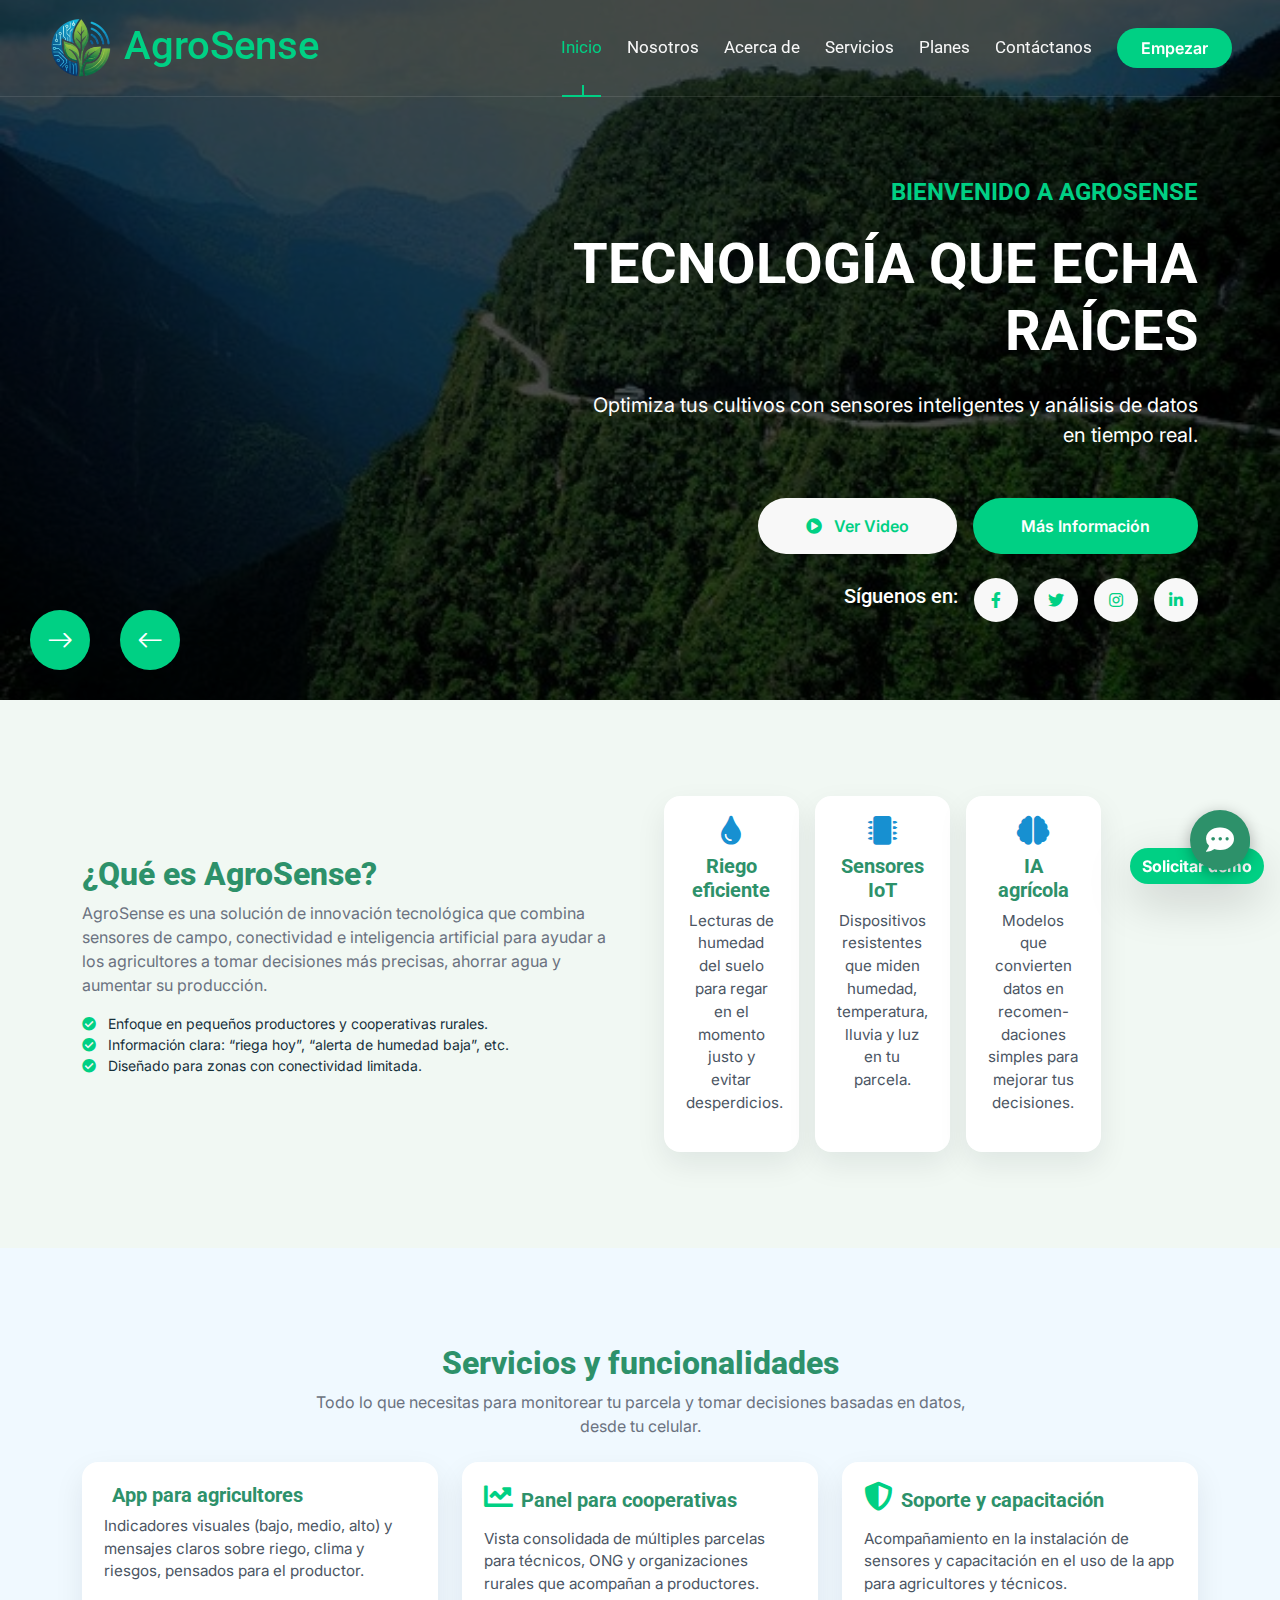
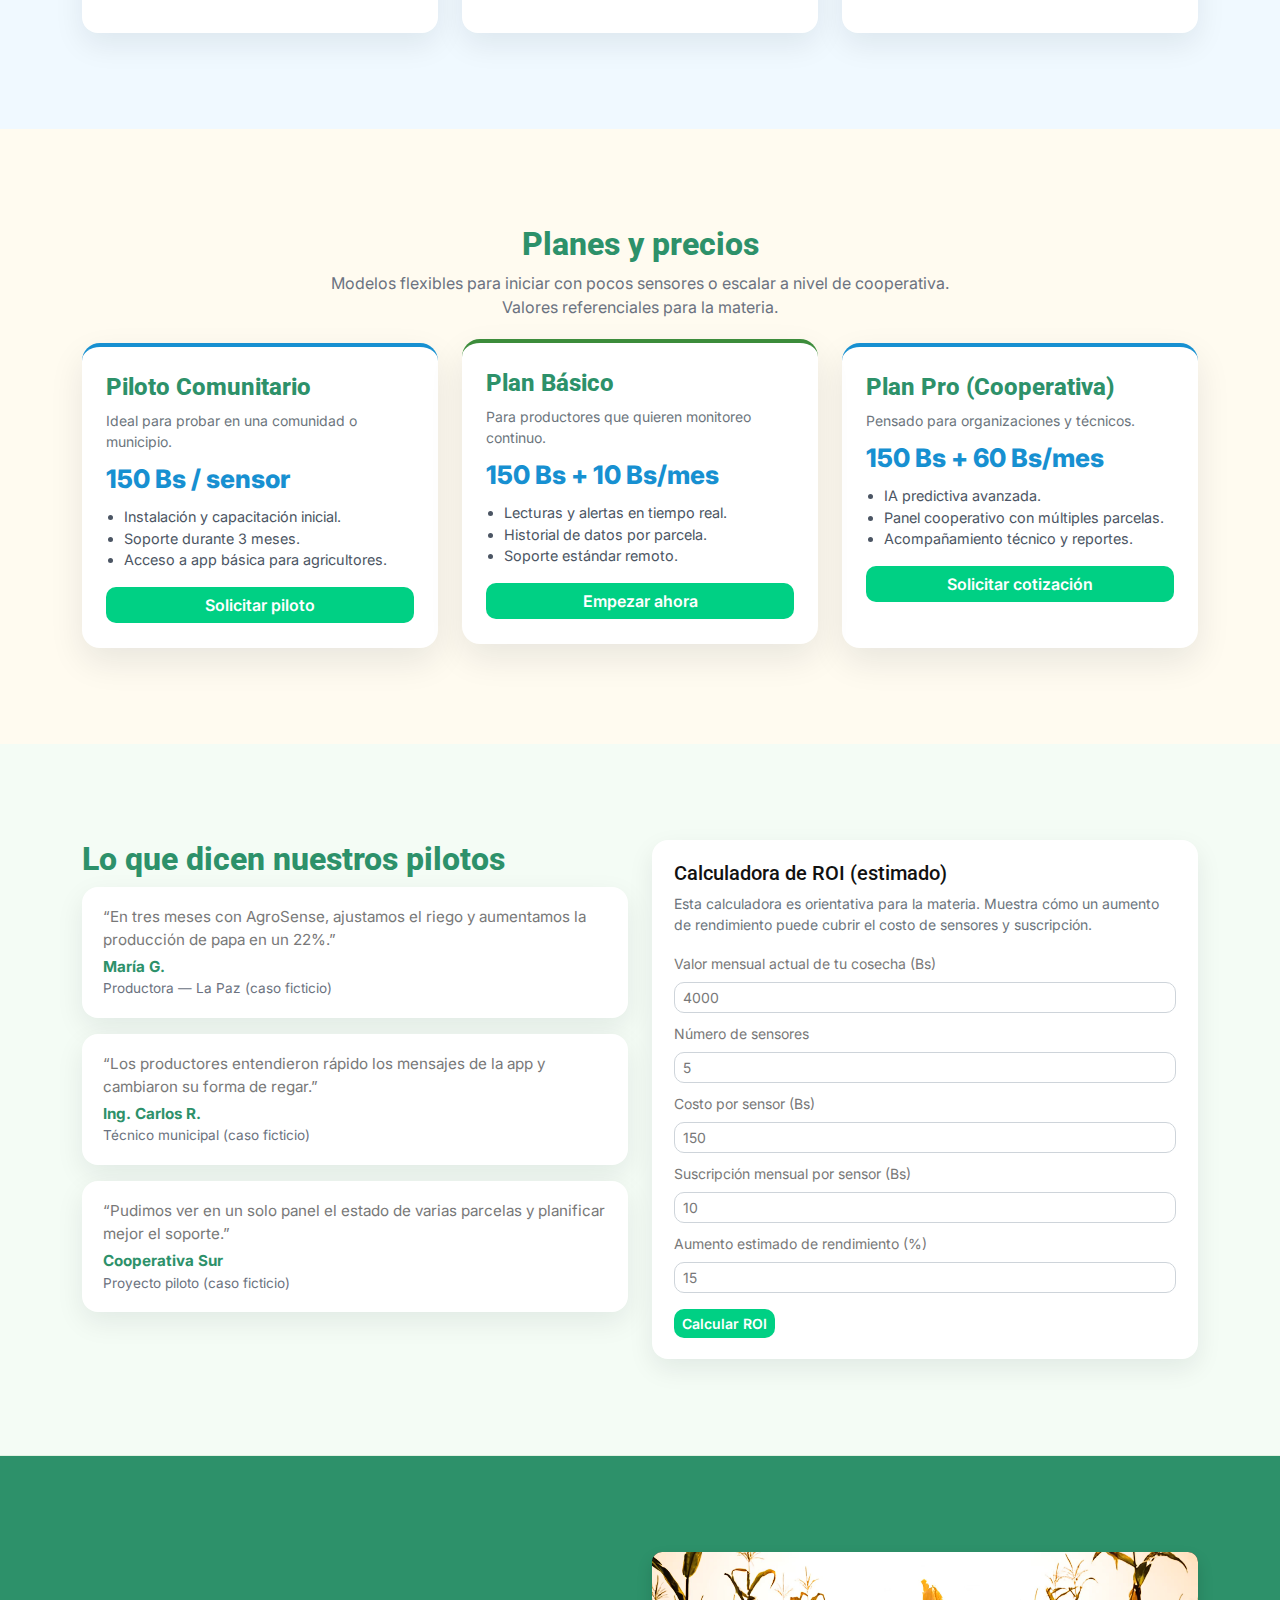
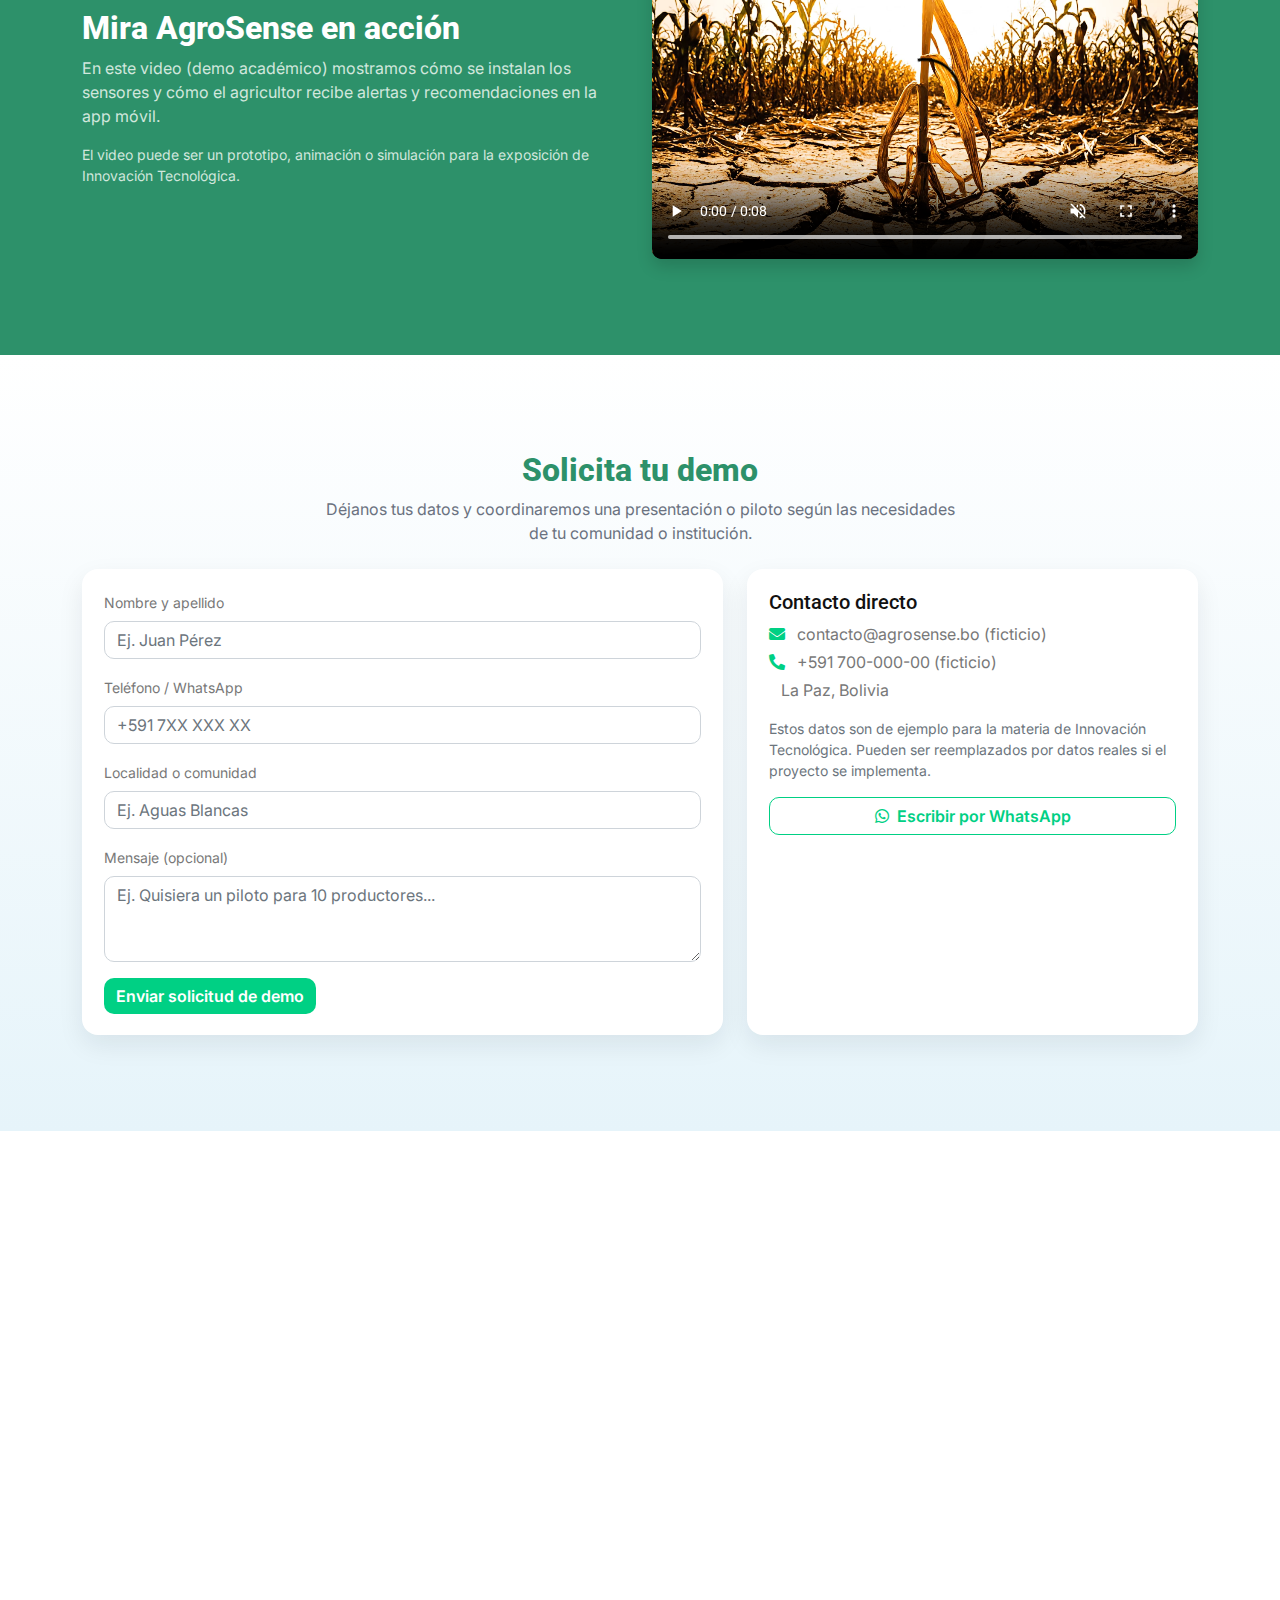
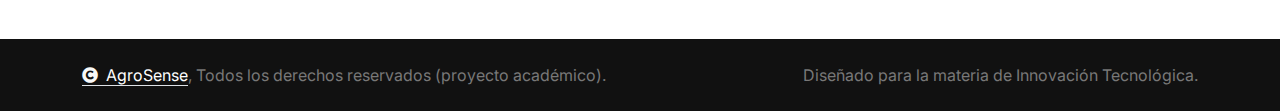
<file: index.html>
<!DOCTYPE html>
<html lang="es">

<head>
    <meta charset="utf-8">
    <title>AgroSense - Sensores e IA para la agricultura</title>
    <meta content="width=device-width, initial-scale=1.0" name="viewport">
    <meta name="keywords" content="AgroSense, sensores agrícolas, riego inteligente, IoT agricultura, IA agrícola">
    <meta name="description" content="AgroSense combina sensores IoT e inteligencia artificial para ayudar a pequeños productores y cooperativas a tomar mejores decisiones de riego y manejo de cultivos.">

    <!-- Google Web Fonts -->
    <link rel="preconnect" href="https://fonts.googleapis.com">
    <link rel="preconnect" href="https://fonts.gstatic.com" crossorigin>
    <link href="https://fonts.googleapis.com/css2?family=Inter:wght@100..900&family=Roboto:wght@400;500;700;900&display=swap" rel="stylesheet">

    <!-- Icon Font Stylesheet -->
    <link rel="stylesheet" href="https://use.fontawesome.com/releases/v5.15.4/css/all.css" />
    <link href="https://cdn.jsdelivr.net/npm/bootstrap-icons@1.4.1/font/bootstrap-icons.css" rel="stylesheet">

    <!-- Libraries Stylesheet -->
    <link rel="stylesheet" href="lib/animate/animate.min.css" />
    <link href="lib/lightbox/css/lightbox.min.css" rel="stylesheet">
    <link href="lib/owlcarousel/assets/owl.carousel.min.css" rel="stylesheet">

    <!-- Customized Bootstrap Stylesheet -->
    <link href="css/bootstrap.min.css" rel="stylesheet">

    <!-- Template Stylesheet -->
    <link href="css/style.css" rel="stylesheet">

    <!-- Estilos propios para AgroSense -->
    <style>
        :root {
            --agro-primary: #1790D1;
            --agro-secondary: #3C8C3B;
            --agro-text-dark: #2d916a;
            /* Nuevos colores de fondo */
            --bg-nature: #f1f8f3;  /* Verde muy suave */
            --bg-tech: #f0f9ff;    /* Azul muy suave */
            --bg-soil: #fffbf0;    /* Beige tierra suave */
        }

        body {
            font-family: "Inter", system-ui, -apple-system, "Segoe UI", Roboto, sans-serif;
        }

        /* CLASES DE FONDO NUEVAS */
        .bg-nature { background-color: var(--bg-nature) !important; }
        .bg-tech { background-color: var(--bg-tech) !important; }
        .bg-soil { background-color: var(--bg-soil) !important; }
        
        .bg-dark-agro { 
            background-color: var(--agro-text-dark) !important; 
            color: #fff !important;
        }

        /* Ajustes de texto para el fondo oscuro */
        .bg-dark-agro .agro-section-title { color: #fff !important; }
        .bg-dark-agro .agro-section-subtitle { color: #d1e7dd !important; }
        .bg-dark-agro .text-muted { color: #a3cfbb !important; }

        /* Estilos de tarjetas existentes... */
        .agro-section-title {
            font-size: 2rem;
            font-weight: 800;
            color: var(--agro-text-dark);
            margin-bottom: .5rem;
        }

        .agro-section-subtitle {
            color: #6b7280;
            max-width: 650px;
        }

        .agro-feature-card {
            background: #ffffff;
            border-radius: 16px;
            padding: 1.3rem 1.4rem;
            box-shadow: 0 12px 30px rgba(15, 23, 42, 0.08);
            height: 100%;
        }

        .agro-feature-card i {
            font-size: 1.8rem;
            margin-bottom: .5rem;
            color: var(--agro-primary);
        }

        .agro-feature-card h5 {
            font-weight: 700;
            color: var(--agro-text-dark);
        }

        .agro-feature-card p {
            font-size: .95rem;
            color: #4b5563;
        }

        .agro-pricing-card {
            background: #ffffff;
            border-radius: 18px;
            padding: 1.6rem 1.5rem;
            box-shadow: 0 14px 35px rgba(15, 23, 42, 0.09);
            border-top: 4px solid var(--agro-primary);
            height: 100%;
        }

        .agro-pricing-card.highlight {
            border-top-color: var(--agro-secondary);
            transform: translateY(-4px);
        }

        .agro-pricing-card h4 {
            font-weight: 800;
            color: var(--agro-text-dark);
        }

        .agro-pricing-price {
            font-size: 1.6rem;
            font-weight: 800;
            color: var(--agro-primary);
        }

        .agro-pricing-card ul {
            padding-left: 1.1rem;
            font-size: .9rem;
            color: #4b5563;
        }

        .agro-testimonial-card {
            background: #ffffff;
            border-radius: 16px;
            padding: 1.2rem 1.3rem;
            box-shadow: 0 10px 28px rgba(15, 23, 42, 0.08);
            font-size: .95rem;
        }

        .agro-testimonial-name {
            font-weight: 700;
            color: var(--agro-text-dark);
        }

        .agro-testimonial-role {
            font-size: .85rem;
            color: #6b7280;
        }

        .agro-roi-card,
        .agro-contact-card {
            background: #ffffff;
            border-radius: 16px;
            padding: 1.3rem 1.4rem;
            box-shadow: 0 10px 26px rgba(15, 23, 42, 0.08);
        }

        #roiResult {
            background: linear-gradient(135deg, var(--agro-primary), var(--agro-secondary));
            border-radius: 12px;
            color: #fff;
            padding: .9rem 1rem;
            font-size: .9rem;
            font-weight: 600;
            margin-top: .8rem;
        }

        .sticky-cta {
            position: fixed;
            right: 1rem;
            bottom: 1rem;
            z-index: 999;
        }

        .sticky-cta .btn {
            border-radius: 999px;
            font-weight: 700;
        }


        /* --- BARRA DE NAVEGACIÓN AGROSENSE (SCROLL) --- */

        /* 1. Al bajar (scroll), el fondo cambia a Verde Oscuro en lugar de blanco */
        .sticky-top.navbar-light {
            background-color: var(--agro-text-dark) !important;
            box-shadow: 0 4px 15px rgba(0, 0, 0, 0.1); /* Sombra suave */
        }

        /* 2. Al bajar, el color de las letras cambia a Blanco para que se lean bien */
        .sticky-top.navbar-light .navbar-nav .nav-link {
            color: #ffffff !important;
            font-weight: 500;
        }

        /* 3. Efecto Hover (pasar el mouse) al bajar: Verde Claro brillante */
        .sticky-top.navbar-light .navbar-nav .nav-link:hover,
        .sticky-top.navbar-light .navbar-nav .nav-link.active {
            color: #4ade80 !important; /* Un verde luz muy legible sobre fondo oscuro */
        }

        /* 4. Ajuste para el botón de menú en celulares (Hamburguesa) */
        .sticky-top.navbar-light .navbar-toggler {
            color: #fff !important;
            border-color: rgba(255,255,255,0.5) !important;
        }

        /* (Opcional) Asegura que el logo se vea bien si es transparente */
        .sticky-top.navbar-light .navbar-brand h1 {
            color: #fff !important; /* Texto del logo en blanco si fuera texto */
        }
    </style>
</head>

<body>

    <!-- Spinner Start -->
    <div id="spinner" class="show bg-white position-fixed translate-middle w-100 vh-100 top-50 start-50 d-flex align-items-center justify-content-center">
        <div class="spinner-border text-primary" style="width: 3rem; height: 3rem;" role="status">
            <span class="sr-only">Loading...</span>
        </div>
    </div>
    <!-- Spinner End -->

    <!-- Topbar Start (comentado)
    ...
    -->

    <!-- Navbar & Hero Start -->
    <div class="container-fluid position-relative p-0">
        <nav class="navbar navbar-expand-lg navbar-light px-4 px-lg-5 py-3 py-lg-0">
            <a href="index.html" class="navbar-brand p-0">
                <h1 class="text-primary mb-0">
                    <img src="img/logo_a.png" alt="logo"> AgroSense
                </h1>
            </a>
            <button class="navbar-toggler" type="button" data-bs-toggle="collapse" data-bs-target="#navbarCollapse">
                <span class="fa fa-bars"></span>
            </button>
            <div class="collapse navbar-collapse" id="navbarCollapse">
                <div class="navbar-nav ms-auto py-0">
                    <a href="index.html" class="nav-item nav-link active">Inicio</a>
                    <a href="nosotros.html"  class="nav-item nav-link">Nosotros</a>
                    <a href="#acerca" class="nav-item nav-link">Acerca de</a>
                    <a href="#servicios" class="nav-item nav-link">Servicios</a>
                    <a href="#planes" class="nav-item nav-link">Planes</a>
                    <a href="#contacto" class="nav-item nav-link">Contáctanos</a>
                </div>
                <a href="demo.html" class="btn btn-primary rounded-pill py-2 px-4 my-3 my-lg-0 flex-shrink-0">Empezar</a>
            </div>
        </nav>

        <!-- Carousel Start -->
        <div class="header-carousel owl-carousel">
            <div class="header-carousel-item">
                <img src="img/yungas.jpg" class="img-fluid w-100" alt="Image">
                <div class="carousel-caption">
                    <div class="container">
                        <div class="row gy-0 gx-5">
                            <div class="col-lg-0 col-xl-5"></div>
                            <div class="col-xl-7 animated fadeInLeft">
                                <div class="text-sm-center text-md-end">
                                    <h4 class="text-primary text-uppercase fw-bold mb-4">Bienvenido a AgroSense</h4>
                                    <h1 class="display-4 text-uppercase text-white mb-4">Tecnología que echa raíces</h1>
                                    <p class="mb-5 fs-5">Optimiza tus cultivos con sensores inteligentes y análisis de datos en tiempo real.
                                    </p>
                                    <div class="d-flex justify-content-center justify-content-md-end flex-shrink-0 mb-4">
                                        <a class="btn btn-light rounded-pill py-3 px-4 px-md-5 me-2" href="#video"><i class="fas fa-play-circle me-2"></i> Ver Video</a>
                                        <a class="btn btn-primary rounded-pill py-3 px-4 px-md-5 ms-2" href="#servicios">Más Información</a>
                                    </div>
                                    <div class="d-flex align-items-center justify-content-center justify-content-md-end">
                                        <h2 class="text-white me-2 fs-5">Síguenos en:</h2>
                                        <div class="d-flex justify-content-end ms-2">
                                            <a class="btn btn-md-square btn-light rounded-circle me-2" href="#"><i class="fab fa-facebook-f"></i></a>
                                            <a class="btn btn-md-square btn-light rounded-circle mx-2" href="#"><i class="fab fa-twitter"></i></a>
                                            <a class="btn btn-md-square btn-light rounded-circle mx-2" href="#"><i class="fab fa-instagram"></i></a>
                                            <a class="btn btn-md-square btn-light rounded-circle ms-2" href="#"><i class="fab fa-linkedin-in"></i></a>
                                        </div>
                                    </div>
                                </div>
                            </div>
                        </div>
                    </div>
                </div>
            </div>
            <div class="header-carousel-item">
                <img src="img/yungas_m.jpg" class="img-fluid w-100" alt="Image">
                <div class="carousel-caption">
                    <div class="container">
                        <div class="row g-5">
                            <div class="col-12 animated fadeInUp">
                                <div class="text-center">
                                    <h4 class="text-primary text-uppercase fw-bold mb-4">Bienvenido a AgroSense</h4>
                                    <h1 class="display-4 text-uppercase text-white mb-4">Tecnología que echa raíces</h1>
                                    <p class="mb-5 fs-5">Lleva la precisión de los datos a cada decisión en tu parcela: riego, fertilización y prevención de riesgos.
                                    </p>
                                    <div class="d-flex justify-content-center flex-shrink-0 mb-4">
                                        <a class="btn btn-light rounded-pill py-3 px-4 px-md-5 me-2" href="#video"><i class="fas fa-play-circle me-2"></i> Ver Video</a>
                                        <a class="btn btn-primary rounded-pill py-3 px-4 px-md-5 ms-2" href="#planes">Ver Planes</a>
                                    </div>
                                    <div class="d-flex align-items-center justify-content-center">
                                        <h2 class="text-white me-2 fs-5">Síguenos en:</h2>
                                        <div class="d-flex justify-content-end ms-2">
                                            <a class="btn btn-md-square btn-light rounded-circle me-2" href="#"><i class="fab fa-facebook-f"></i></a>
                                            <a class="btn btn-md-square btn-light rounded-circle mx-2" href="#"><i class="fab fa-twitter"></i></a>
                                            <a class="btn btn-md-square btn-light rounded-circle mx-2" href="#"><i class="fab fa-instagram"></i></a>
                                            <a class="btn btn-md-square btn-light rounded-circle ms-2" href="#"><i class="fab fa-linkedin-in"></i></a>
                                        </div>
                                    </div>
                                </div>
                            </div>
                        </div>
                    </div>
                </div>
            </div>
        </div>
        <!-- Carousel End -->
    </div>
    <!-- Navbar & Hero End -->

    <!-- Sticky CTA -->
    <div class="sticky-cta d-none d-md-block">
        <a href="#contacto" class="btn btn-primary shadow-lg">Solicitar demo</a>
    </div>

    <!-- =================== CONTENIDO AGROSENSE =================== -->
    <main>

        <!-- Acerca de / Beneficios -->
        <section id="acerca" class="container-fluid about py-5 bg-nature">
            <div class="container py-5">
                <div class="row g-5 align-items-center">
                    <div class="col-xl-6 wow fadeInLeft" data-wow-delay="0.2s">
                        <h2 class="agro-section-title">¿Qué es AgroSense?</h2>
                        <p class="agro-section-subtitle">
                            AgroSense es una solución de innovación tecnológica que combina sensores de campo, conectividad e inteligencia artificial
                            para ayudar a los agricultores a tomar decisiones más precisas, ahorrar agua y aumentar su producción.
                        </p>
                        <ul class="list-unstyled mt-3 text-secondary small">
                            <li><i class="fas fa-check-circle text-primary me-2"></i> Enfoque en pequeños productores y cooperativas rurales.</li>
                            <li><i class="fas fa-check-circle text-primary me-2"></i> Información clara: “riega hoy”, “alerta de humedad baja”, etc.</li>
                            <li><i class="fas fa-check-circle text-primary me-2"></i> Diseñado para zonas con conectividad limitada.</li>
                        </ul>
                    </div>
                    <div class="col-xl-5 wow fadeInRight" data-wow-delay="0.2s">
                        <div class="row g-3">
                            <div class="col-md-4">
                                <div class="agro-feature-card text-center h-100">
                                    <i class="fas fa-tint"></i>
                                    <h5>Riego eficiente</h5>
                                    <p>Lecturas de humedad del suelo para regar en el momento justo y evitar desperdicios.</p>
                                </div>
                            </div>
                            <div class="col-md-4">
                                <div class="agro-feature-card text-center h-100">
                                    <i class="fas fa-microchip"></i>
                                    <h5>Sensores IoT</h5>
                                    <p>Dispositivos resistentes que miden humedad, temperatura, lluvia y luz en tu parcela.</p>
                                </div>
                            </div>
                            <div class="col-md-4">
                                <div class="agro-feature-card text-center h-100">
                                    <i class="fas fa-brain"></i>
                                    <h5>IA agrícola</h5>
                                    <p>Modelos que convierten datos en recomen- daciones simples para mejorar tus decisiones.</p>
                                </div>
                            </div>
                        </div>
                    </div>
                </div>
            </div>
        </section>

        <!-- Servicios / Funcionalidades -->
        <section id="servicios" class="container-fluid py-5 bg-tech">
            <div class="container py-5">
                <div class="text-center mb-4">
                    <h2 class="agro-section-title">Servicios y funcionalidades</h2>
                    <p class="agro-section-subtitle mx-auto">
                        Todo lo que necesitas para monitorear tu parcela y tomar decisiones basadas en datos, desde tu celular.
                    </p>
                </div>
                <div class="row g-4">
                    <div class="col-md-4">
                        <div class="agro-feature-card h-100">
                            <h5><i class="fas fa-mobile-screen me-2 text-primary"></i>App para agricultores</h5>
                            <p>Indicadores visuales (bajo, medio, alto) y mensajes claros sobre riego, clima y riesgos, pensados para el productor.</p>
                        </div>
                    </div>
                    <div class="col-md-4">
                        <div class="agro-feature-card h-100">
                            <h5><i class="fas fa-chart-line me-2 text-primary"></i>Panel para cooperativas</h5>
                            <p>Vista consolidada de múltiples parcelas para técnicos, ONG y organizaciones rurales que acompañan a productores.</p>
                        </div>
                    </div>
                    <div class="col-md-4">
                        <div class="agro-feature-card h-100">
                            <h5><i class="fas fa-shield-alt me-2 text-primary"></i>Soporte y capacitación</h5>
                            <p>Acompañamiento en la instalación de sensores y capacitación en el uso de la app para agricultores y técnicos.</p>
                        </div>
                    </div>
                </div>
            </div>
        </section>

        <!-- Planes y precios -->
        <section id="planes" class="container-fluid py-5 bg-soil">
            <div class="container py-5">
                <div class="text-center mb-4">
                    <h2 class="agro-section-title">Planes y precios</h2>
                    <p class="agro-section-subtitle mx-auto">
                        Modelos flexibles para iniciar con pocos sensores o escalar a nivel de cooperativa. Valores referenciales para la materia.
                    </p>
                </div>
                <div class="row g-4">
                    <div class="col-md-4">
                        <div class="agro-pricing-card h-100">
                            <h4>Piloto Comunitario</h4>
                            <p class="text-muted small mb-2">Ideal para probar en una comunidad o municipio.</p>
                            <div class="agro-pricing-price">150 Bs / sensor</div>
                            <ul class="mt-2 mb-3">
                                <li>Instalación y capacitación inicial.</li>
                                <li>Soporte durante 3 meses.</li>
                                <li>Acceso a app básica para agricultores.</li>
                            </ul>
                            <button class="btn btn-primary w-100" onclick="scrollToContacto()">Solicitar piloto</button>
                        </div>
                    </div>
                    <div class="col-md-4">
                        <div class="agro-pricing-card highlight h-100">
                            <h4>Plan Básico</h4>
                            <p class="text-muted small mb-2">Para productores que quieren monitoreo continuo.</p>
                            <div class="agro-pricing-price">150 Bs + 10 Bs/mes</div>
                            <ul class="mt-2 mb-3">
                                <li>Lecturas y alertas en tiempo real.</li>
                                <li>Historial de datos por parcela.</li>
                                <li>Soporte estándar remoto.</li>
                            </ul>
                            <button class="btn btn-primary w-100" onclick="scrollToContacto()">Empezar ahora</button>
                        </div>
                    </div>
                    <div class="col-md-4">
                        <div class="agro-pricing-card h-100">
                            <h4>Plan Pro (Cooperativa)</h4>
                            <p class="text-muted small mb-2">Pensado para organizaciones y técnicos.</p>
                            <div class="agro-pricing-price">150 Bs + 60 Bs/mes</div>
                            <ul class="mt-2 mb-3">
                                <li>IA predictiva avanzada.</li>
                                <li>Panel cooperativo con múltiples parcelas.</li>
                                <li>Acompañamiento técnico y reportes.</li>
                            </ul>
                            <button class="btn btn-primary w-100" onclick="scrollToContacto()">Solicitar cotización</button>
                        </div>
                    </div>
                </div>
            </div>
        </section>

        <!-- Testimonios + ROI -->
        <section class="container-fluid py-5 bg-agro-fresh">
            <div class="container py-5">
                <div class="row g-4 align-items-start">
                    <div class="col-lg-6">
                        <h2 class="agro-section-title">Lo que dicen nuestros pilotos</h2>
                        <div class="agro-testimonial-card mb-3">
                            <p class="mb-1">“En tres meses con AgroSense, ajustamos el riego y aumentamos la producción de papa en un 22%.”</p>
                            <div class="agro-testimonial-name">María G.</div>
                            <div class="agro-testimonial-role">Productora — La Paz (caso ficticio)</div>
                        </div>
                        <div class="agro-testimonial-card mb-3">
                            <p class="mb-1">“Los productores entendieron rápido los mensajes de la app y cambiaron su forma de regar.”</p>
                            <div class="agro-testimonial-name">Ing. Carlos R.</div>
                            <div class="agro-testimonial-role">Técnico municipal (caso ficticio)</div>
                        </div>
                        <div class="agro-testimonial-card">
                            <p class="mb-1">“Pudimos ver en un solo panel el estado de varias parcelas y planificar mejor el soporte.”</p>
                            <div class="agro-testimonial-name">Cooperativa Sur</div>
                            <div class="agro-testimonial-role">Proyecto piloto (caso ficticio)</div>
                        </div>
                    </div>
                    <div class="col-lg-6">
                        <div class="agro-roi-card">
                            <h5 class="mb-2">Calculadora de ROI (estimado)</h5>
                            <p class="text-muted small mb-3">
                                Esta calculadora es orientativa para la materia. Muestra cómo un aumento de rendimiento puede cubrir el costo de sensores y suscripción.
                            </p>

                            <div class="mb-2">
                                <label for="yield" class="form-label small">Valor mensual actual de tu cosecha (Bs)</label>
                                <input type="number" id="yield" class="form-control form-control-sm" value="4000">
                            </div>
                            <div class="mb-2">
                                <label for="sensors" class="form-label small">Número de sensores</label>
                                <input type="number" id="sensors" class="form-control form-control-sm" value="5">
                            </div>
                            <div class="mb-2">
                                <label for="sensorCost" class="form-label small">Costo por sensor (Bs)</label>
                                <input type="number" id="sensorCost" class="form-control form-control-sm" value="150">
                            </div>
                            <div class="mb-2">
                                <label for="monthlyFee" class="form-label small">Suscripción mensual por sensor (Bs)</label>
                                <input type="number" id="monthlyFee" class="form-control form-control-sm" value="10">
                            </div>
                            <div class="mb-2">
                                <label for="expectedIncrease" class="form-label small">Aumento estimado de rendimiento (%)</label>
                                <input type="number" id="expectedIncrease" class="form-control form-control-sm" value="15">
                            </div>

                            <button class="btn btn-primary btn-sm mt-2" onclick="calculateROI()">Calcular ROI</button>
                            <div id="roiResult" class="mt-3" style="display:none;"></div>
                        </div>
                    </div>
                </div>
            </div>
        </section>

        <!-- Video demo -->
        <section id="video" class="container-fluid py-5 bg-agro-dark">
            <div class="container py-5">
                <div class="row g-4 align-items-center">
                    <div class="col-lg-6">
                        <h2 class="agro-section-title">Mira AgroSense en acción</h2>
                        <p class="agro-section-subtitle">
                            En este video (demo académico) mostramos cómo se instalan los sensores y cómo el agricultor
                            recibe alertas y recomendaciones en la app móvil.
                        </p>
                        <p class="text-muted small">
                            El video puede ser un prototipo, animación o simulación para la exposición de Innovación Tecnológica.
                        </p>
                    </div>
                    <div class="col-lg-6">
                        <div class="ratio ratio-16x9 rounded-3 shadow" style="background-color: #000; overflow: hidden;">
                            
                            <video controls autoplay muted loop playsinline style="width: 100%; height: 100%; object-fit: cover;">
                                <source src="video/Video_Startup.mp4" type="video/mp4">
                                
                                Tu navegador no soporta la reproducción de videos.
                            </video>

                        </div>
                    </div>

                    
                </div>
            </div>
        </section>

        <!-- Contacto -->
        <section id="contacto" class="container-fluid py-5 bg-agro-gradient">
            <div class="container py-5">
                <div class="text-center mb-4">
                    <h2 class="agro-section-title">Solicita tu demo</h2>
                    <p class="agro-section-subtitle mx-auto">
                        Déjanos tus datos y coordinaremos una presentación o piloto según las necesidades de tu comunidad o institución.
                    </p>
                </div>
                <div class="row g-4">
                    <div class="col-md-7">
                        <div class="agro-contact-card">
                            <form onsubmit="sendDemo(event)">
                                <div class="mb-3">
                                    <label class="form-label small">Nombre y apellido</label>
                                    <input type="text" id="fName" class="form-control" required placeholder="Ej. Juan Pérez">
                                </div>
                                <div class="mb-3">
                                    <label class="form-label small">Teléfono / WhatsApp</label>
                                    <input type="text" id="fPhone" class="form-control" required placeholder="+591 7XX XXX XX">
                                </div>
                                <div class="mb-3">
                                    <label class="form-label small">Localidad o comunidad</label>
                                    <input type="text" id="fPlace" class="form-control" placeholder="Ej. Aguas Blancas">
                                </div>
                                <div class="mb-3">
                                    <label class="form-label small">Mensaje (opcional)</label>
                                    <textarea id="fMsg" class="form-control" rows="3" placeholder="Ej. Quisiera un piloto para 10 productores..."></textarea>
                                </div>
                                <button type="submit" class="btn btn-primary">Enviar solicitud de demo</button>
                            </form>
                        </div>
                    </div>
                    <div class="col-md-5">
                        <div class="agro-contact-card h-100">
                            <h5 class="mb-2">Contacto directo</h5>
                            <p class="mb-1"><i class="fas fa-envelope text-primary me-2"></i> contacto@agrosense.bo (ficticio)</p>
                            <p class="mb-1"><i class="fas fa-phone-alt text-primary me-2"></i> +591 700-000-00 (ficticio)</p>
                            <p class="mb-3"><i class="fas fa-location-dot text-primary me-2"></i> La Paz, Bolivia</p>
                            <p class="text-muted small mb-3">
                                Estos datos son de ejemplo para la materia de Innovación Tecnológica.
                                Pueden ser reemplazados por datos reales si el proyecto se implementa.
                            </p>
                            <a href="https://wa.me/59170000000?text=Hola%20AgroSense,%20quiero%20una%20demo" target="_blank" class="btn btn-outline-primary w-100">
                                <i class="fab fa-whatsapp me-2"></i>Escribir por WhatsApp
                            </a>
                        </div>
                    </div>
                </div>
            </div>
        </section>

    </main>
    <!-- =================== FIN CONTENIDO AGROSENSE =================== -->

    <!-- Footer Start -->
    <div class="container-fluid footer py-5 wow fadeIn" data-wow-delay="0.2s">
        <div class="container py-5 border-start-0 border-end-0" style="border: 1px solid; border-color: rgb(255, 255, 255, 0.08);">
            <div class="row g-5">
                <div class="col-md-6 col-lg-6 col-xl-4">
                    <div class="footer-item">
                        <a href="index.html" class="p-0">
                            <h4 class="text-white"><i class="fas fa-seedling me-3"></i>AgroSense</h4>
                        </a>
                        <p class="mb-4">
                            Plataforma académica de innovación tecnológica para demostrar cómo los sensores e IA pueden ayudar a los agricultores a tomar mejores decisiones.
                        </p>
                        <div class="d-flex">
                            <a href="#" class="bg-primary d-flex rounded align-items-center py-2 px-3 me-2">
                                <i class="fas fa-apple-alt text-white"></i>
                                <div class="ms-3">
                                    <small class="text-white">Próximamente en</small>
                                    <h6 class="text-white">App Store</h6>
                                </div>
                            </a>
                            <a href="#" class="bg-dark d-flex rounded align-items-center py-2 px-3 ms-2">
                                <i class="fas fa-play text-primary"></i>
                                <div class="ms-3">
                                    <small class="text-white">Próximamente en</small>
                                    <h6 class="text-white">Google Play</h6>
                                </div>
                            </a>
                        </div>
                    </div>
                </div>
                <div class="col-md-6 col-lg-6 col-xl-2">
                    <div class="footer-item">
                        <h4 class="text-white mb-4">Enlaces</h4>
                        <a href="#acerca"><i class="fas fa-angle-right me-2"></i> Acerca de</a>
                        <a href="#servicios"><i class="fas fa-angle-right me-2"></i> Servicios</a>
                        <a href="#planes"><i class="fas fa-angle-right me-2"></i> Planes</a>
                        <a href="#video"><i class="fas fa-angle-right me-2"></i> Video demo</a>
                        <a href="#contacto"><i class="fas fa-angle-right me-2"></i> Contacto</a>
                    </div>
                </div>
                <div class="col-md-6 col-lg-6 col-xl-3">
                    <div class="footer-item">
                        <h4 class="text-white mb-4">Soporte</h4>
                        <a href="#"><i class="fas fa-angle-right me-2"></i> Política de privacidad</a>
                        <a href="#"><i class="fas fa-angle-right me-2"></i> Términos y condiciones</a>
                        <a href="#"><i class="fas fa-angle-right me-2"></i> Preguntas frecuentes</a>
                        <a href="#"><i class="fas fa-angle-right me-2"></i> Manual de usuario</a>
                    </div>
                </div>
                <div class="col-md-6 col-lg-6 col-xl-3">
                    <div class="footer-item">
                        <h4 class="text-white mb-4">Contacto Info</h4>
                        <div class="d-flex align-items-center">
                            <i class="fas fa-map-marker-alt text-primary me-3"></i>
                            <p class="text-white mb-0">Calle de ejemplo 123, La Paz</p>
                        </div>
                        <div class="d-flex align-items-center">
                            <i class="fas fa-envelope text-primary me-3"></i>
                            <p class="text-white mb-0">contacto@agrosense.bo</p>
                        </div>
                        <div class="d-flex align-items-center">
                            <i class="fa fa-phone-alt text-primary me-3"></i>
                            <p class="text-white mb-0">(+591) 700-000-00</p>
                        </div>
                        <div class="d-flex align-items-center mb-4">
                            <i class="fab fa-firefox-browser text-primary me-3"></i>
                            <p class="text-white mb-0">www.agrosense.bo</p>
                        </div>
                        <div class="d-flex">
                            <a class="btn btn-primary btn-sm-square rounded-circle me-3" href="#"><i class="fab fa-facebook-f text-white"></i></a>
                            <a class="btn btn-primary btn-sm-square rounded-circle me-3" href="#"><i class="fab fa-twitter text-white"></i></a>
                            <a class="btn btn-primary btn-sm-square rounded-circle me-3" href="#"><i class="fab fa-instagram text-white"></i></a>
                            <a class="btn btn-primary btn-sm-square rounded-circle me-0" href="#"><i class="fab fa-linkedin-in text-white"></i></a>
                        </div>
                    </div>
                </div>
            </div>
        </div>
    </div> <!-- Footer End -->

    <!-- Copyright Start -->
    <div class="container-fluid copyright py-4">
        <div class="container">
            <div class="row g-4 align-items-center">
                <div class="col-md-6 text-center text-md-start mb-md-0">
                    <span class="text-body"><a href="#" class="border-bottom text-white"><i class="fas fa-copyright text-light me-2"></i>AgroSense</a>, Todos los derechos reservados (proyecto académico).</span>
                </div>
                <div class="col-md-6 text-center text-md-end text-body">
                    Diseñado para la materia de Innovación Tecnológica.
                </div>
            </div>
        </div>
    </div>
    <!-- Copyright End -->

    
    <!-- Back to Top -->
    <a href="#" class="btn btn-primary btn-lg-square rounded-circle back-to-top"><i class="fa fa-arrow-up"></i></a>


    <button class="chat-toggler" onclick="toggleChat()">
    <i class="fas fa-comment-dots"></i>
    </button>

    <div class="chatbot-container" id="chatbot">
        <div class="chat-header">
            <i class="fas fa-robot me-2"></i>
            <h4>Asistente AgroSense</h4>
            <span class="close-btn" onclick="toggleChat()"><i class="fas fa-times"></i></span>
        </div>
        
        <div class="chatbox" id="chatbox">
            <div class="chat-msg bot">
                ¡Hola! Soy el asistente virtual de AgroSense. 🌱<br>
                ¿En qué puedo ayudarte hoy?<br><br>
                Puedes preguntar por: <strong>Precios, Sensores, Instalación o Contacto</strong>.
            </div>
        </div>
        
        <div class="chat-input">
            <input type="text" id="chatInput" placeholder="Escribe tu mensaje..." onkeypress="handleEnter(event)">
            <button onclick="sendMessage()"><i class="fas fa-paper-plane"></i></button>
        </div>
    </div>


    <!-- JavaScript Libraries -->
    <script src="https://ajax.googleapis.com/ajax/libs/jquery/3.6.4/jquery.min.js"></script>
    <script src="https://cdn.jsdelivr.net/npm/bootstrap@5.0.0/dist/js/bootstrap.bundle.min.js"></script>
    <script src="lib/wow/wow.min.js"></script>
    <script src="lib/easing/easing.min.js"></script>
    <script src="lib/waypoints/waypoints.min.js"></script>
    <script src="lib/counterup/counterup.min.js"></script>
    <script src="lib/lightbox/js/lightbox.min.js"></script>
    <script src="lib/owlcarousel/owl.carousel.min.js"></script>

    <!-- Template Javascript -->
    <script src="js/main.js"></script>

    <!-- JS extra para funciones AgroSense -->
    <script>
        function scrollToContacto() {
            document.getElementById('contacto').scrollIntoView({ behavior: 'smooth' });
        }

        function calculateROI() {
            const yieldVal = parseFloat(document.getElementById('yield').value) || 0;
            const sensors = parseFloat(document.getElementById('sensors').value) || 0;
            const sensorCost = parseFloat(document.getElementById('sensorCost').value) || 0;
            const monthlyFee = parseFloat(document.getElementById('monthlyFee').value) || 0;
            const increase = parseFloat(document.getElementById('expectedIncrease').value) || 0;

            const monthlyBenefit = yieldVal * (increase / 100);
            const totalSensorCost = sensors * sensorCost;
            const monthlySubs = sensors * monthlyFee;
            const netMonthlyGain = monthlyBenefit - monthlySubs;

            const res = document.getElementById('roiResult');
            if (netMonthlyGain <= 0) {
                res.style.display = 'block';
                res.innerHTML = "Con los datos ingresados, el retorno no es claro. Ajusta el % de aumento o el número de sensores.";
            } else {
                const monthsToROI = totalSensorCost / netMonthlyGain;
                res.style.display = 'block';
                res.innerHTML = `Beneficio mensual estimado: <strong>${monthlyBenefit.toFixed(2)} Bs</strong><br>
                                 Costo inicial (sensores): <strong>${totalSensorCost.toFixed(2)} Bs</strong><br>
                                 Suscripción mensual total: <strong>${monthlySubs.toFixed(2)} Bs</strong><br>
                                 Retorno estimado en: <strong>${monthsToROI.toFixed(1)} meses</strong>`;
            }
        }

        function sendDemo(e) {
            e.preventDefault();
            const name = document.getElementById('fName').value;
            const phone = document.getElementById('fPhone').value;
            const place = document.getElementById('fPlace').value;
            const msg = document.getElementById('fMsg').value;

            const subject = encodeURIComponent('Solicitud de demo AgroSense - ' + name);
            const body = encodeURIComponent(
                `Nombre: ${name}\nTeléfono: ${phone}\nLocalidad: ${place}\nMensaje: ${msg}`
            );

            window.location.href = `mailto:contacto@agrosense.bo?subject=${subject}&body=${body}`;
            alert("Solicitud generada en tu cliente de correo (modo demo).");
        }
    </script>
    

    <script>
    // Lógica del Chatbot AgroSense
    function toggleChat() {
        document.body.classList.toggle("show-chatbot");
    }

    function handleEnter(e) {
        if (e.key === "Enter") {
            sendMessage();
        }
    }

    function sendMessage() {
        const input = document.getElementById("chatInput");
        const msg = input.value.trim();
        const chatbox = document.getElementById("chatbox");

        if (!msg) return;

        // 1. Agregar mensaje del usuario
        appendMessage(msg, "user");
        input.value = "";

        // 2. Simular "escribiendo..." y respuesta del bot
        setTimeout(() => {
            const botResponse = getBotResponse(msg.toLowerCase());
            appendMessage(botResponse, "bot");
        }, 600);
    }

    function appendMessage(text, sender) {
        const chatbox = document.getElementById("chatbox");
        const div = document.createElement("div");
        div.classList.add("chat-msg", sender);
        div.innerHTML = text; // Usamos innerHTML para permitir saltos de línea <br>
        chatbox.appendChild(div);
        chatbox.scrollTop = chatbox.scrollHeight; // Auto-scroll al final
    }

    // CEREBRO DEL BOT: Aquí configuras las respuestas
    function getBotResponse(input) {
        // Respuestas simples basadas en palabras clave
        if (input.includes("hola") || input.includes("buen")) {
            return "¡Hola! Bienvenido a AgroSense. ¿Te gustaría saber cómo optimizar tu riego?";
        } 
        else if (input.includes("precio") || input.includes("costo") || input.includes("cuanto") || input.includes("plan")) {
            return "Nuestros planes comienzan desde un precio accesible. <br>🔹 Plan Básico: Monitorización simple.<br>🔹 Plan Pro: IA y alertas.<br>¿Te gustaría ver la tabla de precios completa?";
        } 
        else if (input.includes("sensor") || input.includes("equipo") || input.includes("dispositivo")) {
            return "Usamos sensores IoT de humedad, temperatura y pH. Son resistentes al clima y tienen batería de larga duración (2 años). 🔋";
        }
        else if (input.includes("contacto") || input.includes("telefono") || input.includes("ubicacion")) {
            return "Estamos en La Paz, Bolivia. 🇧🇴<br>Puedes llamarnos al +591 6000-0000 o escribirnos a contacto@agrosense.bo";
        }
        else if (input.includes("instala") || input.includes("funciona")) {
            return "¡Es muy fácil! Clavas el sensor en la tierra, escaneas el código QR con nuestra App y listo. Empiezas a recibir datos en 5 minutos. ⏱️";
        }
        else {
            return "Disculpa, no entendí bien tu consulta. 🤔 Intenta escribir 'precios', 'sensores' o 'contacto' para que pueda ayudarte mejor.";
        }
    }
</script>
</body>

</html>
</file>
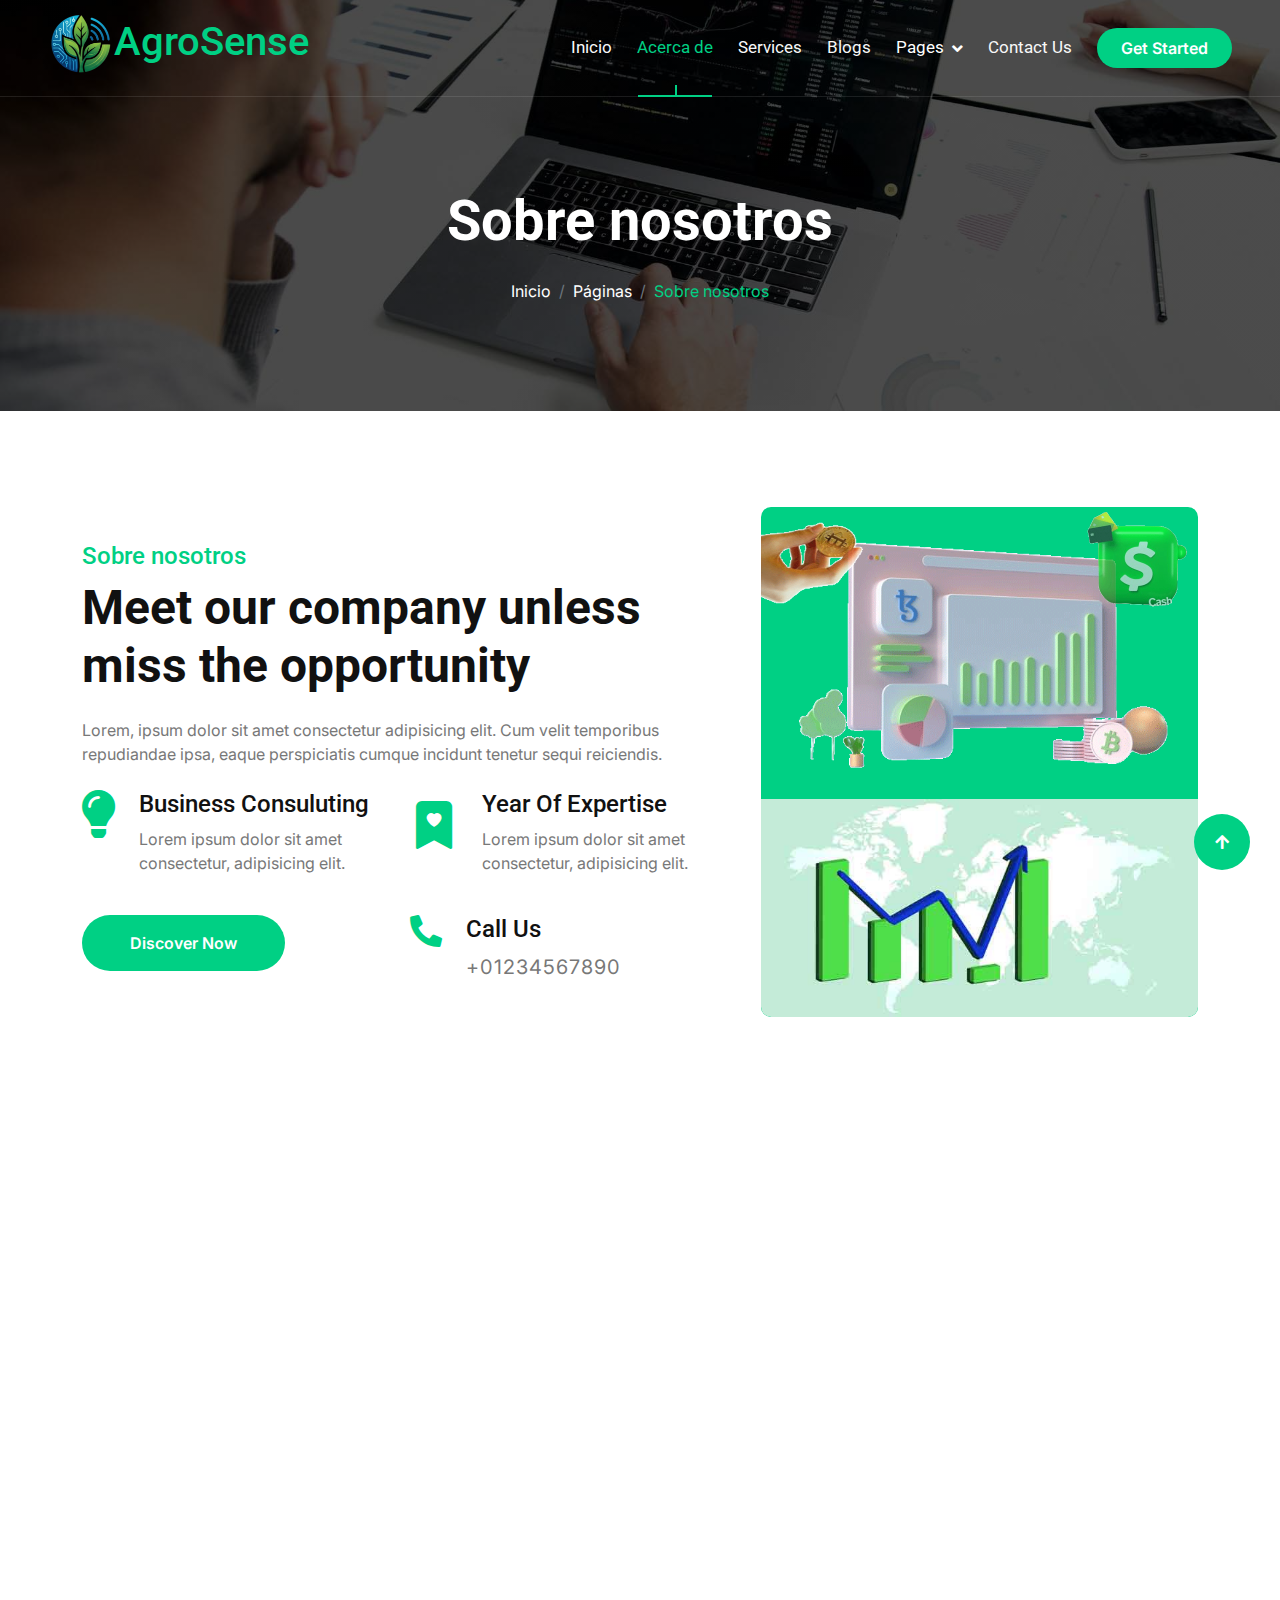
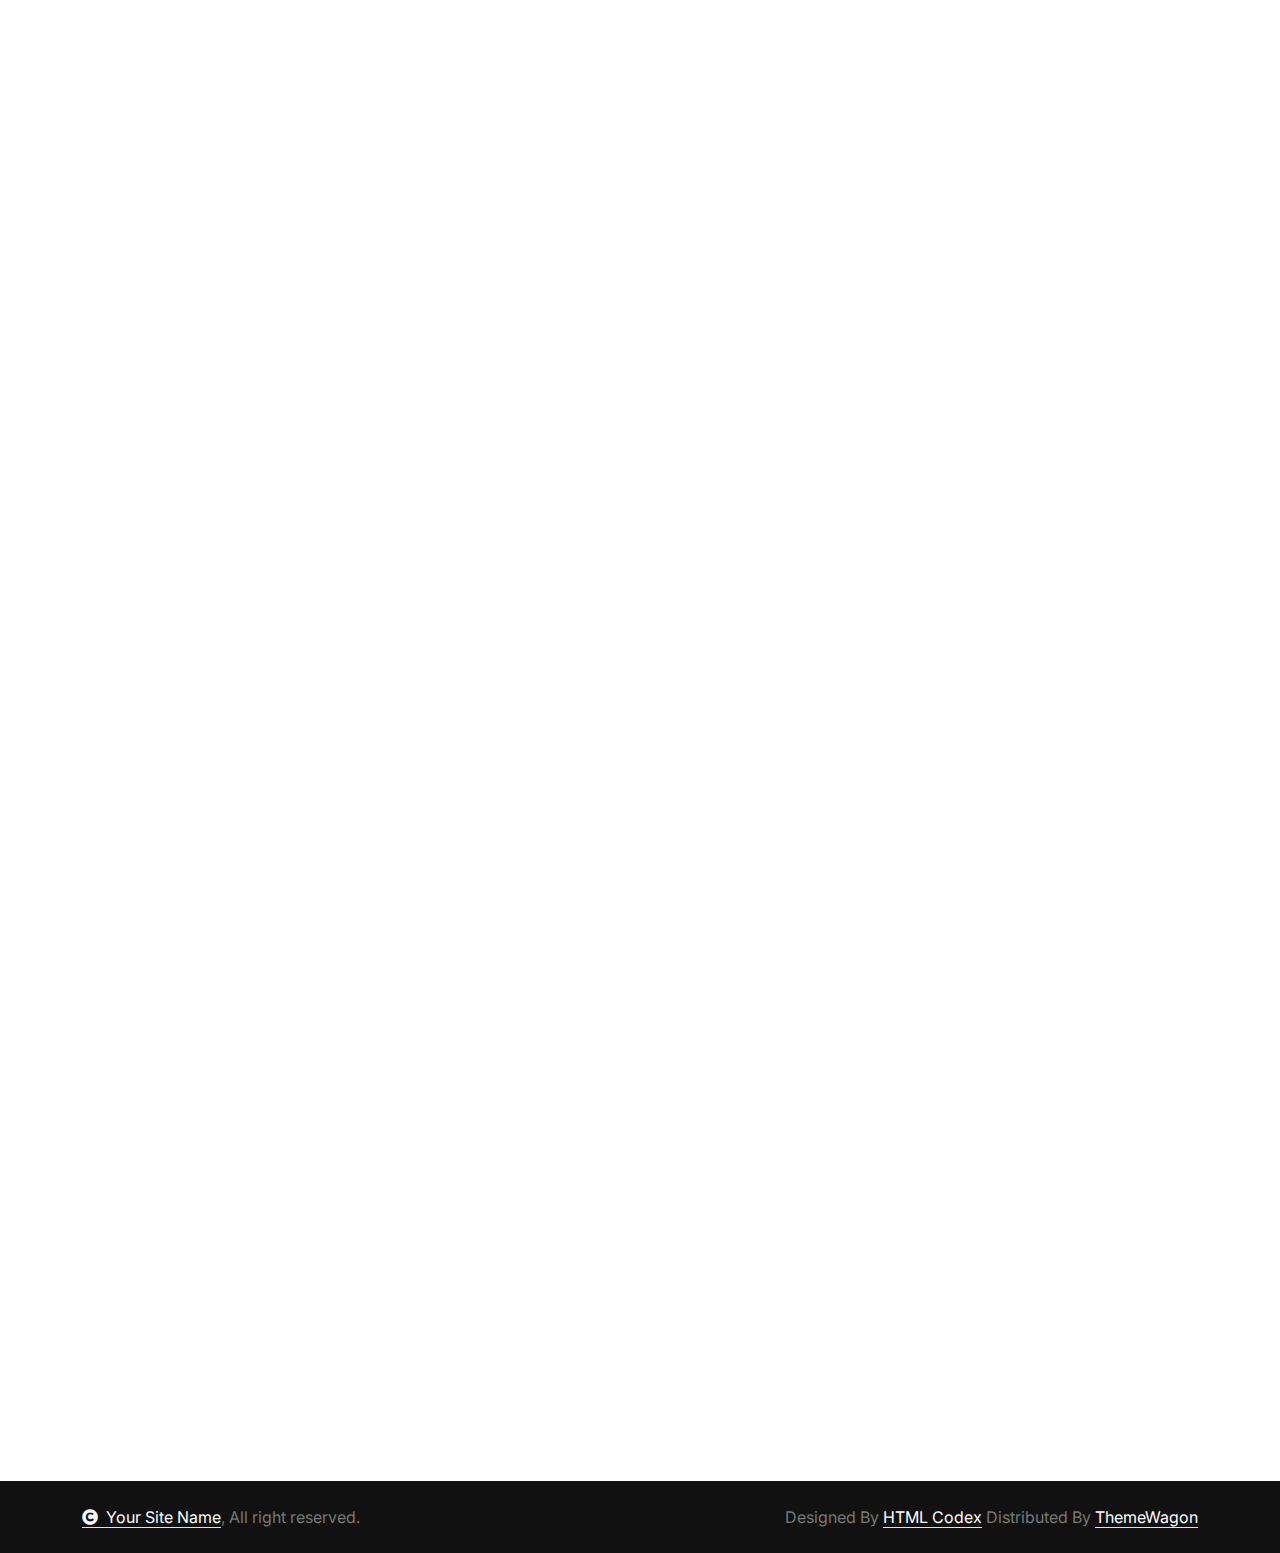
<file: about.html>
<!DOCTYPE html>
<html lang="en">

    <head>
        <meta charset="utf-8">
        <title>Agrosense - Stock Market Website Template</title>
        <meta content="width=device-width, initial-scale=1.0" name="viewport">
        <meta content="" name="keywords">
        <meta content="" name="description">

        <!-- Google Web Fonts -->
        <link rel="preconnect" href="https://fonts.googleapis.com">
        <link rel="preconnect" href="https://fonts.gstatic.com" crossorigin>
        <link href="https://fonts.googleapis.com/css2?family=Inter:wght@100..900&family=Roboto:wght@400;500;700;900&display=swap" rel="stylesheet"> 

        <!-- Icon Font Stylesheet -->
        <link rel="stylesheet" href="https://use.fontawesome.com/releases/v5.15.4/css/all.css"/>
        <link href="https://cdn.jsdelivr.net/npm/bootstrap-icons@1.4.1/font/bootstrap-icons.css" rel="stylesheet">

        <!-- Libraries Stylesheet -->
        <link href="lib/animate/animate.min.css" rel="stylesheet">
        <link href="lib/lightbox/css/lightbox.min.css" rel="stylesheet">
        <link href="lib/owlcarousel/assets/owl.carousel.min.css" rel="stylesheet">


        <!-- Customized Bootstrap Stylesheet -->
        <link href="css/bootstrap.min.css" rel="stylesheet">

        <!-- Template Stylesheet -->
        <link href="css/style.css" rel="stylesheet">
    </head>

    <body>

        <!-- Spinner Start -->
        <div id="spinner" class="show bg-white position-fixed translate-middle w-100 vh-100 top-50 start-50 d-flex align-items-center justify-content-center">
            <div class="spinner-border text-primary" style="width: 3rem; height: 3rem;" role="status">
                <span class="sr-only">Loading...</span>
            </div>
        </div>
        <!-- Spinner End -->

        <!-- Topbar Start -->
         <!-- 
        <div class="container-fluid topbar bg-light px-5 d-none d-lg-block">
            <div class="row gx-0 align-items-center">
                <div class="col-lg-8 text-center text-lg-start mb-2 mb-lg-0">
                    <div class="d-flex flex-wrap">
                        <a href="#" class="text-muted small me-4"><i class="fas fa-map-marker-alt text-primary me-2"></i>Find A Location</a>
                        <a href="tel:+01234567890" class="text-muted small me-4"><i class="fas fa-phone-alt text-primary me-2"></i>+01234567890</a>
                        <a href="mailto:example@gmail.com" class="text-muted small me-0"><i class="fas fa-envelope text-primary me-2"></i>Example@gmail.com</a>
                    </div>
                </div>
                <div class="col-lg-4 text-center text-lg-end">
                    <div class="d-inline-flex align-items-center" style="height: 45px;">
                        <a href="#"><small class="me-3 text-dark"><i class="fa fa-user text-primary me-2"></i>Register</small></a>
                        <a href="#"><small class="me-3 text-dark"><i class="fa fa-sign-in-alt text-primary me-2"></i>Login</small></a>
                        <div class="dropdown">
                            <a href="#" class="dropdown-toggle text-dark" data-bs-toggle="dropdown"><small><i class="fa fa-home text-primary me-2"></i> My Dashboard</small></a>
                            <div class="dropdown-menu rounded">
                                <a href="#" class="dropdown-item"><i class="fas fa-user-alt me-2"></i> My Profile</a>
                                <a href="#" class="dropdown-item"><i class="fas fa-comment-alt me-2"></i> Inbox</a>
                                <a href="#" class="dropdown-item"><i class="fas fa-bell me-2"></i> Notifications</a>
                                <a href="#" class="dropdown-item"><i class="fas fa-cog me-2"></i> Account Settings</a>
                                <a href="#" class="dropdown-item"><i class="fas fa-power-off me-2"></i> Log Out</a>
                            </div>
                        </div>
                    </div>
                </div>
            </div>
        </div>-->
        <!-- Topbar End -->

        <!-- Navbar & Hero Start -->
        <div class="container-fluid position-relative p-0">
            <nav class="navbar navbar-expand-lg navbar-light px-4 px-lg-5 py-3 py-lg-0">
                <a href="" class="navbar-brand p-0">
                    <h1 class="text-primary"><img src="img/logo_a.png" alt="logo"></i>AgroSense</h1>
                    <!-- <img src="img/logo.png" alt="Logo"> -->
                </a>
                <button class="navbar-toggler" type="button" data-bs-toggle="collapse" data-bs-target="#navbarCollapse">
                    <span class="fa fa-bars"></span>
                </button>
                <div class="collapse navbar-collapse" id="navbarCollapse">
                    <div class="navbar-nav ms-auto py-0">
                        <a href="index.html" class="nav-item nav-link">Inicio</a>
                        <a href="about.html" class="nav-item nav-link active">Acerca de</a>
                        <a href="service.html" class="nav-item nav-link">Services</a>
                        <a href="blog.html" class="nav-item nav-link">Blogs</a>
                        <div class="nav-item dropdown">
                            <a href="#" class="nav-link" data-bs-toggle="dropdown">
                                <span class="dropdown-toggle">Pages</span>
                            </a>
                            <div class="dropdown-menu m-0">
                                <a href="feature.html" class="dropdown-item">Our Features</a>
                                <a href="team.html" class="dropdown-item">Our team</a>
                                <a href="testimonial.html" class="dropdown-item">Testimonial</a>
                                <a href="offer.html" class="dropdown-item">Our offer</a>
                                <a href="FAQ.html" class="dropdown-item">FAQs</a>
                                <a href="404.html" class="dropdown-item">404 Page</a>
                            </div>
                        </div>
                        <a href="contact.html" class="nav-item nav-link">Contact Us</a>
                    </div>
                    <a href="#" class="btn btn-primary rounded-pill py-2 px-4 my-3 my-lg-0 flex-shrink-0">Get Started</a>
                </div>
            </nav>

            <!-- Header Start -->
            <div class="container-fluid bg-breadcrumb">
                <div class="container text-center py-5" style="max-width: 900px;">
                    <h4 class="text-white display-4 mb-4 wow fadeInDown" data-wow-delay="0.1s">Sobre nosotros</h4>
                    <ol class="breadcrumb d-flex justify-content-center mb-0 wow fadeInDown" data-wow-delay="0.3s">
                        <li class="breadcrumb-item"><a href="index.html">Inicio</a></li>
                        <li class="breadcrumb-item"><a href="#">Páginas</a></li>
                        <li class="breadcrumb-item active text-primary">Sobre nosotros</li>
                    </ol>    
                </div>
            </div>
            <!-- Header End -->
        </div>
        <!-- Navbar & Hero End -->


        <!-- Abvout Start -->
        <div class="container-fluid about py-5">
            <div class="container py-5">
                <div class="row g-5 align-items-center">
                    <div class="col-xl-7 wow fadeInLeft" data-wow-delay="0.2s">
                        <div>
                            <h4 class="text-primary">Sobre nosotros</h4>
                            <h1 class="display-5 mb-4">Meet our company unless miss the opportunity</h1>
                            <p class="mb-4">Lorem, ipsum dolor sit amet consectetur adipisicing elit. Cum velit temporibus repudiandae ipsa, eaque perspiciatis cumque incidunt tenetur sequi reiciendis.
                            </p>
                            <div class="row g-4">
                                <div class="col-md-6 col-lg-6 col-xl-6">
                                    <div class="d-flex">
                                        <div><i class="fas fa-lightbulb fa-3x text-primary"></i></div>
                                        <div class="ms-4">
                                            <h4>Business Consuluting</h4>
                                            <p>Lorem ipsum dolor sit amet consectetur, adipisicing elit.</p>
                                        </div>
                                    </div>
                                </div>
                                <div class="col-md-6 col-lg-6 col-xl-6">
                                    <div class="d-flex">
                                        <div><i class="bi bi-bookmark-heart-fill fa-3x text-primary"></i></div>
                                        <div class="ms-4">
                                            <h4>Year Of Expertise</h4>
                                            <p>Lorem ipsum dolor sit amet consectetur, adipisicing elit.</p>
                                        </div>
                                    </div>
                                </div>
                                <div class="col-sm-6">
                                    <a href="#" class="btn btn-primary rounded-pill py-3 px-5 flex-shrink-0">Discover Now</a>
                                </div>
                                <div class="col-sm-6">
                                    <div class="d-flex">
                                        <i class="fas fa-phone-alt fa-2x text-primary me-4"></i>
                                        <div>
                                            <h4>Call Us</h4>
                                            <p class="mb-0 fs-5" style="letter-spacing: 1px;">+01234567890</p>
                                        </div>
                                    </div>
                                </div>
                            </div>
                        </div>
                    </div>
                    <div class="col-xl-5 wow fadeInRight" data-wow-delay="0.2s">
                        <div class="bg-primary rounded position-relative overflow-hidden">
                            <img src="img/about-2.png" class="img-fluid rounded w-100" alt="">
                            
                            <div class="" style="position: absolute; top: -15px; right: -15px;">
                                <img src="img/about-3.png" class="img-fluid" style="width: 150px; height: 150px; opacity: 0.7;" alt="">
                            </div>
                            <div class="" style="position: absolute; top: -20px; left: 10px; transform: rotate(90deg);">
                                <img src="img/about-4.png" class="img-fluid" style="width: 100px; height: 150px; opacity: 0.9;" alt="">
                            </div>
                            <div class="rounded-bottom">
                                <img src="img/about-5.jpg" class="img-fluid rounded-bottom w-100" alt="">
                            </div>
                        </div>
                    </div>
                </div>
            </div>
        </div>
        <!-- About End -->

        <!-- Features Start -->
        <div class="container-fluid feature pb-5">
            <div class="container pb-5">
                <div class="text-center mx-auto pb-5 wow fadeInUp" data-wow-delay="0.2s" style="max-width: 800px;">
                    <h4 class="text-primary">Our Features</h4>
                    <h1 class="display-5 mb-4">Connecting businesses, ideas, and people for greater impact.</h1>
                    <p class="mb-0">Lorem ipsum dolor, sit amet consectetur adipisicing elit. Tenetur adipisci facilis cupiditate recusandae aperiam temporibus corporis itaque quis facere, numquam, ad culpa deserunt sint dolorem autem obcaecati, ipsam mollitia hic.
                    </p>
                </div>
                <div class="row g-4">
                    <div class="col-md-6 col-lg-6 col-xl-3 wow fadeInUp" data-wow-delay="0.2s">
                        <div class="feature-item p-4">
                            <div class="feature-icon p-4 mb-4">
                                <i class="fas fa-chart-line fa-4x text-primary"></i>
                            </div>
                            <h4>Global Management</h4>
                            <p class="mb-4">Lorem ipsum dolor sit amet consectetur adipisicing elit. Ea hic laborum odit pariatur...
                            </p>
                            <a class="btn btn-primary rounded-pill py-2 px-4" href="#">Learn More</a>
                        </div>
                    </div>
                    <div class="col-md-6 col-lg-6 col-xl-3 wow fadeInUp" data-wow-delay="0.4s">
                        <div class="feature-item p-4">
                            <div class="feature-icon p-4 mb-4">
                                <i class="fas fa-university fa-4x text-primary"></i>
                            </div>
                            <h4>Corporate Banking</h4>
                            <p class="mb-4">Lorem ipsum dolor sit amet consectetur adipisicing elit. Ea hic laborum odit pariatur...
                            </p>
                            <a class="btn btn-primary rounded-pill py-2 px-4" href="#">Learn More</a>
                        </div>
                    </div>
                    <div class="col-md-6 col-lg-6 col-xl-3 wow fadeInUp" data-wow-delay="0.6s">
                        <div class="feature-item p-4">
                            <div class="feature-icon p-4 mb-4">
                                <i class="fas fa-file-alt fa-4x text-primary"></i>
                            </div>
                            <h4>Asset Management</h4>
                            <p class="mb-4">Lorem ipsum dolor sit amet consectetur adipisicing elit. Ea hic laborum odit pariatur...
                            </p>
                            <a class="btn btn-primary rounded-pill py-2 px-4" href="#">Learn More</a>
                        </div>
                    </div>
                    <div class="col-md-6 col-lg-6 col-xl-3 wow fadeInUp" data-wow-delay="0.8s">
                        <div class="feature-item p-4">
                            <div class="feature-icon p-4 mb-4">
                                <i class="fas fa-hand-holding-usd fa-4x text-primary"></i>
                            </div>
                            <h4>Investment Bank</h4>
                            <p class="mb-4">Lorem ipsum dolor sit amet consectetur adipisicing elit. Ea hic laborum odit pariatur...
                            </p>
                            <a class="btn btn-primary rounded-pill py-2 px-4" href="#">Learn More</a>
                        </div>
                    </div>
                </div>
            </div>
        </div>
        <!-- Features End -->

        <!-- Team Start -->
        <div class="container-fluid team pb-5">
            <div class="container pb-5">
                <div class="text-center mx-auto pb-5 wow fadeInUp" data-wow-delay="0.2s" style="max-width: 800px;">
                    <h4 class="text-primary">Our Team</h4>
                    <h1 class="display-5 mb-4">Meet Our Advisers</h1>
                    <p class="mb-0">Lorem ipsum dolor, sit amet consectetur adipisicing elit. Tenetur adipisci facilis cupiditate recusandae aperiam temporibus corporis itaque quis facere, numquam, ad culpa deserunt sint dolorem autem obcaecati, ipsam mollitia hic.
                    </p>
                </div>
                <div class="row g-4">
                    <div class="col-md-6 col-lg-6 col-xl-3 wow fadeInUp" data-wow-delay="0.2s">
                        <div class="team-item">
                            <div class="team-img">
                                <img src="img/team-1.jpg" class="img-fluid" alt="">
                            </div>
                            <div class="team-title">
                                <h4 class="mb-0">David James</h4>
                                <p class="mb-0">Profession</p>
                            </div>
                            <div class="team-icon">
                                <a class="btn btn-primary btn-sm-square rounded-circle me-3" href=""><i class="fab fa-facebook-f"></i></a>
                                <a class="btn btn-primary btn-sm-square rounded-circle me-3" href=""><i class="fab fa-twitter"></i></a>
                                <a class="btn btn-primary btn-sm-square rounded-circle me-3" href=""><i class="fab fa-linkedin-in"></i></a>
                                <a class="btn btn-primary btn-sm-square rounded-circle me-0" href=""><i class="fab fa-instagram"></i></a>
                            </div>
                        </div>
                    </div>
                    <div class="col-md-6 col-lg-6 col-xl-3 wow fadeInUp" data-wow-delay="0.4s">
                        <div class="team-item">
                            <div class="team-img">
                                <img src="img/team-2.jpg" class="img-fluid" alt="">
                            </div>
                            <div class="team-title">
                                <h4 class="mb-0">David James</h4>
                                <p class="mb-0">Profession</p>
                            </div>
                            <div class="team-icon">
                                <a class="btn btn-primary btn-sm-square rounded-circle me-3" href=""><i class="fab fa-facebook-f"></i></a>
                                <a class="btn btn-primary btn-sm-square rounded-circle me-3" href=""><i class="fab fa-twitter"></i></a>
                                <a class="btn btn-primary btn-sm-square rounded-circle me-3" href=""><i class="fab fa-linkedin-in"></i></a>
                                <a class="btn btn-primary btn-sm-square rounded-circle me-0" href=""><i class="fab fa-instagram"></i></a>
                            </div>
                        </div>
                    </div>
                    <div class="col-md-6 col-lg-6 col-xl-3 wow fadeInUp" data-wow-delay="0.6s">
                        <div class="team-item">
                            <div class="team-img">
                                <img src="img/team-3.jpg" class="img-fluid" alt="">
                            </div>
                            <div class="team-title">
                                <h4 class="mb-0">David James</h4>
                                <p class="mb-0">Profession</p>
                            </div>
                            <div class="team-icon">
                                <a class="btn btn-primary btn-sm-square rounded-circle me-3" href=""><i class="fab fa-facebook-f"></i></a>
                                <a class="btn btn-primary btn-sm-square rounded-circle me-3" href=""><i class="fab fa-twitter"></i></a>
                                <a class="btn btn-primary btn-sm-square rounded-circle me-3" href=""><i class="fab fa-linkedin-in"></i></a>
                                <a class="btn btn-primary btn-sm-square rounded-circle me-0" href=""><i class="fab fa-instagram"></i></a>
                            </div>
                        </div>
                    </div>
                    <div class="col-md-6 col-lg-6 col-xl-3 wow fadeInUp" data-wow-delay="0.8s">
                        <div class="team-item">
                            <div class="team-img">
                                <img src="img/team-4.jpg" class="img-fluid" alt="">
                            </div>
                            <div class="team-title">
                                <h4 class="mb-0">David James</h4>
                                <p class="mb-0">Profession</p>
                            </div>
                            <div class="team-icon">
                                <a class="btn btn-primary btn-sm-square rounded-circle me-3" href=""><i class="fab fa-facebook-f"></i></a>
                                <a class="btn btn-primary btn-sm-square rounded-circle me-3" href=""><i class="fab fa-twitter"></i></a>
                                <a class="btn btn-primary btn-sm-square rounded-circle me-3" href=""><i class="fab fa-linkedin-in"></i></a>
                                <a class="btn btn-primary btn-sm-square rounded-circle me-0" href=""><i class="fab fa-instagram"></i></a>
                            </div>
                        </div>
                    </div>
                </div>
            </div>
        </div>
        <!-- Team End -->

        <!-- Footer Start -->
        <div class="container-fluid footer py-5 wow fadeIn" data-wow-delay="0.2s">
            <div class="container py-5 border-start-0 border-end-0" style="border: 1px solid; border-color: rgb(255, 255, 255, 0.08);">
                <div class="row g-5">
                    <div class="col-md-6 col-lg-6 col-xl-4">
                        <div class="footer-item">
                            <a href="index.html" class="p-0">
                                <h4 class="text-white"><i class="fas fa-search-dollar me-3"></i>Stocker</h4>
                                <!-- <img src="img/logo.png" alt="Logo"> -->
                            </a>
                            <p class="mb-4">Dolor amet sit justo amet elitr clita ipsum elitr est.Lorem ipsum dolor sit amet, consectetur adipiscing...</p>
                            <div class="d-flex">
                                <a href="#" class="bg-primary d-flex rounded align-items-center py-2 px-3 me-2">
                                    <i class="fas fa-apple-alt text-white"></i>
                                    <div class="ms-3">
                                        <small class="text-white">Download on the</small>
                                        <h6 class="text-white">App Store</h6>
                                    </div>
                                </a>
                                <a href="#" class="bg-dark d-flex rounded align-items-center py-2 px-3 ms-2">
                                    <i class="fas fa-play text-primary"></i>
                                    <div class="ms-3">
                                        <small class="text-white">Get it on</small>
                                        <h6 class="text-white">Google Play</h6>
                                    </div>
                                </a>
                            </div>
                        </div>
                    </div>
                    <div class="col-md-6 col-lg-6 col-xl-2">
                        <div class="footer-item">
                            <h4 class="text-white mb-4">Quick Links</h4>
                            <a href="#"><i class="fas fa-angle-right me-2"></i> About Us</a>
                            <a href="#"><i class="fas fa-angle-right me-2"></i> Feature</a>
                            <a href="#"><i class="fas fa-angle-right me-2"></i> Attractions</a>
                            <a href="#"><i class="fas fa-angle-right me-2"></i> Tickets</a>
                            <a href="#"><i class="fas fa-angle-right me-2"></i> Blog</a>
                            <a href="#"><i class="fas fa-angle-right me-2"></i> Contact us</a>
                        </div>
                    </div>
                    <div class="col-md-6 col-lg-6 col-xl-3">
                        <div class="footer-item">
                            <h4 class="text-white mb-4">Support</h4>
                            <a href="#"><i class="fas fa-angle-right me-2"></i> Privacy Policy</a>
                            <a href="#"><i class="fas fa-angle-right me-2"></i> Terms & Conditions</a>
                            <a href="#"><i class="fas fa-angle-right me-2"></i> Disclaimer</a>
                            <a href="#"><i class="fas fa-angle-right me-2"></i> Support</a>
                            <a href="#"><i class="fas fa-angle-right me-2"></i> FAQ</a>
                            <a href="#"><i class="fas fa-angle-right me-2"></i> Help</a>
                        </div>
                    </div>
                    <div class="col-md-6 col-lg-6 col-xl-3">
                        <div class="footer-item">
                            <h4 class="text-white mb-4">Contact Info</h4>
                            <div class="d-flex align-items-center">
                                <i class="fas fa-map-marker-alt text-primary me-3"></i>
                                <p class="text-white mb-0">123 Street New York.USA</p>
                            </div>
                            <div class="d-flex align-items-center">
                                <i class="fas fa-envelope text-primary me-3"></i>
                                <p class="text-white mb-0">info@example.com</p>
                            </div>
                            <div class="d-flex align-items-center">
                                <i class="fa fa-phone-alt text-primary me-3"></i>
                                <p class="text-white mb-0">(+012) 3456 7890</p>
                            </div>
                            <div class="d-flex align-items-center mb-4">
                                <i class="fab fa-firefox-browser text-primary me-3"></i>
                                <p class="text-white mb-0">Yoursite@ex.com</p>
                            </div>
                            <div class="d-flex">
                                <a class="btn btn-primary btn-sm-square rounded-circle me-3" href="#"><i class="fab fa-facebook-f text-white"></i></a>
                                <a class="btn btn-primary btn-sm-square rounded-circle me-3" href="#"><i class="fab fa-twitter text-white"></i></a>
                                <a class="btn btn-primary btn-sm-square rounded-circle me-3" href="#"><i class="fab fa-instagram text-white"></i></a>
                                <a class="btn btn-primary btn-sm-square rounded-circle me-0" href="#"><i class="fab fa-linkedin-in text-white"></i></a>
                            </div>
                        </div>
                    </div>
                </div>
            </div>
        </div>
        <!-- Footer End -->
        
        <!-- Copyright Start -->
        <div class="container-fluid copyright py-4">
            <div class="container">
                <div class="row g-4 align-items-center">
                    <div class="col-md-6 text-center text-md-start mb-md-0">
                        <span class="text-body"><a href="#" class="border-bottom text-white"><i class="fas fa-copyright text-light me-2"></i>Your Site Name</a>, All right reserved.</span>
                    </div>
                    <div class="col-md-6 text-center text-md-end text-body">
                        <!--/*** This template is free as long as you keep the below author’s credit link/attribution link/backlink. ***/-->
                        <!--/*** If you'd like to use the template without the below author’s credit link/attribution link/backlink, ***/-->
                        <!--/*** you can purchase the Credit Removal License from "https://htmlcodex.com/credit-removal". ***/-->
                        Designed By <a class="border-bottom text-white" href="https://htmlcodex.com">HTML Codex</a> Distributed By <a class="border-bottom text-white" href="https://themewagon.com">ThemeWagon</a>
                    </div>
                </div>
            </div>
        </div>
        <!-- Copyright End -->


        <!-- Back to Top -->
        <a href="#" class="btn btn-primary btn-lg-square rounded-circle back-to-top"><i class="fa fa-arrow-up"></i></a>   

        
        <!-- JavaScript Libraries -->
        <script src="https://ajax.googleapis.com/ajax/libs/jquery/3.6.4/jquery.min.js"></script>
        <script src="https://cdn.jsdelivr.net/npm/bootstrap@5.0.0/dist/js/bootstrap.bundle.min.js"></script>
        <script src="lib/wow/wow.min.js"></script>
        <script src="lib/easing/easing.min.js"></script>
        <script src="lib/waypoints/waypoints.min.js"></script>
        <script src="lib/counterup/counterup.min.js"></script>
        <script src="lib/lightbox/js/lightbox.min.js"></script>
        <script src="lib/owlcarousel/owl.carousel.min.js"></script>
        

        <!-- Template Javascript -->
        <script src="js/main.js"></script>
    </body>

</html>
</file>
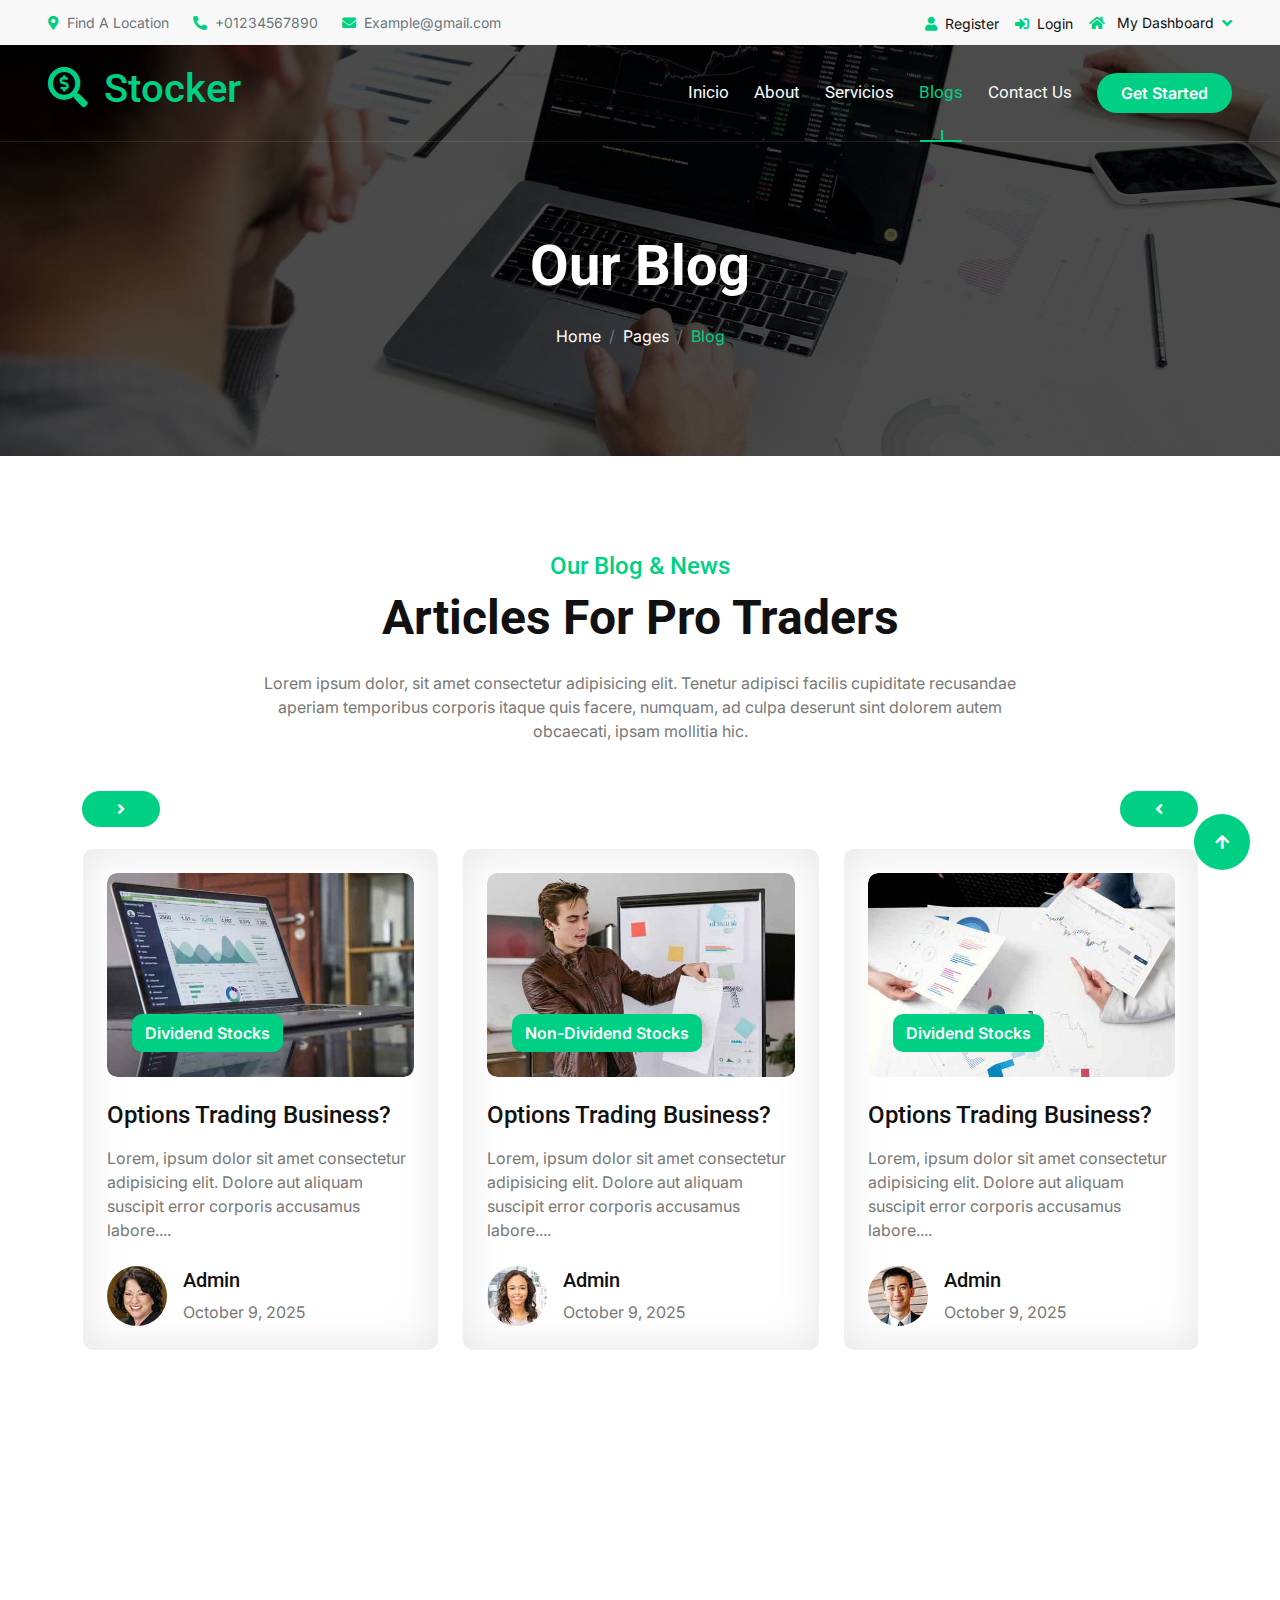
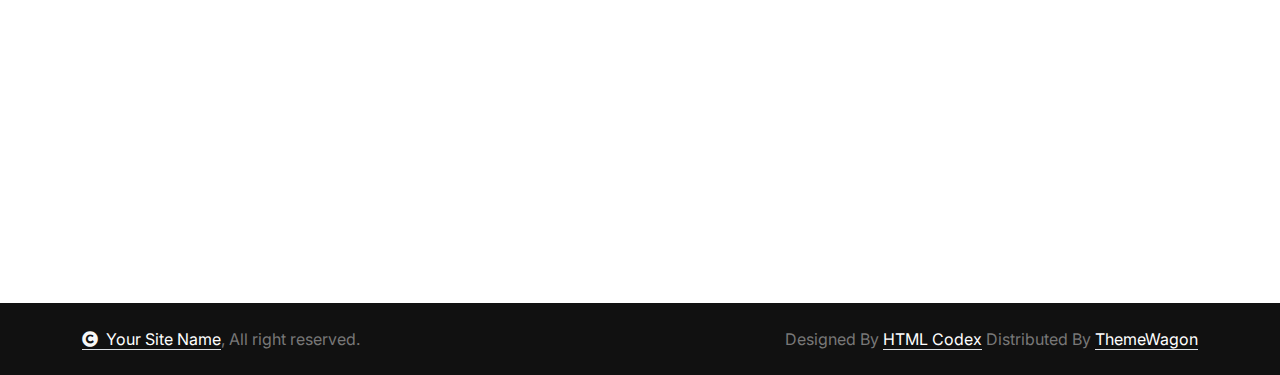
<file: blog.html>
<!DOCTYPE html>
<html lang="en">

    <head>
        <meta charset="utf-8">
        <title>Stocker - Stock Market Website Template</title>
        <meta content="width=device-width, initial-scale=1.0" name="viewport">
        <meta content="" name="keywords">
        <meta content="" name="description">

        <!-- Google Web Fonts -->
        <link rel="preconnect" href="https://fonts.googleapis.com">
        <link rel="preconnect" href="https://fonts.gstatic.com" crossorigin>
        <link href="https://fonts.googleapis.com/css2?family=Inter:wght@100..900&family=Roboto:wght@400;500;700;900&display=swap" rel="stylesheet"> 

        <!-- Icon Font Stylesheet -->
        <link rel="stylesheet" href="https://use.fontawesome.com/releases/v5.15.4/css/all.css"/>
        <link href="https://cdn.jsdelivr.net/npm/bootstrap-icons@1.4.1/font/bootstrap-icons.css" rel="stylesheet">

        <!-- Libraries Stylesheet -->
        <link href="lib/animate/animate.min.css" rel="stylesheet">
        <link href="lib/lightbox/css/lightbox.min.css" rel="stylesheet">
        <link href="lib/owlcarousel/assets/owl.carousel.min.css" rel="stylesheet">


        <!-- Customized Bootstrap Stylesheet -->
        <link href="css/bootstrap.min.css" rel="stylesheet">

        <!-- Template Stylesheet -->
        <link href="css/style.css" rel="stylesheet">
    </head>

    <body>

        <!-- Spinner Start -->
        <div id="spinner" class="show bg-white position-fixed translate-middle w-100 vh-100 top-50 start-50 d-flex align-items-center justify-content-center">
            <div class="spinner-border text-primary" style="width: 3rem; height: 3rem;" role="status">
                <span class="sr-only">Loading...</span>
            </div>
        </div>
        <!-- Spinner End -->

        <!-- Topbar Start -->
        <div class="container-fluid topbar bg-light px-5 d-none d-lg-block">
            <div class="row gx-0 align-items-center">
                <div class="col-lg-8 text-center text-lg-start mb-2 mb-lg-0">
                    <div class="d-flex flex-wrap">
                        <a href="#" class="text-muted small me-4"><i class="fas fa-map-marker-alt text-primary me-2"></i>Find A Location</a>
                        <a href="tel:+01234567890" class="text-muted small me-4"><i class="fas fa-phone-alt text-primary me-2"></i>+01234567890</a>
                        <a href="mailto:example@gmail.com" class="text-muted small me-0"><i class="fas fa-envelope text-primary me-2"></i>Example@gmail.com</a>
                    </div>
                </div>
                <div class="col-lg-4 text-center text-lg-end">
                    <div class="d-inline-flex align-items-center" style="height: 45px;">
                        <a href="#"><small class="me-3 text-dark"><i class="fa fa-user text-primary me-2"></i>Register</small></a>
                        <a href="#"><small class="me-3 text-dark"><i class="fa fa-sign-in-alt text-primary me-2"></i>Login</small></a>
                        <div class="dropdown">
                            <a href="#" class="dropdown-toggle text-dark" data-bs-toggle="dropdown"><small><i class="fa fa-home text-primary me-2"></i> My Dashboard</small></a>
                            <div class="dropdown-menu rounded">
                                <a href="#" class="dropdown-item"><i class="fas fa-user-alt me-2"></i> My Profile</a>
                                <a href="#" class="dropdown-item"><i class="fas fa-comment-alt me-2"></i> Inbox</a>
                                <a href="#" class="dropdown-item"><i class="fas fa-bell me-2"></i> Notifications</a>
                                <a href="#" class="dropdown-item"><i class="fas fa-cog me-2"></i> Account Settings</a>
                                <a href="#" class="dropdown-item"><i class="fas fa-power-off me-2"></i> Log Out</a>
                            </div>
                        </div>
                    </div>
                </div>
            </div>
        </div>
        <!-- Topbar End -->

        <!-- Navbar & Hero Start -->
        <div class="container-fluid position-relative p-0">
            <nav class="navbar navbar-expand-lg navbar-light px-4 px-lg-5 py-3 py-lg-0">
                <a href="" class="navbar-brand p-0">
                    <h1 class="text-primary"><i class="fas fa-search-dollar me-3"></i>Stocker</h1>
                    <!-- <img src="img/logo.png" alt="Logo"> -->
                </a>
                <button class="navbar-toggler" type="button" data-bs-toggle="collapse" data-bs-target="#navbarCollapse">
                    <span class="fa fa-bars"></span>
                </button>
                <div class="collapse navbar-collapse" id="navbarCollapse">
                    <div class="navbar-nav ms-auto py-0">
                        <a href="index.html" class="nav-item nav-link">Inicio</a>
                        <a href="about.html" class="nav-item nav-link">About</a>
                        <a href="service.html" class="nav-item nav-link">Servicios</a>
                        <a href="blog.html" class="nav-item nav-link active">Blogs</a>
                        <!--
                        <div class="nav-item dropdown">
                            <a href="#" class="nav-link" data-bs-toggle="dropdown">
                                <span class="dropdown-toggle">Pages</span>
                            </a>
                            <div class="dropdown-menu m-0">
                                <a href="feature.html" class="dropdown-item">Our Features</a>
                                <a href="team.html" class="dropdown-item">Our team</a>
                                <a href="testimonial.html" class="dropdown-item">Testimonial</a>
                                <a href="offer.html" class="dropdown-item">Our offer</a>
                                <a href="FAQ.html" class="dropdown-item">FAQs</a>
                                <a href="404.html" class="dropdown-item">404 Page</a>
                            </div>
                        </div>
                        -->
                        <a href="contact.html" class="nav-item nav-link">Contact Us</a>
                    </div>
                    <a href="#" class="btn btn-primary rounded-pill py-2 px-4 my-3 my-lg-0 flex-shrink-0">Get Started</a>
                </div>
            </nav>

            <!-- Header Start -->
            <div class="container-fluid bg-breadcrumb">
                <div class="container text-center py-5" style="max-width: 900px;">
                    <h4 class="text-white display-4 mb-4 wow fadeInDown" data-wow-delay="0.1s">Our Blog</h4>
                    <ol class="breadcrumb d-flex justify-content-center mb-0 wow fadeInDown" data-wow-delay="0.3s">
                        <li class="breadcrumb-item"><a href="index.html">Home</a></li>
                        <li class="breadcrumb-item"><a href="#">Pages</a></li>
                        <li class="breadcrumb-item active text-primary">Blog</li>
                    </ol>    
                </div>
            </div>
            <!-- Header End -->
        </div>
        <!-- Navbar & Hero End -->


        <!-- Blog Start -->
        <div class="container-fluid blog py-5">
            <div class="container py-5">
                <div class="text-center mx-auto pb-5 wow fadeInUp" data-wow-delay="0.2s" style="max-width: 800px;">
                    <h4 class="text-primary">Our Blog & News</h4>
                    <h1 class="display-5 mb-4">Articles For Pro Traders</h1>
                    <p class="mb-0">Lorem ipsum dolor, sit amet consectetur adipisicing elit. Tenetur adipisci facilis cupiditate recusandae aperiam temporibus corporis itaque quis facere, numquam, ad culpa deserunt sint dolorem autem obcaecati, ipsam mollitia hic.
                    </p>
                </div>
                <div class="owl-carousel blog-carousel wow fadeInUp" data-wow-delay="0.2s">
                    <div class="blog-item p-4">
                        <div class="blog-img mb-4">
                            <img src="img/service-1.jpg" class="img-fluid w-100 rounded" alt="">
                            <div class="blog-title">
                                <a href="#" class="btn">Dividend Stocks</a>
                            </div>
                        </div>
                        <a href="#" class="h4 d-inline-block mb-3">Options Trading Business?</a>
                        <p class="mb-4">Lorem, ipsum dolor sit amet consectetur adipisicing elit. Dolore aut aliquam suscipit error corporis accusamus labore....
                        </p>
                        <div class="d-flex align-items-center">
                            <img src="img/testimonial-1.jpg" class="img-fluid rounded-circle" style="width: 60px; height: 60px;" alt="">
                            <div class="ms-3">
                                <h5>Admin</h5>
                                <p class="mb-0">October 9, 2025</p>
                            </div>
                        </div>
                    </div>
                    <div class="blog-item p-4">
                        <div class="blog-img mb-4">
                            <img src="img/service-2.jpg" class="img-fluid w-100 rounded" alt="">
                            <div class="blog-title">
                                <a href="#" class="btn">Non-Dividend Stocks</a>
                            </div>
                        </div>
                        <a href="#" class="h4 d-inline-block mb-3">Options Trading Business?</a>
                        <p class="mb-4">Lorem, ipsum dolor sit amet consectetur adipisicing elit. Dolore aut aliquam suscipit error corporis accusamus labore....
                        </p>
                        <div class="d-flex align-items-center">
                            <img src="img/testimonial-2.jpg" class="img-fluid rounded-circle" style="width: 60px; height: 60px;" alt="">
                            <div class="ms-3">
                                <h5>Admin</h5>
                                <p class="mb-0">October 9, 2025</p>
                            </div>
                        </div>
                    </div>
                    <div class="blog-item p-4">
                        <div class="blog-img mb-4">
                            <img src="img/service-3.jpg" class="img-fluid w-100 rounded" alt="">
                            <div class="blog-title">
                                <a href="#" class="btn">Dividend Stocks</a>
                            </div>
                        </div>
                        <a href="#" class="h4 d-inline-block mb-3">Options Trading Business?</a>
                        <p class="mb-4">Lorem, ipsum dolor sit amet consectetur adipisicing elit. Dolore aut aliquam suscipit error corporis accusamus labore....
                        </p>
                        <div class="d-flex align-items-center">
                            <img src="img/testimonial-3.jpg" class="img-fluid rounded-circle" style="width: 60px; height: 60px;" alt="">
                            <div class="ms-3">
                                <h5>Admin</h5>
                                <p class="mb-0">October 9, 2025</p>
                            </div>
                        </div>
                    </div>
                    <div class="blog-item p-4">
                        <div class="blog-img mb-4">
                            <img src="img/service-4.jpg" class="img-fluid w-100 rounded" alt="">
                            <div class="blog-title">
                                <a href="#" class="btn">Non-Dividend Stocks</a>
                            </div>
                        </div>
                        <a href="#" class="h4 d-inline-block mb-3">Options Trading Business?</a>
                        <p class="mb-4">Lorem, ipsum dolor sit amet consectetur adipisicing elit. Dolore aut aliquam suscipit error corporis accusamus labore....
                        </p>
                        <div class="d-flex align-items-center">
                            <img src="img/testimonial-1.jpg" class="img-fluid rounded-circle" style="width: 60px; height: 60px;" alt="">
                            <div class="ms-3">
                                <h5>Admin</h5>
                                <p class="mb-0">October 9, 2025</p>
                            </div>
                        </div>
                    </div>
                </div>
            </div>
        </div>
        <!-- Blog End -->

        <!-- Footer Start -->
        <div class="container-fluid footer py-5 wow fadeIn" data-wow-delay="0.2s">
            <div class="container py-5 border-start-0 border-end-0" style="border: 1px solid; border-color: rgb(255, 255, 255, 0.08);">
                <div class="row g-5">
                    <div class="col-md-6 col-lg-6 col-xl-4">
                        <div class="footer-item">
                            <a href="index.html" class="p-0">
                                <h4 class="text-white"><i class="fas fa-search-dollar me-3"></i>Stocker</h4>
                                <!-- <img src="img/logo.png" alt="Logo"> -->
                            </a>
                            <p class="mb-4">Dolor amet sit justo amet elitr clita ipsum elitr est.Lorem ipsum dolor sit amet, consectetur adipiscing...</p>
                            <div class="d-flex">
                                <a href="#" class="bg-primary d-flex rounded align-items-center py-2 px-3 me-2">
                                    <i class="fas fa-apple-alt text-white"></i>
                                    <div class="ms-3">
                                        <small class="text-white">Download on the</small>
                                        <h6 class="text-white">App Store</h6>
                                    </div>
                                </a>
                                <a href="#" class="bg-dark d-flex rounded align-items-center py-2 px-3 ms-2">
                                    <i class="fas fa-play text-primary"></i>
                                    <div class="ms-3">
                                        <small class="text-white">Get it on</small>
                                        <h6 class="text-white">Google Play</h6>
                                    </div>
                                </a>
                            </div>
                        </div>
                    </div>
                    <div class="col-md-6 col-lg-6 col-xl-2">
                        <div class="footer-item">
                            <h4 class="text-white mb-4">Quick Links</h4>
                            <a href="#"><i class="fas fa-angle-right me-2"></i> About Us</a>
                            <a href="#"><i class="fas fa-angle-right me-2"></i> Feature</a>
                            <a href="#"><i class="fas fa-angle-right me-2"></i> Attractions</a>
                            <a href="#"><i class="fas fa-angle-right me-2"></i> Tickets</a>
                            <a href="#"><i class="fas fa-angle-right me-2"></i> Blog</a>
                            <a href="#"><i class="fas fa-angle-right me-2"></i> Contact us</a>
                        </div>
                    </div>
                    <div class="col-md-6 col-lg-6 col-xl-3">
                        <div class="footer-item">
                            <h4 class="text-white mb-4">Support</h4>
                            <a href="#"><i class="fas fa-angle-right me-2"></i> Privacy Policy</a>
                            <a href="#"><i class="fas fa-angle-right me-2"></i> Terms & Conditions</a>
                            <a href="#"><i class="fas fa-angle-right me-2"></i> Disclaimer</a>
                            <a href="#"><i class="fas fa-angle-right me-2"></i> Support</a>
                            <a href="#"><i class="fas fa-angle-right me-2"></i> FAQ</a>
                            <a href="#"><i class="fas fa-angle-right me-2"></i> Help</a>
                        </div>
                    </div>
                    <div class="col-md-6 col-lg-6 col-xl-3">
                        <div class="footer-item">
                            <h4 class="text-white mb-4">Contact Info</h4>
                            <div class="d-flex align-items-center">
                                <i class="fas fa-map-marker-alt text-primary me-3"></i>
                                <p class="text-white mb-0">123 Street New York.USA</p>
                            </div>
                            <div class="d-flex align-items-center">
                                <i class="fas fa-envelope text-primary me-3"></i>
                                <p class="text-white mb-0">info@example.com</p>
                            </div>
                            <div class="d-flex align-items-center">
                                <i class="fa fa-phone-alt text-primary me-3"></i>
                                <p class="text-white mb-0">(+012) 3456 7890</p>
                            </div>
                            <div class="d-flex align-items-center mb-4">
                                <i class="fab fa-firefox-browser text-primary me-3"></i>
                                <p class="text-white mb-0">Yoursite@ex.com</p>
                            </div>
                            <div class="d-flex">
                                <a class="btn btn-primary btn-sm-square rounded-circle me-3" href="#"><i class="fab fa-facebook-f text-white"></i></a>
                                <a class="btn btn-primary btn-sm-square rounded-circle me-3" href="#"><i class="fab fa-twitter text-white"></i></a>
                                <a class="btn btn-primary btn-sm-square rounded-circle me-3" href="#"><i class="fab fa-instagram text-white"></i></a>
                                <a class="btn btn-primary btn-sm-square rounded-circle me-0" href="#"><i class="fab fa-linkedin-in text-white"></i></a>
                            </div>
                        </div>
                    </div>
                </div>
            </div>
        </div>
        <!-- Footer End -->
        
        <!-- Copyright Start -->
        <div class="container-fluid copyright py-4">
            <div class="container">
                <div class="row g-4 align-items-center">
                    <div class="col-md-6 text-center text-md-start mb-md-0">
                        <span class="text-body"><a href="#" class="border-bottom text-white"><i class="fas fa-copyright text-light me-2"></i>Your Site Name</a>, All right reserved.</span>
                    </div>
                    <div class="col-md-6 text-center text-md-end text-body">
                        <!--/*** This template is free as long as you keep the below author’s credit link/attribution link/backlink. ***/-->
                        <!--/*** If you'd like to use the template without the below author’s credit link/attribution link/backlink, ***/-->
                        <!--/*** you can purchase the Credit Removal License from "https://htmlcodex.com/credit-removal". ***/-->
                        Designed By <a class="border-bottom text-white" href="https://htmlcodex.com">HTML Codex</a> Distributed By <a class="border-bottom text-white" href="https://themewagon.com">ThemeWagon</a>
                    </div>
                </div>
            </div>
        </div>
        <!-- Copyright End -->


        <!-- Back to Top -->
        <a href="#" class="btn btn-primary btn-lg-square rounded-circle back-to-top"><i class="fa fa-arrow-up"></i></a>   

        
        <!-- JavaScript Libraries -->
        <script src="https://ajax.googleapis.com/ajax/libs/jquery/3.6.4/jquery.min.js"></script>
        <script src="https://cdn.jsdelivr.net/npm/bootstrap@5.0.0/dist/js/bootstrap.bundle.min.js"></script>
        <script src="lib/wow/wow.min.js"></script>
        <script src="lib/easing/easing.min.js"></script>
        <script src="lib/waypoints/waypoints.min.js"></script>
        <script src="lib/counterup/counterup.min.js"></script>
        <script src="lib/lightbox/js/lightbox.min.js"></script>
        <script src="lib/owlcarousel/owl.carousel.min.js"></script>
        

        <!-- Template Javascript -->
        <script src="js/main.js"></script>
    </body>

</html>
</file>
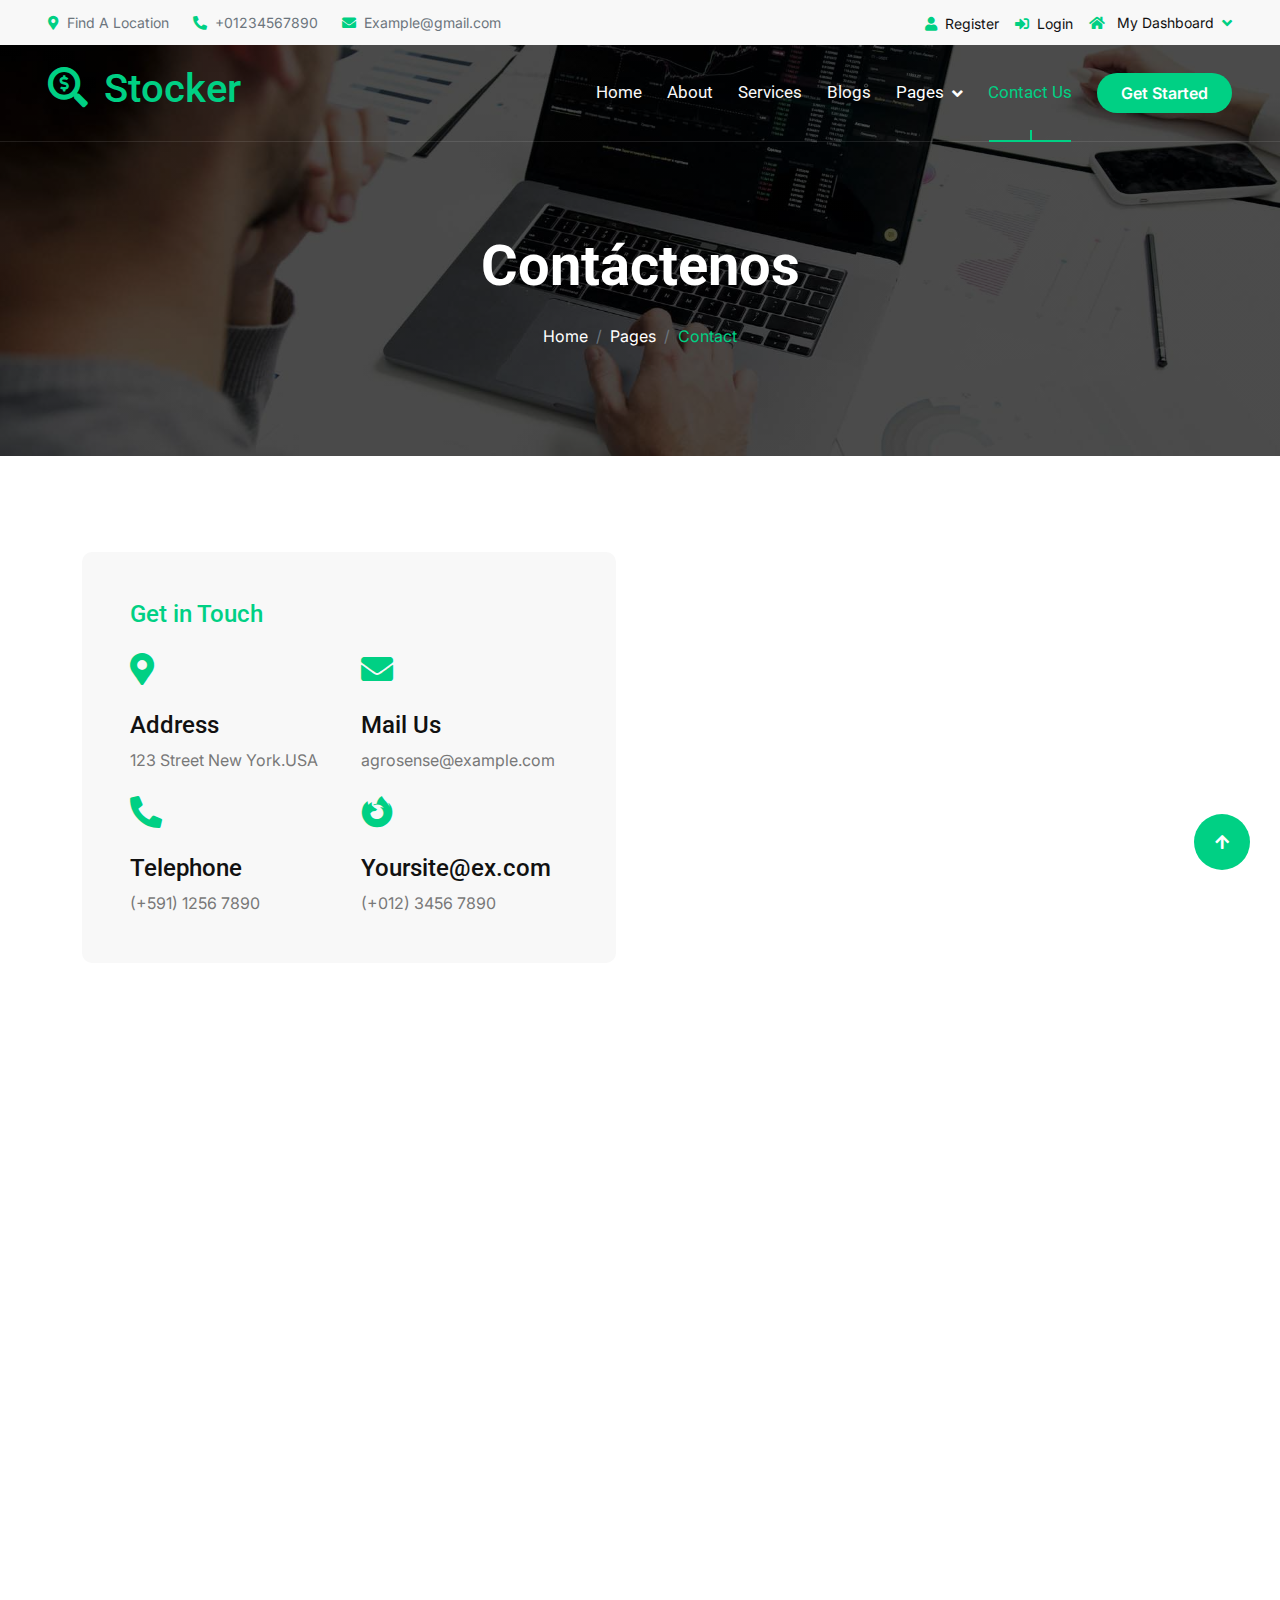
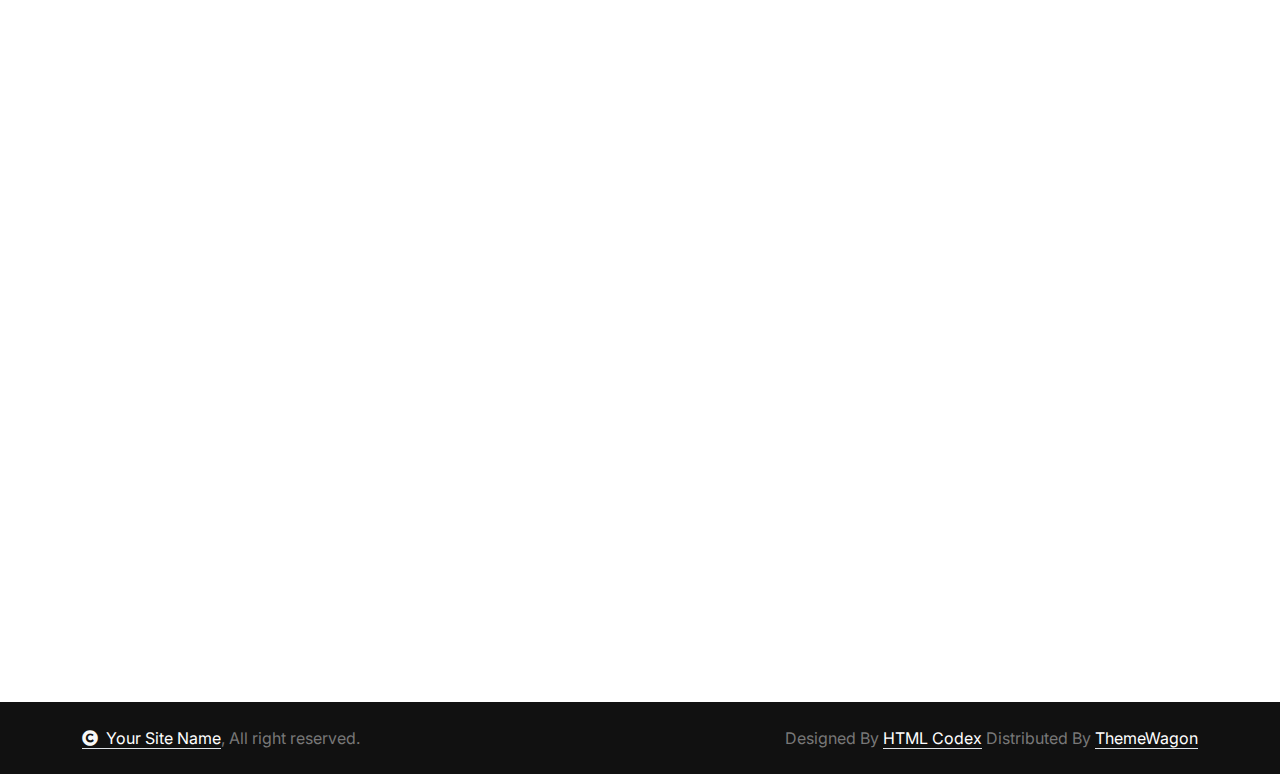
<file: contact.html>
<!DOCTYPE html>
<html lang="en">

    <head>
        <meta charset="utf-8">
        <title>Stocker - Stock Market Website Template</title>
        <meta content="width=device-width, initial-scale=1.0" name="viewport">
        <meta content="" name="keywords">
        <meta content="" name="description">

        <!-- Google Web Fonts -->
        <link rel="preconnect" href="https://fonts.googleapis.com">
        <link rel="preconnect" href="https://fonts.gstatic.com" crossorigin>
        <link href="https://fonts.googleapis.com/css2?family=Inter:wght@100..900&family=Roboto:wght@400;500;700;900&display=swap" rel="stylesheet"> 

        <!-- Icon Font Stylesheet -->
        <link rel="stylesheet" href="https://use.fontawesome.com/releases/v5.15.4/css/all.css"/>
        <link href="https://cdn.jsdelivr.net/npm/bootstrap-icons@1.4.1/font/bootstrap-icons.css" rel="stylesheet">

        <!-- Libraries Stylesheet -->
        <link href="lib/animate/animate.min.css" rel="stylesheet">
        <link href="lib/lightbox/css/lightbox.min.css" rel="stylesheet">
        <link href="lib/owlcarousel/assets/owl.carousel.min.css" rel="stylesheet">


        <!-- Customized Bootstrap Stylesheet -->
        <link href="css/bootstrap.min.css" rel="stylesheet">

        <!-- Template Stylesheet -->
        <link href="css/style.css" rel="stylesheet">
    </head>

    <body>

        <!-- Spinner Start -->
        <div id="spinner" class="show bg-white position-fixed translate-middle w-100 vh-100 top-50 start-50 d-flex align-items-center justify-content-center">
            <div class="spinner-border text-primary" style="width: 3rem; height: 3rem;" role="status">
                <span class="sr-only">Loading...</span>
            </div>
        </div>
        <!-- Spinner End -->

        <!-- Topbar Start -->
        <div class="container-fluid topbar bg-light px-5 d-none d-lg-block">
            <div class="row gx-0 align-items-center">
                <div class="col-lg-8 text-center text-lg-start mb-2 mb-lg-0">
                    <div class="d-flex flex-wrap">
                        <a href="#" class="text-muted small me-4"><i class="fas fa-map-marker-alt text-primary me-2"></i>Find A Location</a>
                        <a href="tel:+01234567890" class="text-muted small me-4"><i class="fas fa-phone-alt text-primary me-2"></i>+01234567890</a>
                        <a href="mailto:example@gmail.com" class="text-muted small me-0"><i class="fas fa-envelope text-primary me-2"></i>Example@gmail.com</a>
                    </div>
                </div>
                <div class="col-lg-4 text-center text-lg-end">
                    <div class="d-inline-flex align-items-center" style="height: 45px;">
                        <a href="#"><small class="me-3 text-dark"><i class="fa fa-user text-primary me-2"></i>Register</small></a>
                        <a href="#"><small class="me-3 text-dark"><i class="fa fa-sign-in-alt text-primary me-2"></i>Login</small></a>
                        <div class="dropdown">
                            <a href="#" class="dropdown-toggle text-dark" data-bs-toggle="dropdown"><small><i class="fa fa-home text-primary me-2"></i> My Dashboard</small></a>
                            <div class="dropdown-menu rounded">
                                <a href="#" class="dropdown-item"><i class="fas fa-user-alt me-2"></i> My Profile</a>
                                <a href="#" class="dropdown-item"><i class="fas fa-comment-alt me-2"></i> Inbox</a>
                                <a href="#" class="dropdown-item"><i class="fas fa-bell me-2"></i> Notifications</a>
                                <a href="#" class="dropdown-item"><i class="fas fa-cog me-2"></i> Account Settings</a>
                                <a href="#" class="dropdown-item"><i class="fas fa-power-off me-2"></i> Log Out</a>
                            </div>
                        </div>
                    </div>
                </div>
            </div>
        </div>
        <!-- Topbar End -->

        <!-- Navbar & Hero Start -->
        <div class="container-fluid position-relative p-0">
            <nav class="navbar navbar-expand-lg navbar-light px-4 px-lg-5 py-3 py-lg-0">
                <a href="" class="navbar-brand p-0">
                    <h1 class="text-primary"><i class="fas fa-search-dollar me-3"></i>Stocker</h1>
                    <!-- <img src="img/logo.png" alt="Logo"> -->
                </a>
                <button class="navbar-toggler" type="button" data-bs-toggle="collapse" data-bs-target="#navbarCollapse">
                    <span class="fa fa-bars"></span>
                </button>
                <div class="collapse navbar-collapse" id="navbarCollapse">
                    <div class="navbar-nav ms-auto py-0">
                        <a href="index.html" class="nav-item nav-link">Home</a>
                        <a href="about.html" class="nav-item nav-link">About</a>
                        <a href="service.html" class="nav-item nav-link">Services</a>
                        <a href="blog.html" class="nav-item nav-link">Blogs</a>
                        <div class="nav-item dropdown">
                            <a href="#" class="nav-link" data-bs-toggle="dropdown">
                                <span class="dropdown-toggle">Pages</span>
                            </a>
                            <div class="dropdown-menu m-0">
                                <a href="feature.html" class="dropdown-item">Our Features</a>
                                <a href="team.html" class="dropdown-item">Our team</a>
                                <a href="testimonial.html" class="dropdown-item">Testimonial</a>
                                <a href="offer.html" class="dropdown-item">Our offer</a>
                                <a href="FAQ.html" class="dropdown-item">FAQs</a>
                                <a href="404.html" class="dropdown-item">404 Page</a>
                            </div>
                        </div>
                        <a href="contact.html" class="nav-item nav-link active">Contact Us</a>
                    </div>
                    <a href="#" class="btn btn-primary rounded-pill py-2 px-4 my-3 my-lg-0 flex-shrink-0">Get Started</a>
                </div>
            </nav>

            <!-- Header Start -->
            <div class="container-fluid bg-breadcrumb">
                <div class="container text-center py-5" style="max-width: 900px;">
                    <h4 class="text-white display-4 mb-4 wow fadeInDown" data-wow-delay="0.1s">Contáctenos</h4>
                    <ol class="breadcrumb d-flex justify-content-center mb-0 wow fadeInDown" data-wow-delay="0.3s">
                        <li class="breadcrumb-item"><a href="index.html">Home</a></li>
                        <li class="breadcrumb-item"><a href="#">Pages</a></li>
                        <li class="breadcrumb-item active text-primary">Contact</li>
                    </ol>    
                </div>
            </div>
            <!-- Header End -->
        </div>
        <!-- Navbar & Hero End -->

        <!-- Contact Start -->
        <div class="container-fluid contact py-5">
            <div class="container py-5">
                <div class="row g-5">
                    <div class="col-xl-6">
                        <div class="wow fadeInUp" data-wow-delay="0.2s">
                            <div class="bg-light rounded p-5 mb-5">
                                <h4 class="text-primary mb-4">Get in Touch</h4>
                                <div class="row g-4">
                                    <div class="col-md-6">
                                        <div class="contact-add-item">
                                            <div class="contact-icon text-primary mb-4">
                                                <i class="fas fa-map-marker-alt fa-2x"></i>
                                            </div>
                                            <div>
                                                <h4>Address</h4>
                                                <p class="mb-0">123 Street New York.USA</p>
                                            </div>
                                        </div>
                                    </div>
                                    <div class="col-md-6">
                                        <div class="contact-add-item">
                                            <div class="contact-icon text-primary mb-4">
                                                <i class="fas fa-envelope fa-2x"></i>
                                            </div>
                                            <div>
                                                <h4>Mail Us</h4>
                                                <p class="mb-0">agrosense@example.com</p>
                                            </div>
                                        </div>
                                    </div>
                                    <div class="col-md-6">
                                        <div class="contact-add-item">
                                            <div class="contact-icon text-primary mb-4">
                                                <i class="fa fa-phone-alt fa-2x"></i>
                                            </div>
                                            <div>
                                                <h4>Telephone</h4>
                                                <p class="mb-0">(+591) 1256 7890</p>
                                            </div>
                                        </div>
                                    </div>
                                    <div class="col-md-6">
                                        <div class="contact-add-item">
                                            <div class="contact-icon text-primary mb-4">
                                                <i class="fab fa-firefox-browser fa-2x"></i>
                                            </div>
                                            <div>
                                                <h4>Yoursite@ex.com</h4>
                                                <p class="mb-0">(+012) 3456 7890</p>
                                            </div>
                                        </div>
                                    </div>
                                </div>
                            </div>
                            <div class="bg-light p-5 rounded h-100 wow fadeInUp" data-wow-delay="0.2s">
                                <h4 class="text-primary">Send Your Message</h4>
                                <p class="mb-4">The contact form is currently inactive. Get a functional and working contact form with Ajax & PHP in a few minutes. Just copy and paste the files, add a little code and you're done. <a class="text-primary fw-bold" href="https://htmlcodex.com/contact-form">Download Now</a>.</p>
                                <form>
                                    <div class="row g-4">
                                        <div class="col-lg-12 col-xl-6">
                                            <div class="form-floating">
                                                <input type="text" class="form-control border-0" id="name" placeholder="Your Name">
                                                <label for="name">Your Name</label>
                                            </div>
                                        </div>
                                        <div class="col-lg-12 col-xl-6">
                                            <div class="form-floating">
                                                <input type="email" class="form-control border-0" id="email" placeholder="Your Email">
                                                <label for="email">Your Email</label>
                                            </div>
                                        </div>
                                        <div class="col-lg-12 col-xl-6">
                                            <div class="form-floating">
                                                <input type="phone" class="form-control border-0" id="phone" placeholder="Phone">
                                                <label for="phone">Your Phone</label>
                                            </div>
                                        </div>
                                        <div class="col-lg-12 col-xl-6">
                                            <div class="form-floating">
                                                <input type="text" class="form-control border-0" id="project" placeholder="Project">
                                                <label for="project">Your Project</label>
                                            </div>
                                        </div>
                                        <div class="col-12">
                                            <div class="form-floating">
                                                <input type="text" class="form-control border-0" id="subject" placeholder="Subject">
                                                <label for="subject">Subject</label>
                                            </div>
                                        </div>
                                        <div class="col-12">
                                            <div class="form-floating">
                                                <textarea class="form-control border-0" placeholder="Leave a message here" id="message" style="height: 160px"></textarea>
                                                <label for="message">Message</label>
                                            </div>

                                        </div>
                                        <div class="col-12">
                                            <button class="btn btn-primary w-100 py-3">Send Message</button>
                                        </div>
                                    </div>
                                </form>
                            </div>
                        </div>
                    </div>
                    <div class="col-xl-6 wow fadeInRight" data-wow-delay="0.2s">
                        <div class="rounded h-100">
                            <iframe class="rounded h-100 w-100" 
                            style="height: 400px;" src="https://www.google.com/maps/embed?pb=!1m18!1m12!1m3!1d387191.33750346623!2d-73.97968099999999!3d40.6974881!2m3!1f0!2f0!3f0!3m2!1i1024!2i768!4f13.1!3m3!1m2!1s0x89c24fa5d33f083b%3A0xc80b8f06e177fe62!2sNew%20York%2C%20NY%2C%20USA!5e0!3m2!1sen!2sbd!4v1694259649153!5m2!1sen!2sbd" 
                            loading="lazy" referrerpolicy="no-referrer-when-downgrade"></iframe>
                        </div>
                    </div>
                </div>
            </div>
        </div>
        <!-- Contact End -->

        <!-- Footer Start -->
        <div class="container-fluid footer py-5 wow fadeIn" data-wow-delay="0.2s">
            <div class="container py-5 border-start-0 border-end-0" style="border: 1px solid; border-color: rgb(255, 255, 255, 0.08);">
                <div class="row g-5">
                    <div class="col-md-6 col-lg-6 col-xl-4">
                        <div class="footer-item">
                            <a href="index.html" class="p-0">
                                <h4 class="text-white"><i class="fas fa-search-dollar me-3"></i>Stocker</h4>
                                <!-- <img src="img/logo.png" alt="Logo"> -->
                            </a>
                            <p class="mb-4">Dolor amet sit justo amet elitr clita ipsum elitr est.Lorem ipsum dolor sit amet, consectetur adipiscing...</p>
                            <div class="d-flex">
                                <a href="#" class="bg-primary d-flex rounded align-items-center py-2 px-3 me-2">
                                    <i class="fas fa-apple-alt text-white"></i>
                                    <div class="ms-3">
                                        <small class="text-white">Download on the</small>
                                        <h6 class="text-white">App Store</h6>
                                    </div>
                                </a>
                                <a href="#" class="bg-dark d-flex rounded align-items-center py-2 px-3 ms-2">
                                    <i class="fas fa-play text-primary"></i>
                                    <div class="ms-3">
                                        <small class="text-white">Get it on</small>
                                        <h6 class="text-white">Google Play</h6>
                                    </div>
                                </a>
                            </div>
                        </div>
                    </div>
                    <div class="col-md-6 col-lg-6 col-xl-2">
                        <div class="footer-item">
                            <h4 class="text-white mb-4">Quick Links</h4>
                            <a href="#"><i class="fas fa-angle-right me-2"></i> About Us</a>
                            <a href="#"><i class="fas fa-angle-right me-2"></i> Feature</a>
                            <a href="#"><i class="fas fa-angle-right me-2"></i> Attractions</a>
                            <a href="#"><i class="fas fa-angle-right me-2"></i> Tickets</a>
                            <a href="#"><i class="fas fa-angle-right me-2"></i> Blog</a>
                            <a href="#"><i class="fas fa-angle-right me-2"></i> Contact us</a>
                        </div>
                    </div>
                    <div class="col-md-6 col-lg-6 col-xl-3">
                        <div class="footer-item">
                            <h4 class="text-white mb-4">Support</h4>
                            <a href="#"><i class="fas fa-angle-right me-2"></i> Privacy Policy</a>
                            <a href="#"><i class="fas fa-angle-right me-2"></i> Terms & Conditions</a>
                            <a href="#"><i class="fas fa-angle-right me-2"></i> Disclaimer</a>
                            <a href="#"><i class="fas fa-angle-right me-2"></i> Support</a>
                            <a href="#"><i class="fas fa-angle-right me-2"></i> FAQ</a>
                            <a href="#"><i class="fas fa-angle-right me-2"></i> Help</a>
                        </div>
                    </div>
                    <div class="col-md-6 col-lg-6 col-xl-3">
                        <div class="footer-item">
                            <h4 class="text-white mb-4">Contact Info</h4>
                            <div class="d-flex align-items-center">
                                <i class="fas fa-map-marker-alt text-primary me-3"></i>
                                <p class="text-white mb-0">123 Street New York.USA</p>
                            </div>
                            <div class="d-flex align-items-center">
                                <i class="fas fa-envelope text-primary me-3"></i>
                                <p class="text-white mb-0">info@example.com</p>
                            </div>
                            <div class="d-flex align-items-center">
                                <i class="fa fa-phone-alt text-primary me-3"></i>
                                <p class="text-white mb-0">(+012) 3456 7890</p>
                            </div>
                            <div class="d-flex align-items-center mb-4">
                                <i class="fab fa-firefox-browser text-primary me-3"></i>
                                <p class="text-white mb-0">Yoursite@ex.com</p>
                            </div>
                            <div class="d-flex">
                                <a class="btn btn-primary btn-sm-square rounded-circle me-3" href="#"><i class="fab fa-facebook-f text-white"></i></a>
                                <a class="btn btn-primary btn-sm-square rounded-circle me-3" href="#"><i class="fab fa-twitter text-white"></i></a>
                                <a class="btn btn-primary btn-sm-square rounded-circle me-3" href="#"><i class="fab fa-instagram text-white"></i></a>
                                <a class="btn btn-primary btn-sm-square rounded-circle me-0" href="#"><i class="fab fa-linkedin-in text-white"></i></a>
                            </div>
                        </div>
                    </div>
                </div>
            </div>
        </div>
        <!-- Footer End -->
        
        <!-- Copyright Start -->
        <div class="container-fluid copyright py-4">
            <div class="container">
                <div class="row g-4 align-items-center">
                    <div class="col-md-6 text-center text-md-start mb-md-0">
                        <span class="text-body"><a href="#" class="border-bottom text-white"><i class="fas fa-copyright text-light me-2"></i>Your Site Name</a>, All right reserved.</span>
                    </div>
                    <div class="col-md-6 text-center text-md-end text-body">
                        <!--/*** This template is free as long as you keep the below author’s credit link/attribution link/backlink. ***/-->
                        <!--/*** If you'd like to use the template without the below author’s credit link/attribution link/backlink, ***/-->
                        <!--/*** you can purchase the Credit Removal License from "https://htmlcodex.com/credit-removal". ***/-->
                        Designed By <a class="border-bottom text-white" href="https://htmlcodex.com">HTML Codex</a> Distributed By <a class="border-bottom text-white" href="https://themewagon.com">ThemeWagon</a>
                    </div>
                </div>
            </div>
        </div>
        <!-- Copyright End -->


        <!-- Back to Top -->
        <a href="#" class="btn btn-primary btn-lg-square rounded-circle back-to-top"><i class="fa fa-arrow-up"></i></a>   

        
        <!-- JavaScript Libraries -->
        <script src="https://ajax.googleapis.com/ajax/libs/jquery/3.6.4/jquery.min.js"></script>
        <script src="https://cdn.jsdelivr.net/npm/bootstrap@5.0.0/dist/js/bootstrap.bundle.min.js"></script>
        <script src="lib/wow/wow.min.js"></script>
        <script src="lib/easing/easing.min.js"></script>
        <script src="lib/waypoints/waypoints.min.js"></script>
        <script src="lib/counterup/counterup.min.js"></script>
        <script src="lib/lightbox/js/lightbox.min.js"></script>
        <script src="lib/owlcarousel/owl.carousel.min.js"></script>
        

        <!-- Template Javascript -->
        <script src="js/main.js"></script>
    </body>

</html>
</file>
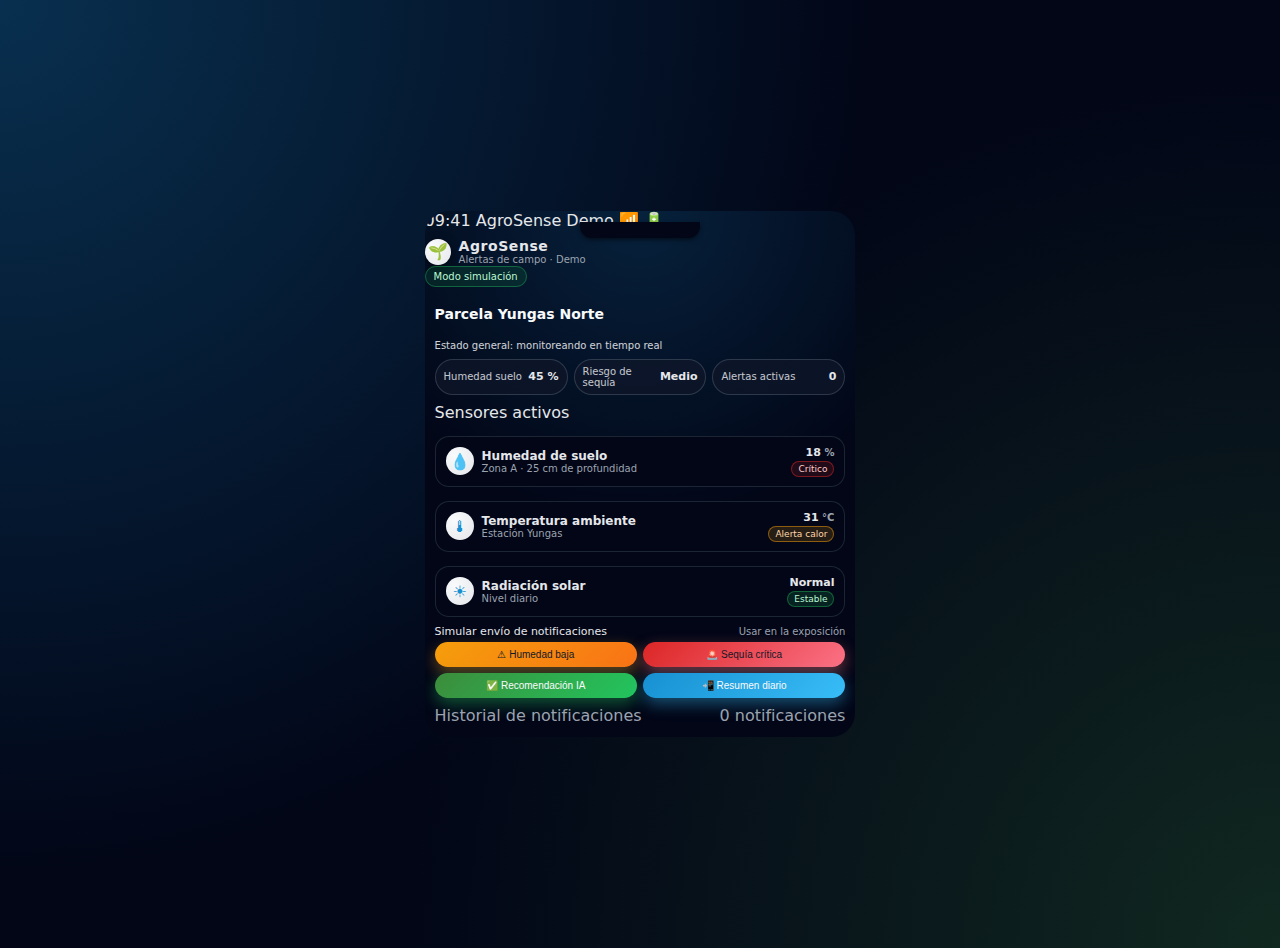
<file: demo.html>
<!DOCTYPE html> <html lang="es"> <head> <meta charset="UTF-8"> <title>AgroSense - Demo Notificaciones</title> <meta name="viewport" content="width=device-width, initial-scale=1.0"> <style> :root{ --primary:#1790D1; --secondary:#3C8C3B; --danger:#DC2626; --warning:#F59E0B; --bg:#0b1120; --card:#111827; } {box-sizing:border-box;margin:0;padding:0} body{ font-family: system-ui, -apple-system, BlinkMacSystemFont, "Segoe UI", Roboto, sans-serif; background: radial-gradient(circle at 0% 0%, rgba(23,144,209,.3), transparent 55%), radial-gradient(circle at 100% 100%, rgba(60,140,59,.25), transparent 55%), #020617; min-height:100vh; display:flex; align-items:center; justify-content:center; color:#e5e7eb; padding:16px; } / Marco tipo celular / .phone-frame{ width:360px; max-width:100%; height:720px; max-height:100vh; border-radius:32px; background:linear-gradient(145deg,#020617,#020617,#020617); padding:10px; box-shadow:0 25px 60px rgba(0,0,0,.65); position:relative; overflow:hidden; border:1px solid rgba(148,163,184,.35); } .phone-inner{ width:100%; height:100%; border-radius:24px; background:radial-gradient(circle at top,rgba(23,144,209,.2),transparent 55%),#020617; overflow:hidden; display:flex; flex-direction:column; } / Barra superior / .status-bar{ height:26px; display:flex; align-items:center; justify-content:space-between; padding:0 10px; font-size:11px; color:#9ca3af; } .notch{ width:120px; height:16px; background:#020617; border-radius:0 0 12px 12px; margin:0 auto; margin-top:-8px; box-shadow:0 2px 4px rgba(0,0,0,.5); } / Header de la app / .app-header{ padding:10px 14px 8px; display:flex; align-items:center; justify-content:space-between; border-bottom:1px solid rgba(148,163,184,.2); backdrop-filter:blur(10px); } .app-title{ display:flex; align-items:center; gap:8px; } .logo-circle{ width:26px;height:26px;border-radius:50%; background:radial-gradient(circle at 30% 30%,#f9fafb,#e5e7eb); display:flex;align-items:center;justify-content:center; font-size:16px; color:var(--secondary); box-shadow:0 3px 10px rgba(0,0,0,.5); } .app-title-text{ display:flex;flex-direction:column; } .app-title-text span:first-child{ font-size:14px;font-weight:700;color:#e5e7eb;letter-spacing:.04em; } .app-title-text span:last-child{ font-size:10px;color:#9ca3af; } .badge-modo{ font-size:10px; padding:4px 8px; border-radius:999px; background:rgba(22,163,74,.15); color:#bbf7d0; border:1px solid rgba(34,197,94,.4); } .content{ flex:1; padding:10px 10px 8px; display:flex; flex-direction:column; gap:8px; overflow-y:auto; } / Tarjeta de resumen / .summary-card{ background:radial-gradient(circle at 0 0,rgba(23,144,209,.45),transparent 60%), radial-gradient(circle at 100% 100%,rgba(34,197,94,.3),transparent 60%), #020617; border-radius:18px; padding:10px 12px; border:1px solid rgba(148,163,184,.25); } .summary-top{ display:flex;justify-content:space-between;align-items:center;margin-bottom:6px; } .summary-top h2{ font-size:14px;font-weight:700;color:#f9fafb; } .summary-top small{ font-size:10px;color:#e5e7eb;opacity:.9; } .summary-grid{ display:flex;gap:6px;margin-top:4px; } .summary-pill{ flex:1; background:rgba(15,23,42,.7); border-radius:999px; padding:6px 8px; font-size:10px; display:flex; align-items:center; justify-content:space-between; color:#e5e7eb; border:1px solid rgba(148,163,184,.25); } .summary-pill span:first-child{opacity:.85} .summary-pill span:last-child{font-weight:700;font-size:11px;} / Lista de sensores / .section-title{ font-size:11px; text-transform:uppercase; letter-spacing:.14em; color:#9ca3af; margin-top:2px; } .sensor-card{ background:#020617; border-radius:14px; padding:9px 10px; border:1px solid rgba(31,41,55,.9); display:flex; justify-content:space-between; align-items:center; margin-top:6px; } .sensor-left{ display:flex; align-items:center; gap:8px; } .sensor-icon{ width:28px;height:28px;border-radius:999px; display:flex;align-items:center;justify-content:center; background:radial-gradient(circle at 30% 30%,#f9fafb,#e5e7eb); color:var(--primary); font-size:16px; } .sensor-text{ display:flex;flex-direction:column; } .sensor-name{ font-size:12px;font-weight:600;color:#e5e7eb; } .sensor-meta{ font-size:10px;color:#9ca3af; } .sensor-right{ text-align:right; font-size:11px; } .sensor-value{ font-weight:700; } .sensor-unit{ font-size:10px;color:#9ca3af; } .chip-estado{ display:inline-flex; align-items:center; gap:4px; padding:2px 6px; border-radius:999px; font-size:9px; margin-top:2px; } .chip-ok{ background:rgba(34,197,94,.15); color:#bbf7d0; border:1px solid rgba(34,197,94,.4); } .chip-alerta{ background:rgba(245,158,11,.15); color:#fed7aa; border:1px solid rgba(245,158,11,.5); } .chip-critico{ background:rgba(220,38,38,.15); color:#fecaca; border:1px solid rgba(220,38,38,.5); } / Botones para simular notificaciones / .actions-card{ margin-top:8px; background:#020617; border-radius:14px; padding:8px 10px; border:1px solid rgba(31,41,55,.9); } .actions-title{ display:flex;justify-content:space-between;align-items:center; font-size:11px;color:#e5e7eb;margin-bottom:4px; } .actions-title span:last-child{ font-size:10px;color:#9ca3af; } .btn-row{ display:flex; flex-wrap:wrap; gap:6px; margin-top:4px; } .btn-sim{ flex:1 1 48%; border:none; border-radius:999px; padding:7px; font-size:10px; cursor:pointer; display:flex; align-items:center; justify-content:center; gap:4px; transition:transform .12s, box-shadow .12s, opacity .12s; white-space:nowrap; } .btn-sim:active{ transform:scale(.97); box-shadow:0 0 0 transparent; opacity:.85; } .btn-alerta{ background:linear-gradient(135deg,var(--warning),#f97316); color:#111827; box-shadow:0 6px 16px rgba(248,160,35,.4); } .btn-critico{ background:linear-gradient(135deg,var(--danger),#fb7185); color:#111827; box-shadow:0 6px 16px rgba(248,113,113,.45); } .btn-rec{ background:linear-gradient(135deg,var(--secondary),#22c55e); color:#f9fafb; box-shadow:0 6px 16px rgba(34,197,94,.4); } .btn-info{ background:linear-gradient(135deg,var(--primary),#38bdf8); color:#f9fafb; box-shadow:0 6px 16px rgba(56,189,248,.4); } / Historial de notificaciones / .notif-panel{ margin-top:6px; background:#020617; border-radius:14px; padding:6px 8px; border:1px solid rgba(31,41,55,.9); font-size:10px; } .notif-panel-header{ display:flex;justify-content:space-between;align-items:center; margin-bottom:4px;color:#9ca3af; } .notif-list{ max-height:120px; overflow-y:auto; } .notif-item{ padding:4px 0; border-bottom:1px solid rgba(31,41,55,.8); } .notif-item:last-child{border-bottom:none;} .notif-title{ font-size:10px;font-weight:600;color:#e5e7eb; } .notif-meta{ font-size:9px;color:#9ca3af; } / Toast de notificación */ .toast-container{ position:absolute; top:16px; right:12px; z-index:30; display:flex; flex-direction:column; gap:6px; } .toast{ min-width:210px; max-width:220px; background:#020617; border-radius:12px; padding:8px 10px; border-left:3px solid var(--primary); box-shadow:0 12px 30px rgba(0,0,0,.7); font-size:10px; animation:slideIn .22s ease-out; } .toast.toast-alerta{border-left-color:var(--warning);} .toast.toast-critico{border-left-color:var(--danger);} .toast.toast-ok{border-left-color:var(--secondary);} .toast-title{ font-weight:700; margin-bottom:2px; color:#e5e7eb; } .toast-body{ color:#9ca3af; } .toast-time{ margin-top:2px; font-size:9px; color:#6b7280; } @keyframes slideIn{ from{opacity:0;transform:translateX(40px) translateY(-10px);} to{opacity:1;transform:translateX(0) translateY(0);} } @keyframes fadeOut{ to{opacity:0;transform:translateX(30px);} } </style> </head> <body> <div class="phone-frame"> <div class="phone-inner"> <div class="status-bar"> <span>09:41</span> <span>AgroSense Demo</span> <span>📶 🔋</span> </div> <div class="notch"></div> <!-- Contenedor de toasts --> <div class="toast-container" id="toastContainer"></div> <div class="app-header"> <div class="app-title"> <div class="logo-circle">🌱</div> <div class="app-title-text"> <span>AgroSense</span> <span>Alertas de campo · Demo</span> </div> </div> <span class="badge-modo">Modo simulación</span> </div> <div class="content"> <!-- Resumen --> <div class="summary-card"> <div class="summary-top"> <div> <h2>Parcela Yungas Norte</h2> <small>Estado general: monitoreando en tiempo real</small> </div> </div> <div class="summary-grid"> <div class="summary-pill"> <span>Humedad suelo</span> <span>45 %</span> </div> <div class="summary-pill"> <span>Riesgo de sequía</span> <span>Medio</span> </div> <div class="summary-pill"> <span>Alertas activas</span> <span id="alertCount">0</span> </div> </div> </div> <div class="section-title">Sensores activos</div> <!-- Sensor 1 --> <div class="sensor-card"> <div class="sensor-left"> <div class="sensor-icon">💧</div> <div class="sensor-text"> <span class="sensor-name">Humedad de suelo</span> <span class="sensor-meta">Zona A · 25 cm de profundidad</span> </div> </div> <div class="sensor-right"> <div class="sensor-value">18<span class="sensor-unit"> %</span></div> <div class="chip-estado chip-critico"> <span>Crítico</span> </div> </div> </div> <!-- Sensor 2 --> <div class="sensor-card"> <div class="sensor-left"> <div class="sensor-icon">🌡</div> <div class="sensor-text"> <span class="sensor-name">Temperatura ambiente</span> <span class="sensor-meta">Estación Yungas</span> </div> </div> <div class="sensor-right"> <div class="sensor-value">31<span class="sensor-unit"> °C</span></div> <div class="chip-estado chip-alerta"> <span>Alerta calor</span> </div> </div> </div> <!-- Sensor 3 --> <div class="sensor-card"> <div class="sensor-left"> <div class="sensor-icon">☀</div> <div class="sensor-text"> <span class="sensor-name">Radiación solar</span> <span class="sensor-meta">Nivel diario</span> </div> </div> <div class="sensor-right"> <div class="sensor-value">Normal</div> <div class="chip-estado chip-ok"> <span>Estable</span> </div> </div> </div> <!-- Acciones para simular --> <div class="actions-card"> <div class="actions-title"> <span>Simular envío de notificaciones</span> <span>Usar en la exposición</span> </div> <div class="btn-row"> <button class="btn-sim btn-alerta" onclick="sendNotification('Alerta de humedad baja','La humedad en Zona A cayó al 18%. Recomendada irrigación en las próximas 2 horas.','alerta')"> ⚠ Humedad baja </button> <button class="btn-sim btn-critico" onclick="sendNotification('Alerta crítica de sequía','Tres lecturas seguidas indican sequía en la Parcela Yungas Norte. Priorizar riego ahora.','critico')"> 🚨 Sequía crítica </button> <button class="btn-sim btn-rec" onclick="sendNotification('Recomendación de riego','Según la IA, hoy es el mejor momento para regar Zona B con 12 mm de agua.','ok')"> ✅ Recomendación IA </button> <button class="btn-sim btn-info" onclick="sendNotification('Actualización diaria','Sensores revisados y sincronizados correctamente. No se detectan fallas.','info')"> 📲 Resumen diario </button> </div> </div> <!-- Historial de notificaciones --> <div class="notif-panel"> <div class="notif-panel-header"> <span>Historial de notificaciones</span> <span id="notifCount">0 notificaciones</span> </div> <div class="notif-list" id="notifList"> <!-- Aquí se agregarán las notificaciones --> </div> </div> </div> </div> </div> <script> let totalAlerts = 0; let totalNotifs = 0; function formatTime(date){ return date.toTimeString().slice(0,5); } function sendNotification(title, message, type){ totalNotifs++; document.getElementById('notifCount').textContent = totalNotifs + ' notificaciones'; if(type === 'alerta' || type === 'critico'){ totalAlerts++; document.getElementById('alertCount').textContent = totalAlerts; } const now = new Date(); const timeStr = formatTime(now); // Crear toast (popup) const toastContainer = document.getElementById('toastContainer'); const toast = document.createElement('div'); toast.classList.add('toast'); if(type === 'alerta') toast.classList.add('toast-alerta'); if(type === 'critico') toast.classList.add('toast-critico'); if(type === 'ok' || type === 'info') toast.classList.add('toast-ok'); toast.innerHTML = ` <div class="toast-title">${title}</div> <div class="toast-body">${message}</div> <div class="toast-time">Hoy · ${timeStr}</div> `; toastContainer.appendChild(toast); // Auto-desaparecer después de 4s setTimeout(()=>{ toast.style.animation = 'fadeOut .25s forwards'; setTimeout(()=> toast.remove(), 260); }, 4000); // Agregar al historial const notifList = document.getElementById('notifList'); const item = document.createElement('div'); item.classList.add('notif-item'); item.innerHTML = ` <div class="notif-title">${title}</div> <div class="notif-meta">${timeStr} · ${message}</div> `; notifList.prepend(item); // última notificación arriba } </script> </body> </html>
</file>
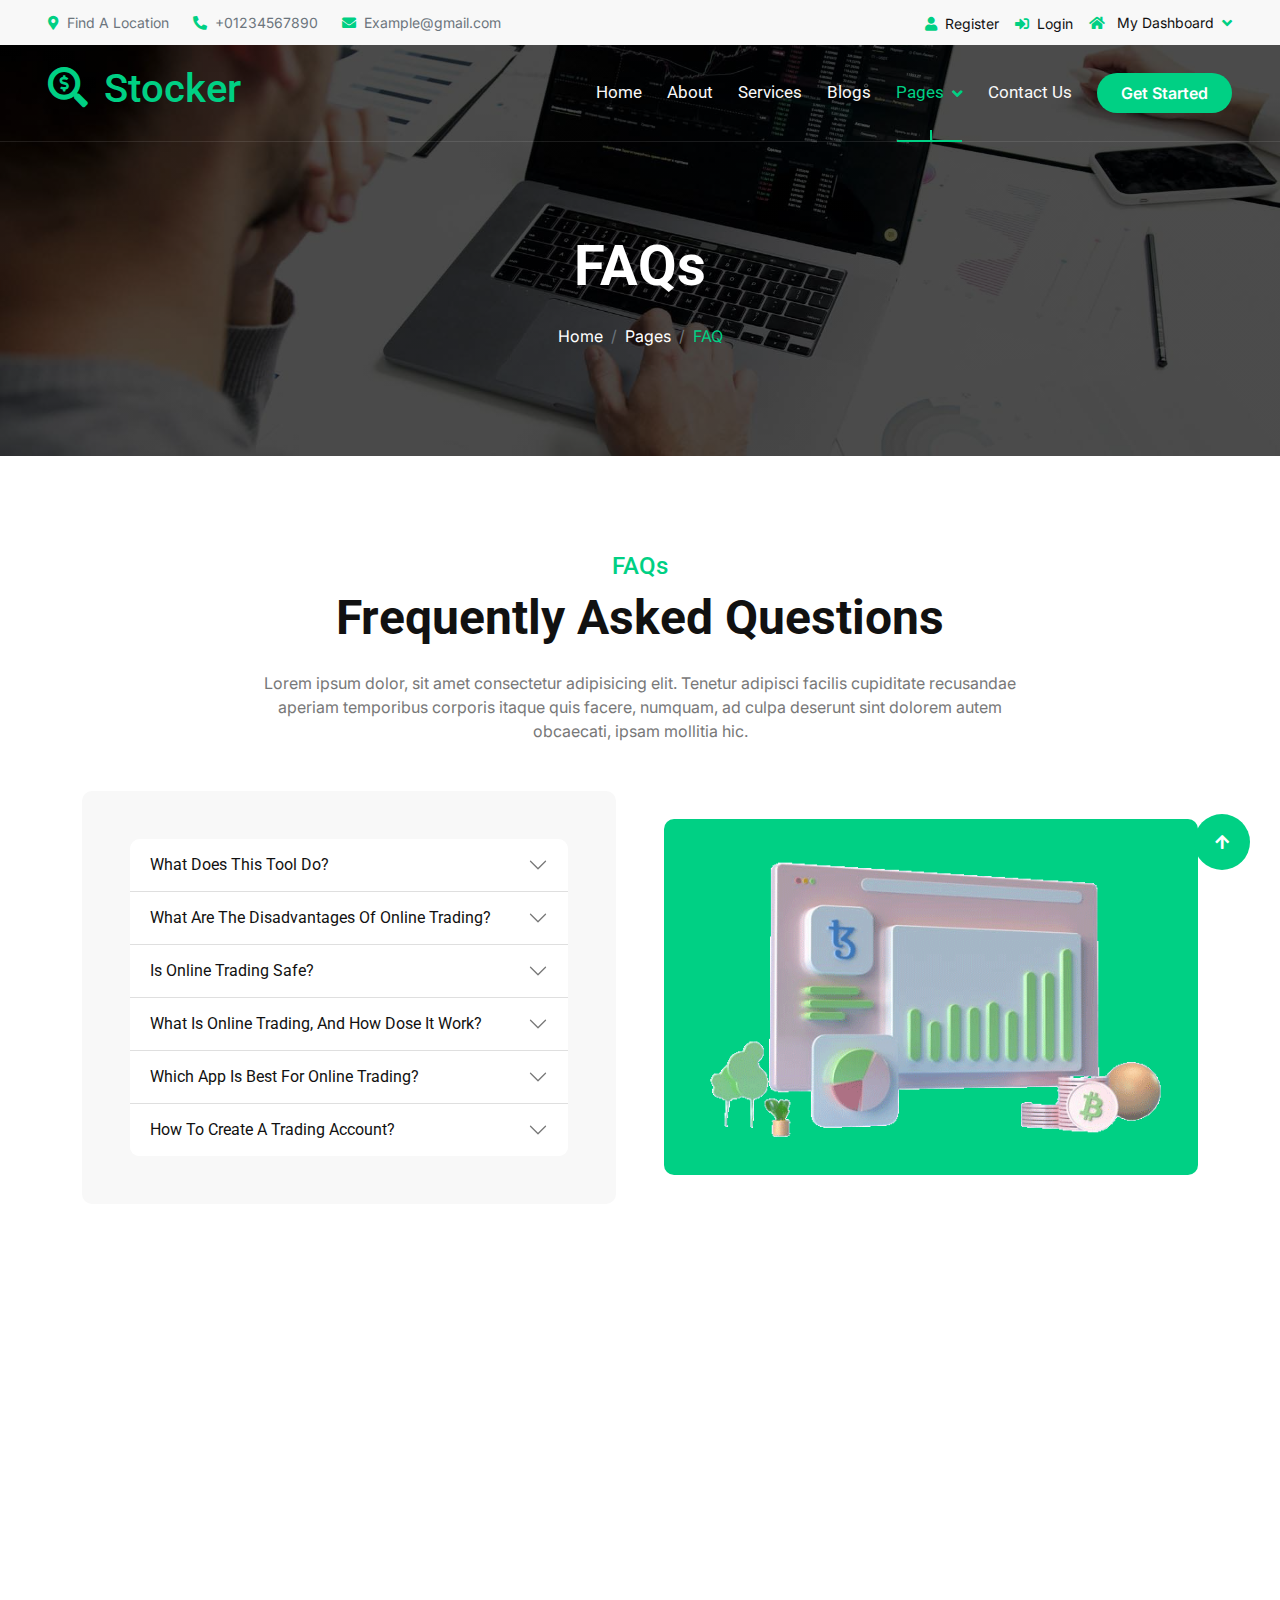
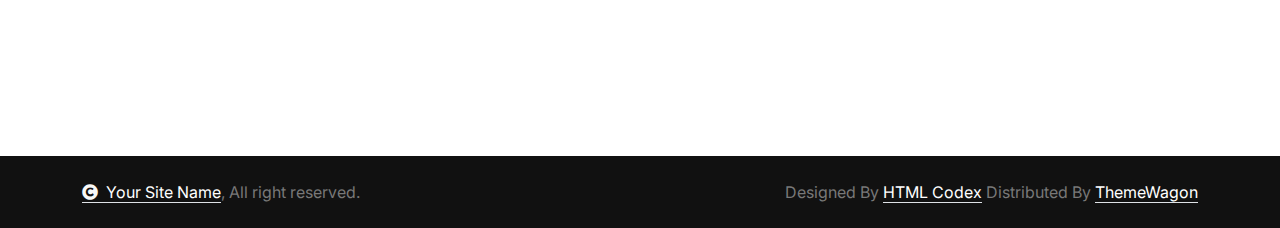
<file: FAQ.html>
<!DOCTYPE html>
<html lang="en">

    <head>
        <meta charset="utf-8">
        <title>Stocker - Stock Market Website Template</title>
        <meta content="width=device-width, initial-scale=1.0" name="viewport">
        <meta content="" name="keywords">
        <meta content="" name="description">

        <!-- Google Web Fonts -->
        <link rel="preconnect" href="https://fonts.googleapis.com">
        <link rel="preconnect" href="https://fonts.gstatic.com" crossorigin>
        <link href="https://fonts.googleapis.com/css2?family=Inter:wght@100..900&family=Roboto:wght@400;500;700;900&display=swap" rel="stylesheet"> 

        <!-- Icon Font Stylesheet -->
        <link rel="stylesheet" href="https://use.fontawesome.com/releases/v5.15.4/css/all.css"/>
        <link href="https://cdn.jsdelivr.net/npm/bootstrap-icons@1.4.1/font/bootstrap-icons.css" rel="stylesheet">

        <!-- Libraries Stylesheet -->
        <link href="lib/animate/animate.min.css" rel="stylesheet">
        <link href="lib/lightbox/css/lightbox.min.css" rel="stylesheet">
        <link href="lib/owlcarousel/assets/owl.carousel.min.css" rel="stylesheet">


        <!-- Customized Bootstrap Stylesheet -->
        <link href="css/bootstrap.min.css" rel="stylesheet">

        <!-- Template Stylesheet -->
        <link href="css/style.css" rel="stylesheet">
    </head>

    <body>

        <!-- Spinner Start -->
        <div id="spinner" class="show bg-white position-fixed translate-middle w-100 vh-100 top-50 start-50 d-flex align-items-center justify-content-center">
            <div class="spinner-border text-primary" style="width: 3rem; height: 3rem;" role="status">
                <span class="sr-only">Loading...</span>
            </div>
        </div>
        <!-- Spinner End -->

        <!-- Topbar Start -->
        <div class="container-fluid topbar bg-light px-5 d-none d-lg-block">
            <div class="row gx-0 align-items-center">
                <div class="col-lg-8 text-center text-lg-start mb-2 mb-lg-0">
                    <div class="d-flex flex-wrap">
                        <a href="#" class="text-muted small me-4"><i class="fas fa-map-marker-alt text-primary me-2"></i>Find A Location</a>
                        <a href="tel:+01234567890" class="text-muted small me-4"><i class="fas fa-phone-alt text-primary me-2"></i>+01234567890</a>
                        <a href="mailto:example@gmail.com" class="text-muted small me-0"><i class="fas fa-envelope text-primary me-2"></i>Example@gmail.com</a>
                    </div>
                </div>
                <div class="col-lg-4 text-center text-lg-end">
                    <div class="d-inline-flex align-items-center" style="height: 45px;">
                        <a href="#"><small class="me-3 text-dark"><i class="fa fa-user text-primary me-2"></i>Register</small></a>
                        <a href="#"><small class="me-3 text-dark"><i class="fa fa-sign-in-alt text-primary me-2"></i>Login</small></a>
                        <div class="dropdown">
                            <a href="#" class="dropdown-toggle text-dark" data-bs-toggle="dropdown"><small><i class="fa fa-home text-primary me-2"></i> My Dashboard</small></a>
                            <div class="dropdown-menu rounded">
                                <a href="#" class="dropdown-item"><i class="fas fa-user-alt me-2"></i> My Profile</a>
                                <a href="#" class="dropdown-item"><i class="fas fa-comment-alt me-2"></i> Inbox</a>
                                <a href="#" class="dropdown-item"><i class="fas fa-bell me-2"></i> Notifications</a>
                                <a href="#" class="dropdown-item"><i class="fas fa-cog me-2"></i> Account Settings</a>
                                <a href="#" class="dropdown-item"><i class="fas fa-power-off me-2"></i> Log Out</a>
                            </div>
                        </div>
                    </div>
                </div>
            </div>
        </div>
        <!-- Topbar End -->

        <!-- Navbar & Hero Start -->
        <div class="container-fluid position-relative p-0">
            <nav class="navbar navbar-expand-lg navbar-light px-4 px-lg-5 py-3 py-lg-0">
                <a href="" class="navbar-brand p-0">
                    <h1 class="text-primary"><i class="fas fa-search-dollar me-3"></i>Stocker</h1>
                    <!-- <img src="img/logo.png" alt="Logo"> -->
                </a>
                <button class="navbar-toggler" type="button" data-bs-toggle="collapse" data-bs-target="#navbarCollapse">
                    <span class="fa fa-bars"></span>
                </button>
                <div class="collapse navbar-collapse" id="navbarCollapse">
                    <div class="navbar-nav ms-auto py-0">
                        <a href="index.html" class="nav-item nav-link">Home</a>
                        <a href="about.html" class="nav-item nav-link">About</a>
                        <a href="service.html" class="nav-item nav-link">Services</a>
                        <a href="blog.html" class="nav-item nav-link">Blogs</a>
                        <div class="nav-item dropdown">
                            <a href="#" class="nav-link active" data-bs-toggle="dropdown">
                                <span class="dropdown-toggle">Pages</span>
                            </a>
                            <div class="dropdown-menu m-0">
                                <a href="feature.html" class="dropdown-item">Our Features</a>
                                <a href="team.html" class="dropdown-item">Our team</a>
                                <a href="testimonial.html" class="dropdown-item">Testimonial</a>
                                <a href="offer.html" class="dropdown-item">Our offer</a>
                                <a href="FAQ.html" class="dropdown-item active">FAQs</a>
                                <a href="404.html" class="dropdown-item">404 Page</a>
                            </div>
                        </div>
                        <a href="contact.html" class="nav-item nav-link">Contact Us</a>
                    </div>
                    <a href="#" class="btn btn-primary rounded-pill py-2 px-4 my-3 my-lg-0 flex-shrink-0">Get Started</a>
                </div>
            </nav>

            <!-- Header Start -->
            <div class="container-fluid bg-breadcrumb">
                <div class="container text-center py-5" style="max-width: 900px;">
                    <h4 class="text-white display-4 mb-4 wow fadeInDown" data-wow-delay="0.1s">FAQs</h4>
                    <ol class="breadcrumb d-flex justify-content-center mb-0 wow fadeInDown" data-wow-delay="0.3s">
                        <li class="breadcrumb-item"><a href="index.html">Home</a></li>
                        <li class="breadcrumb-item"><a href="#">Pages</a></li>
                        <li class="breadcrumb-item active text-primary">FAQ</li>
                    </ol>    
                </div>
            </div>
            <!-- Header End -->
        </div>
        <!-- Navbar & Hero End -->


        <!-- FAQs Start -->
        <div class="container-fluid faq-section py-5">
            <div class="container py-5 overflow-hidden">
                <div class="text-center mx-auto pb-5 wow fadeInUp" data-wow-delay="0.2s" style="max-width: 800px;">
                    <h4 class="text-primary">FAQs</h4>
                    <h1 class="display-5 mb-4">Frequently Asked Questions</h1>
                    <p class="mb-0">Lorem ipsum dolor, sit amet consectetur adipisicing elit. Tenetur adipisci facilis cupiditate recusandae aperiam temporibus corporis itaque quis facere, numquam, ad culpa deserunt sint dolorem autem obcaecati, ipsam mollitia hic.
                    </p>
                </div>
                <div class="row g-5 align-items-center">
                    <div class="col-lg-6 wow fadeInLeft" data-wow-delay="0.2s">
                        <div class="accordion accordion-flush bg-light rounded p-5" id="accordionFlushSection">
                            <div class="accordion-item rounded-top">
                                <h2 class="accordion-header" id="flush-headingOne">
                                    <button class="accordion-button collapsed rounded-top" type="button" data-bs-toggle="collapse" data-bs-target="#flush-collapseOne" aria-expanded="false" aria-controls="flush-collapseOne">
                                    What Does This Tool Do?
                                    </button>
                                </h2>
                                <div id="flush-collapseOne" class="accordion-collapse collapse" aria-labelledby="flush-headingOne" data-bs-parent="#accordionFlushSection">
                                    <div class="accordion-body">Placeholder content for this accordion, which is intended to demonstrate the <code>.accordion-flush</code> class. This is the first item's accordion body.</div>
                                </div>
                            </div>
                            <div class="accordion-item">
                                <h2 class="accordion-header" id="flush-headingTwo">
                                    <button class="accordion-button collapsed" type="button" data-bs-toggle="collapse" data-bs-target="#flush-collapseTwo" aria-expanded="false" aria-controls="flush-collapseTwo">
                                    What Are The Disadvantages Of Online Trading?
                                    </button>
                                </h2>
                                <div id="flush-collapseTwo" class="accordion-collapse collapse" aria-labelledby="flush-headingTwo" data-bs-parent="#accordionFlushSection">
                                    <div class="accordion-body">Placeholder content for this accordion, which is intended to demonstrate the <code>.accordion-flush</code> class. This is the second item's accordion body. Let's imagine this being filled with some actual content.</div>
                                </div>
                            </div>
                            <div class="accordion-item">
                                <h2 class="accordion-header" id="flush-headingThree">
                                    <button class="accordion-button collapsed" type="button" data-bs-toggle="collapse" data-bs-target="#flush-collapseThree" aria-expanded="false" aria-controls="flush-collapseThree">
                                    Is Online Trading Safe?
                                    </button>
                                </h2>
                                <div id="flush-collapseThree" class="accordion-collapse collapse" aria-labelledby="flush-headingThree" data-bs-parent="#accordionFlushSection">
                                    <div class="accordion-body">Placeholder content for this accordion, which is intended to demonstrate the <code>.accordion-flush</code> class. This is the second item's accordion body. Let's imagine this being filled with some actual content.</div>
                                </div>
                            </div>
                            <div class="accordion-item">
                                <h2 class="accordion-header" id="flush-headingFour">
                                    <button class="accordion-button collapsed" type="button" data-bs-toggle="collapse" data-bs-target="#flush-collapseFour" aria-expanded="false" aria-controls="flush-collapseFour">
                                    What Is Online Trading, And How Dose It Work?
                                    </button>
                                </h2>
                                <div id="flush-collapseFour" class="accordion-collapse collapse" aria-labelledby="flush-headingFour" data-bs-parent="#accordionFlushSection">
                                    <div class="accordion-body">Placeholder content for this accordion, which is intended to demonstrate the <code>.accordion-flush</code> class. This is the second item's accordion body. Let's imagine this being filled with some actual content.</div>
                                </div>
                            </div>
                            <div class="accordion-item">
                                <h2 class="accordion-header" id="flush-headingFive">
                                    <button class="accordion-button collapsed" type="button" data-bs-toggle="collapse" data-bs-target="#flush-collapseFive" aria-expanded="false" aria-controls="flush-collapseFive">
                                    Which App Is Best For Online Trading?
                                    </button>
                                </h2>
                                <div id="flush-collapseFive" class="accordion-collapse collapse" aria-labelledby="flush-headingFive" data-bs-parent="#accordionFlushSection">
                                    <div class="accordion-body">Placeholder content for this accordion, which is intended to demonstrate the <code>.accordion-flush</code> class. This is the second item's accordion body. Let's imagine this being filled with some actual content.</div>
                                </div>
                            </div>
                            <div class="accordion-item rounded-bottom">
                                <h2 class="accordion-header" id="flush-headingSix">
                                    <button class="accordion-button collapsed" type="button" data-bs-toggle="collapse" data-bs-target="#flush-collapseSix" aria-expanded="false" aria-controls="flush-collapseSix">
                                    How To Create A Trading Account?
                                    </button>
                                </h2>
                                <div id="flush-collapseSix" class="accordion-collapse collapse" aria-labelledby="flush-headingSix" data-bs-parent="#accordionFlushSection">
                                    <div class="accordion-body">Placeholder content for this accordion, which is intended to demonstrate the <code>.accordion-flush</code> class. This is the third item's accordion body. Nothing more exciting happening here in terms of content, but just filling up the space to make it look, at least at first glance, a bit more representative of how this would look in a real-world application.</div>
                                </div>
                            </div>
                        </div>
                    </div>
                    <div class="col-lg-6 wow fadeInRight" data-wow-delay="0.2s">
                        <div class="bg-primary rounded">
                            <img src="img/about-2.png" class="img-fluid w-100" alt="">
                        </div>
                    </div>
                </div>
            </div>
        </div>
        <!-- FAQs End -->

        <!-- Footer Start -->
        <div class="container-fluid footer py-5 wow fadeIn" data-wow-delay="0.2s">
            <div class="container py-5 border-start-0 border-end-0" style="border: 1px solid; border-color: rgb(255, 255, 255, 0.08);">
                <div class="row g-5">
                    <div class="col-md-6 col-lg-6 col-xl-4">
                        <div class="footer-item">
                            <a href="index.html" class="p-0">
                                <h4 class="text-white"><i class="fas fa-search-dollar me-3"></i>Stocker</h4>
                                <!-- <img src="img/logo.png" alt="Logo"> -->
                            </a>
                            <p class="mb-4">Dolor amet sit justo amet elitr clita ipsum elitr est.Lorem ipsum dolor sit amet, consectetur adipiscing...</p>
                            <div class="d-flex">
                                <a href="#" class="bg-primary d-flex rounded align-items-center py-2 px-3 me-2">
                                    <i class="fas fa-apple-alt text-white"></i>
                                    <div class="ms-3">
                                        <small class="text-white">Download on the</small>
                                        <h6 class="text-white">App Store</h6>
                                    </div>
                                </a>
                                <a href="#" class="bg-dark d-flex rounded align-items-center py-2 px-3 ms-2">
                                    <i class="fas fa-play text-primary"></i>
                                    <div class="ms-3">
                                        <small class="text-white">Get it on</small>
                                        <h6 class="text-white">Google Play</h6>
                                    </div>
                                </a>
                            </div>
                        </div>
                    </div>
                    <div class="col-md-6 col-lg-6 col-xl-2">
                        <div class="footer-item">
                            <h4 class="text-white mb-4">Quick Links</h4>
                            <a href="#"><i class="fas fa-angle-right me-2"></i> About Us</a>
                            <a href="#"><i class="fas fa-angle-right me-2"></i> Feature</a>
                            <a href="#"><i class="fas fa-angle-right me-2"></i> Attractions</a>
                            <a href="#"><i class="fas fa-angle-right me-2"></i> Tickets</a>
                            <a href="#"><i class="fas fa-angle-right me-2"></i> Blog</a>
                            <a href="#"><i class="fas fa-angle-right me-2"></i> Contact us</a>
                        </div>
                    </div>
                    <div class="col-md-6 col-lg-6 col-xl-3">
                        <div class="footer-item">
                            <h4 class="text-white mb-4">Support</h4>
                            <a href="#"><i class="fas fa-angle-right me-2"></i> Privacy Policy</a>
                            <a href="#"><i class="fas fa-angle-right me-2"></i> Terms & Conditions</a>
                            <a href="#"><i class="fas fa-angle-right me-2"></i> Disclaimer</a>
                            <a href="#"><i class="fas fa-angle-right me-2"></i> Support</a>
                            <a href="#"><i class="fas fa-angle-right me-2"></i> FAQ</a>
                            <a href="#"><i class="fas fa-angle-right me-2"></i> Help</a>
                        </div>
                    </div>
                    <div class="col-md-6 col-lg-6 col-xl-3">
                        <div class="footer-item">
                            <h4 class="text-white mb-4">Contact Info</h4>
                            <div class="d-flex align-items-center">
                                <i class="fas fa-map-marker-alt text-primary me-3"></i>
                                <p class="text-white mb-0">123 Street New York.USA</p>
                            </div>
                            <div class="d-flex align-items-center">
                                <i class="fas fa-envelope text-primary me-3"></i>
                                <p class="text-white mb-0">info@example.com</p>
                            </div>
                            <div class="d-flex align-items-center">
                                <i class="fa fa-phone-alt text-primary me-3"></i>
                                <p class="text-white mb-0">(+012) 3456 7890</p>
                            </div>
                            <div class="d-flex align-items-center mb-4">
                                <i class="fab fa-firefox-browser text-primary me-3"></i>
                                <p class="text-white mb-0">Yoursite@ex.com</p>
                            </div>
                            <div class="d-flex">
                                <a class="btn btn-primary btn-sm-square rounded-circle me-3" href="#"><i class="fab fa-facebook-f text-white"></i></a>
                                <a class="btn btn-primary btn-sm-square rounded-circle me-3" href="#"><i class="fab fa-twitter text-white"></i></a>
                                <a class="btn btn-primary btn-sm-square rounded-circle me-3" href="#"><i class="fab fa-instagram text-white"></i></a>
                                <a class="btn btn-primary btn-sm-square rounded-circle me-0" href="#"><i class="fab fa-linkedin-in text-white"></i></a>
                            </div>
                        </div>
                    </div>
                </div>
            </div>
        </div>
        <!-- Footer End -->
        
        <!-- Copyright Start -->
        <div class="container-fluid copyright py-4">
            <div class="container">
                <div class="row g-4 align-items-center">
                    <div class="col-md-6 text-center text-md-start mb-md-0">
                        <span class="text-body"><a href="#" class="border-bottom text-white"><i class="fas fa-copyright text-light me-2"></i>Your Site Name</a>, All right reserved.</span>
                    </div>
                    <div class="col-md-6 text-center text-md-end text-body">
                        <!--/*** This template is free as long as you keep the below author’s credit link/attribution link/backlink. ***/-->
                        <!--/*** If you'd like to use the template without the below author’s credit link/attribution link/backlink, ***/-->
                        <!--/*** you can purchase the Credit Removal License from "https://htmlcodex.com/credit-removal". ***/-->
                        Designed By <a class="border-bottom text-white" href="https://htmlcodex.com">HTML Codex</a> Distributed By <a class="border-bottom text-white" href="https://themewagon.com">ThemeWagon</a>
                    </div>
                </div>
            </div>
        </div>
        <!-- Copyright End -->


        <!-- Back to Top -->
        <a href="#" class="btn btn-primary btn-lg-square rounded-circle back-to-top"><i class="fa fa-arrow-up"></i></a>   

        
        <!-- JavaScript Libraries -->
        <script src="https://ajax.googleapis.com/ajax/libs/jquery/3.6.4/jquery.min.js"></script>
        <script src="https://cdn.jsdelivr.net/npm/bootstrap@5.0.0/dist/js/bootstrap.bundle.min.js"></script>
        <script src="lib/wow/wow.min.js"></script>
        <script src="lib/easing/easing.min.js"></script>
        <script src="lib/waypoints/waypoints.min.js"></script>
        <script src="lib/counterup/counterup.min.js"></script>
        <script src="lib/lightbox/js/lightbox.min.js"></script>
        <script src="lib/owlcarousel/owl.carousel.min.js"></script>
        

        <!-- Template Javascript -->
        <script src="js/main.js"></script>
    </body>

</html>
</file>
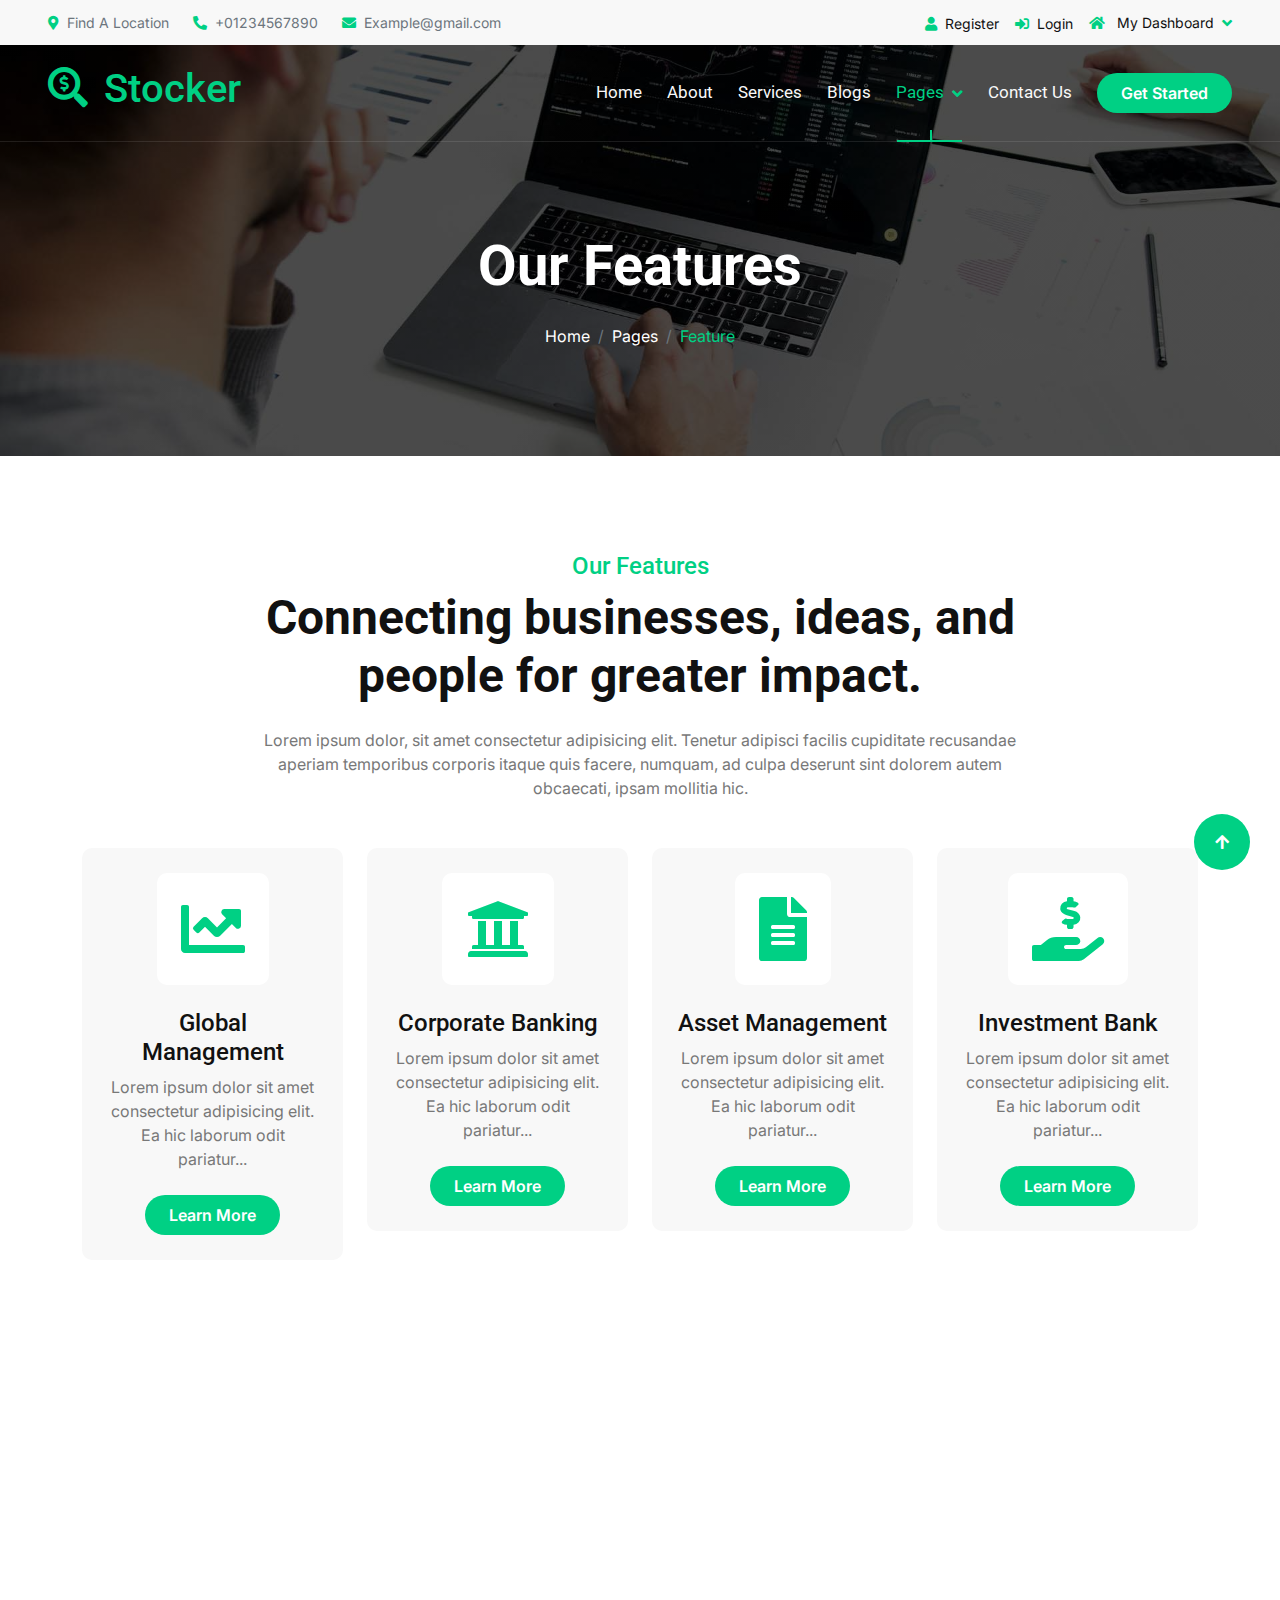
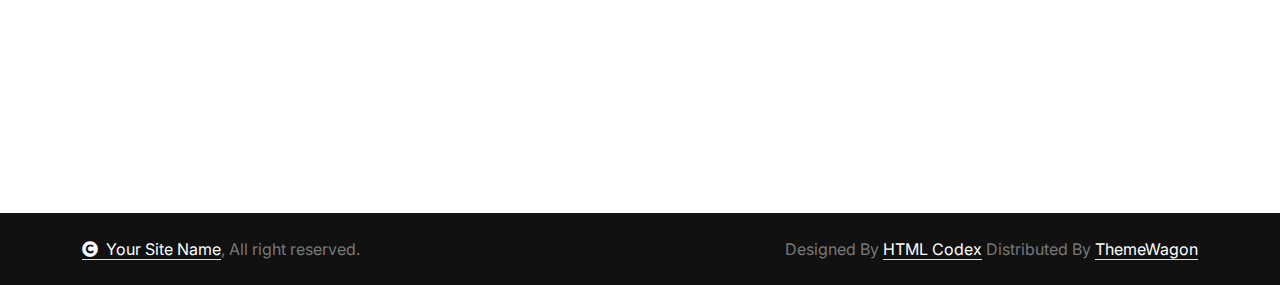
<file: feature.html>
<!DOCTYPE html>
<html lang="en">

    <head>
        <meta charset="utf-8">
        <title>Stocker - Stock Market Website Template</title>
        <meta content="width=device-width, initial-scale=1.0" name="viewport">
        <meta content="" name="keywords">
        <meta content="" name="description">

        <!-- Google Web Fonts -->
        <link rel="preconnect" href="https://fonts.googleapis.com">
        <link rel="preconnect" href="https://fonts.gstatic.com" crossorigin>
        <link href="https://fonts.googleapis.com/css2?family=Inter:wght@100..900&family=Roboto:wght@400;500;700;900&display=swap" rel="stylesheet"> 

        <!-- Icon Font Stylesheet -->
        <link rel="stylesheet" href="https://use.fontawesome.com/releases/v5.15.4/css/all.css"/>
        <link href="https://cdn.jsdelivr.net/npm/bootstrap-icons@1.4.1/font/bootstrap-icons.css" rel="stylesheet">

        <!-- Libraries Stylesheet -->
        <link href="lib/animate/animate.min.css" rel="stylesheet">
        <link href="lib/lightbox/css/lightbox.min.css" rel="stylesheet">
        <link href="lib/owlcarousel/assets/owl.carousel.min.css" rel="stylesheet">


        <!-- Customized Bootstrap Stylesheet -->
        <link href="css/bootstrap.min.css" rel="stylesheet">

        <!-- Template Stylesheet -->
        <link href="css/style.css" rel="stylesheet">
    </head>

    <body>

        <!-- Spinner Start -->
        <div id="spinner" class="show bg-white position-fixed translate-middle w-100 vh-100 top-50 start-50 d-flex align-items-center justify-content-center">
            <div class="spinner-border text-primary" style="width: 3rem; height: 3rem;" role="status">
                <span class="sr-only">Loading...</span>
            </div>
        </div>
        <!-- Spinner End -->

        <!-- Topbar Start -->
        <div class="container-fluid topbar bg-light px-5 d-none d-lg-block">
            <div class="row gx-0 align-items-center">
                <div class="col-lg-8 text-center text-lg-start mb-2 mb-lg-0">
                    <div class="d-flex flex-wrap">
                        <a href="#" class="text-muted small me-4"><i class="fas fa-map-marker-alt text-primary me-2"></i>Find A Location</a>
                        <a href="tel:+01234567890" class="text-muted small me-4"><i class="fas fa-phone-alt text-primary me-2"></i>+01234567890</a>
                        <a href="mailto:example@gmail.com" class="text-muted small me-0"><i class="fas fa-envelope text-primary me-2"></i>Example@gmail.com</a>
                    </div>
                </div>
                <div class="col-lg-4 text-center text-lg-end">
                    <div class="d-inline-flex align-items-center" style="height: 45px;">
                        <a href="#"><small class="me-3 text-dark"><i class="fa fa-user text-primary me-2"></i>Register</small></a>
                        <a href="#"><small class="me-3 text-dark"><i class="fa fa-sign-in-alt text-primary me-2"></i>Login</small></a>
                        <div class="dropdown">
                            <a href="#" class="dropdown-toggle text-dark" data-bs-toggle="dropdown"><small><i class="fa fa-home text-primary me-2"></i> My Dashboard</small></a>
                            <div class="dropdown-menu rounded">
                                <a href="#" class="dropdown-item"><i class="fas fa-user-alt me-2"></i> My Profile</a>
                                <a href="#" class="dropdown-item"><i class="fas fa-comment-alt me-2"></i> Inbox</a>
                                <a href="#" class="dropdown-item"><i class="fas fa-bell me-2"></i> Notifications</a>
                                <a href="#" class="dropdown-item"><i class="fas fa-cog me-2"></i> Account Settings</a>
                                <a href="#" class="dropdown-item"><i class="fas fa-power-off me-2"></i> Log Out</a>
                            </div>
                        </div>
                    </div>
                </div>
            </div>
        </div>
        <!-- Topbar End -->

        <!-- Navbar & Hero Start -->
        <div class="container-fluid position-relative p-0">
            <nav class="navbar navbar-expand-lg navbar-light px-4 px-lg-5 py-3 py-lg-0">
                <a href="" class="navbar-brand p-0">
                    <h1 class="text-primary"><i class="fas fa-search-dollar me-3"></i>Stocker</h1>
                    <!-- <img src="img/logo.png" alt="Logo"> -->
                </a>
                <button class="navbar-toggler" type="button" data-bs-toggle="collapse" data-bs-target="#navbarCollapse">
                    <span class="fa fa-bars"></span>
                </button>
                <div class="collapse navbar-collapse" id="navbarCollapse">
                    <div class="navbar-nav ms-auto py-0">
                        <a href="index.html" class="nav-item nav-link">Home</a>
                        <a href="about.html" class="nav-item nav-link">About</a>
                        <a href="service.html" class="nav-item nav-link">Services</a>
                        <a href="blog.html" class="nav-item nav-link">Blogs</a>
                        <div class="nav-item dropdown">
                            <a href="#" class="nav-link active" data-bs-toggle="dropdown">
                                <span class="dropdown-toggle">Pages</span>
                            </a>
                            <div class="dropdown-menu m-0">
                                <a href="feature.html" class="dropdown-item active">Our Features</a>
                                <a href="team.html" class="dropdown-item">Our team</a>
                                <a href="testimonial.html" class="dropdown-item">Testimonial</a>
                                <a href="offer.html" class="dropdown-item">Our offer</a>
                                <a href="FAQ.html" class="dropdown-item">FAQs</a>
                                <a href="404.html" class="dropdown-item">404 Page</a>
                            </div>
                        </div>
                        <a href="contact.html" class="nav-item nav-link">Contact Us</a>
                    </div>
                    <a href="#" class="btn btn-primary rounded-pill py-2 px-4 my-3 my-lg-0 flex-shrink-0">Get Started</a>
                </div>
            </nav>

            <!-- Header Start -->
            <div class="container-fluid bg-breadcrumb">
                <div class="container text-center py-5" style="max-width: 900px;">
                    <h4 class="text-white display-4 mb-4 wow fadeInDown" data-wow-delay="0.1s">Our Features</h4>
                    <ol class="breadcrumb d-flex justify-content-center mb-0 wow fadeInDown" data-wow-delay="0.3s">
                        <li class="breadcrumb-item"><a href="index.html">Home</a></li>
                        <li class="breadcrumb-item"><a href="#">Pages</a></li>
                        <li class="breadcrumb-item active text-primary">Feature</li>
                    </ol>    
                </div>
            </div>
            <!-- Header End -->
        </div>
        <!-- Navbar & Hero End -->


        <!-- Features Start -->
        <div class="container-fluid feature py-5">
            <div class="container py-5">
                <div class="text-center mx-auto pb-5 wow fadeInUp" data-wow-delay="0.2s" style="max-width: 800px;">
                    <h4 class="text-primary">Our Features</h4>
                    <h1 class="display-5 mb-4">Connecting businesses, ideas, and people for greater impact.</h1>
                    <p class="mb-0">Lorem ipsum dolor, sit amet consectetur adipisicing elit. Tenetur adipisci facilis cupiditate recusandae aperiam temporibus corporis itaque quis facere, numquam, ad culpa deserunt sint dolorem autem obcaecati, ipsam mollitia hic.
                    </p>
                </div>
                <div class="row g-4">
                    <div class="col-md-6 col-lg-6 col-xl-3 wow fadeInUp" data-wow-delay="0.2s">
                        <div class="feature-item p-4">
                            <div class="feature-icon p-4 mb-4">
                                <i class="fas fa-chart-line fa-4x text-primary"></i>
                            </div>
                            <h4>Global Management</h4>
                            <p class="mb-4">Lorem ipsum dolor sit amet consectetur adipisicing elit. Ea hic laborum odit pariatur...
                            </p>
                            <a class="btn btn-primary rounded-pill py-2 px-4" href="#">Learn More</a>
                        </div>
                    </div>
                    <div class="col-md-6 col-lg-6 col-xl-3 wow fadeInUp" data-wow-delay="0.4s">
                        <div class="feature-item p-4">
                            <div class="feature-icon p-4 mb-4">
                                <i class="fas fa-university fa-4x text-primary"></i>
                            </div>
                            <h4>Corporate Banking</h4>
                            <p class="mb-4">Lorem ipsum dolor sit amet consectetur adipisicing elit. Ea hic laborum odit pariatur...
                            </p>
                            <a class="btn btn-primary rounded-pill py-2 px-4" href="#">Learn More</a>
                        </div>
                    </div>
                    <div class="col-md-6 col-lg-6 col-xl-3 wow fadeInUp" data-wow-delay="0.6s">
                        <div class="feature-item p-4">
                            <div class="feature-icon p-4 mb-4">
                                <i class="fas fa-file-alt fa-4x text-primary"></i>
                            </div>
                            <h4>Asset Management</h4>
                            <p class="mb-4">Lorem ipsum dolor sit amet consectetur adipisicing elit. Ea hic laborum odit pariatur...
                            </p>
                            <a class="btn btn-primary rounded-pill py-2 px-4" href="#">Learn More</a>
                        </div>
                    </div>
                    <div class="col-md-6 col-lg-6 col-xl-3 wow fadeInUp" data-wow-delay="0.8s">
                        <div class="feature-item p-4">
                            <div class="feature-icon p-4 mb-4">
                                <i class="fas fa-hand-holding-usd fa-4x text-primary"></i>
                            </div>
                            <h4>Investment Bank</h4>
                            <p class="mb-4">Lorem ipsum dolor sit amet consectetur adipisicing elit. Ea hic laborum odit pariatur...
                            </p>
                            <a class="btn btn-primary rounded-pill py-2 px-4" href="#">Learn More</a>
                        </div>
                    </div>
                </div>
            </div>
        </div>
        <!-- Features End -->

        <!-- Footer Start -->
        <div class="container-fluid footer py-5 wow fadeIn" data-wow-delay="0.2s">
            <div class="container py-5 border-start-0 border-end-0" style="border: 1px solid; border-color: rgb(255, 255, 255, 0.08);">
                <div class="row g-5">
                    <div class="col-md-6 col-lg-6 col-xl-4">
                        <div class="footer-item">
                            <a href="index.html" class="p-0">
                                <h4 class="text-white"><i class="fas fa-search-dollar me-3"></i>Stocker</h4>
                                <!-- <img src="img/logo.png" alt="Logo"> -->
                            </a>
                            <p class="mb-4">Dolor amet sit justo amet elitr clita ipsum elitr est.Lorem ipsum dolor sit amet, consectetur adipiscing...</p>
                            <div class="d-flex">
                                <a href="#" class="bg-primary d-flex rounded align-items-center py-2 px-3 me-2">
                                    <i class="fas fa-apple-alt text-white"></i>
                                    <div class="ms-3">
                                        <small class="text-white">Download on the</small>
                                        <h6 class="text-white">App Store</h6>
                                    </div>
                                </a>
                                <a href="#" class="bg-dark d-flex rounded align-items-center py-2 px-3 ms-2">
                                    <i class="fas fa-play text-primary"></i>
                                    <div class="ms-3">
                                        <small class="text-white">Get it on</small>
                                        <h6 class="text-white">Google Play</h6>
                                    </div>
                                </a>
                            </div>
                        </div>
                    </div>
                    <div class="col-md-6 col-lg-6 col-xl-2">
                        <div class="footer-item">
                            <h4 class="text-white mb-4">Quick Links</h4>
                            <a href="#"><i class="fas fa-angle-right me-2"></i> About Us</a>
                            <a href="#"><i class="fas fa-angle-right me-2"></i> Feature</a>
                            <a href="#"><i class="fas fa-angle-right me-2"></i> Attractions</a>
                            <a href="#"><i class="fas fa-angle-right me-2"></i> Tickets</a>
                            <a href="#"><i class="fas fa-angle-right me-2"></i> Blog</a>
                            <a href="#"><i class="fas fa-angle-right me-2"></i> Contact us</a>
                        </div>
                    </div>
                    <div class="col-md-6 col-lg-6 col-xl-3">
                        <div class="footer-item">
                            <h4 class="text-white mb-4">Support</h4>
                            <a href="#"><i class="fas fa-angle-right me-2"></i> Privacy Policy</a>
                            <a href="#"><i class="fas fa-angle-right me-2"></i> Terms & Conditions</a>
                            <a href="#"><i class="fas fa-angle-right me-2"></i> Disclaimer</a>
                            <a href="#"><i class="fas fa-angle-right me-2"></i> Support</a>
                            <a href="#"><i class="fas fa-angle-right me-2"></i> FAQ</a>
                            <a href="#"><i class="fas fa-angle-right me-2"></i> Help</a>
                        </div>
                    </div>
                    <div class="col-md-6 col-lg-6 col-xl-3">
                        <div class="footer-item">
                            <h4 class="text-white mb-4">Contact Info</h4>
                            <div class="d-flex align-items-center">
                                <i class="fas fa-map-marker-alt text-primary me-3"></i>
                                <p class="text-white mb-0">123 Street New York.USA</p>
                            </div>
                            <div class="d-flex align-items-center">
                                <i class="fas fa-envelope text-primary me-3"></i>
                                <p class="text-white mb-0">info@example.com</p>
                            </div>
                            <div class="d-flex align-items-center">
                                <i class="fa fa-phone-alt text-primary me-3"></i>
                                <p class="text-white mb-0">(+012) 3456 7890</p>
                            </div>
                            <div class="d-flex align-items-center mb-4">
                                <i class="fab fa-firefox-browser text-primary me-3"></i>
                                <p class="text-white mb-0">Yoursite@ex.com</p>
                            </div>
                            <div class="d-flex">
                                <a class="btn btn-primary btn-sm-square rounded-circle me-3" href="#"><i class="fab fa-facebook-f text-white"></i></a>
                                <a class="btn btn-primary btn-sm-square rounded-circle me-3" href="#"><i class="fab fa-twitter text-white"></i></a>
                                <a class="btn btn-primary btn-sm-square rounded-circle me-3" href="#"><i class="fab fa-instagram text-white"></i></a>
                                <a class="btn btn-primary btn-sm-square rounded-circle me-0" href="#"><i class="fab fa-linkedin-in text-white"></i></a>
                            </div>
                        </div>
                    </div>
                </div>
            </div>
        </div>
        <!-- Footer End -->
        
        <!-- Copyright Start -->
        <div class="container-fluid copyright py-4">
            <div class="container">
                <div class="row g-4 align-items-center">
                    <div class="col-md-6 text-center text-md-start mb-md-0">
                        <span class="text-body"><a href="#" class="border-bottom text-white"><i class="fas fa-copyright text-light me-2"></i>Your Site Name</a>, All right reserved.</span>
                    </div>
                    <div class="col-md-6 text-center text-md-end text-body">
                        <!--/*** This template is free as long as you keep the below author’s credit link/attribution link/backlink. ***/-->
                        <!--/*** If you'd like to use the template without the below author’s credit link/attribution link/backlink, ***/-->
                        <!--/*** you can purchase the Credit Removal License from "https://htmlcodex.com/credit-removal". ***/-->
                        Designed By <a class="border-bottom text-white" href="https://htmlcodex.com">HTML Codex</a> Distributed By <a class="border-bottom text-white" href="https://themewagon.com">ThemeWagon</a>
                    </div>
                </div>
            </div>
        </div>
        <!-- Copyright End -->


        <!-- Back to Top -->
        <a href="#" class="btn btn-primary btn-lg-square rounded-circle back-to-top"><i class="fa fa-arrow-up"></i></a>   

        
        <!-- JavaScript Libraries -->
        <script src="https://ajax.googleapis.com/ajax/libs/jquery/3.6.4/jquery.min.js"></script>
        <script src="https://cdn.jsdelivr.net/npm/bootstrap@5.0.0/dist/js/bootstrap.bundle.min.js"></script>
        <script src="lib/wow/wow.min.js"></script>
        <script src="lib/easing/easing.min.js"></script>
        <script src="lib/waypoints/waypoints.min.js"></script>
        <script src="lib/counterup/counterup.min.js"></script>
        <script src="lib/lightbox/js/lightbox.min.js"></script>
        <script src="lib/owlcarousel/owl.carousel.min.js"></script>
        

        <!-- Template Javascript -->
        <script src="js/main.js"></script>
    </body>

</html>
</file>
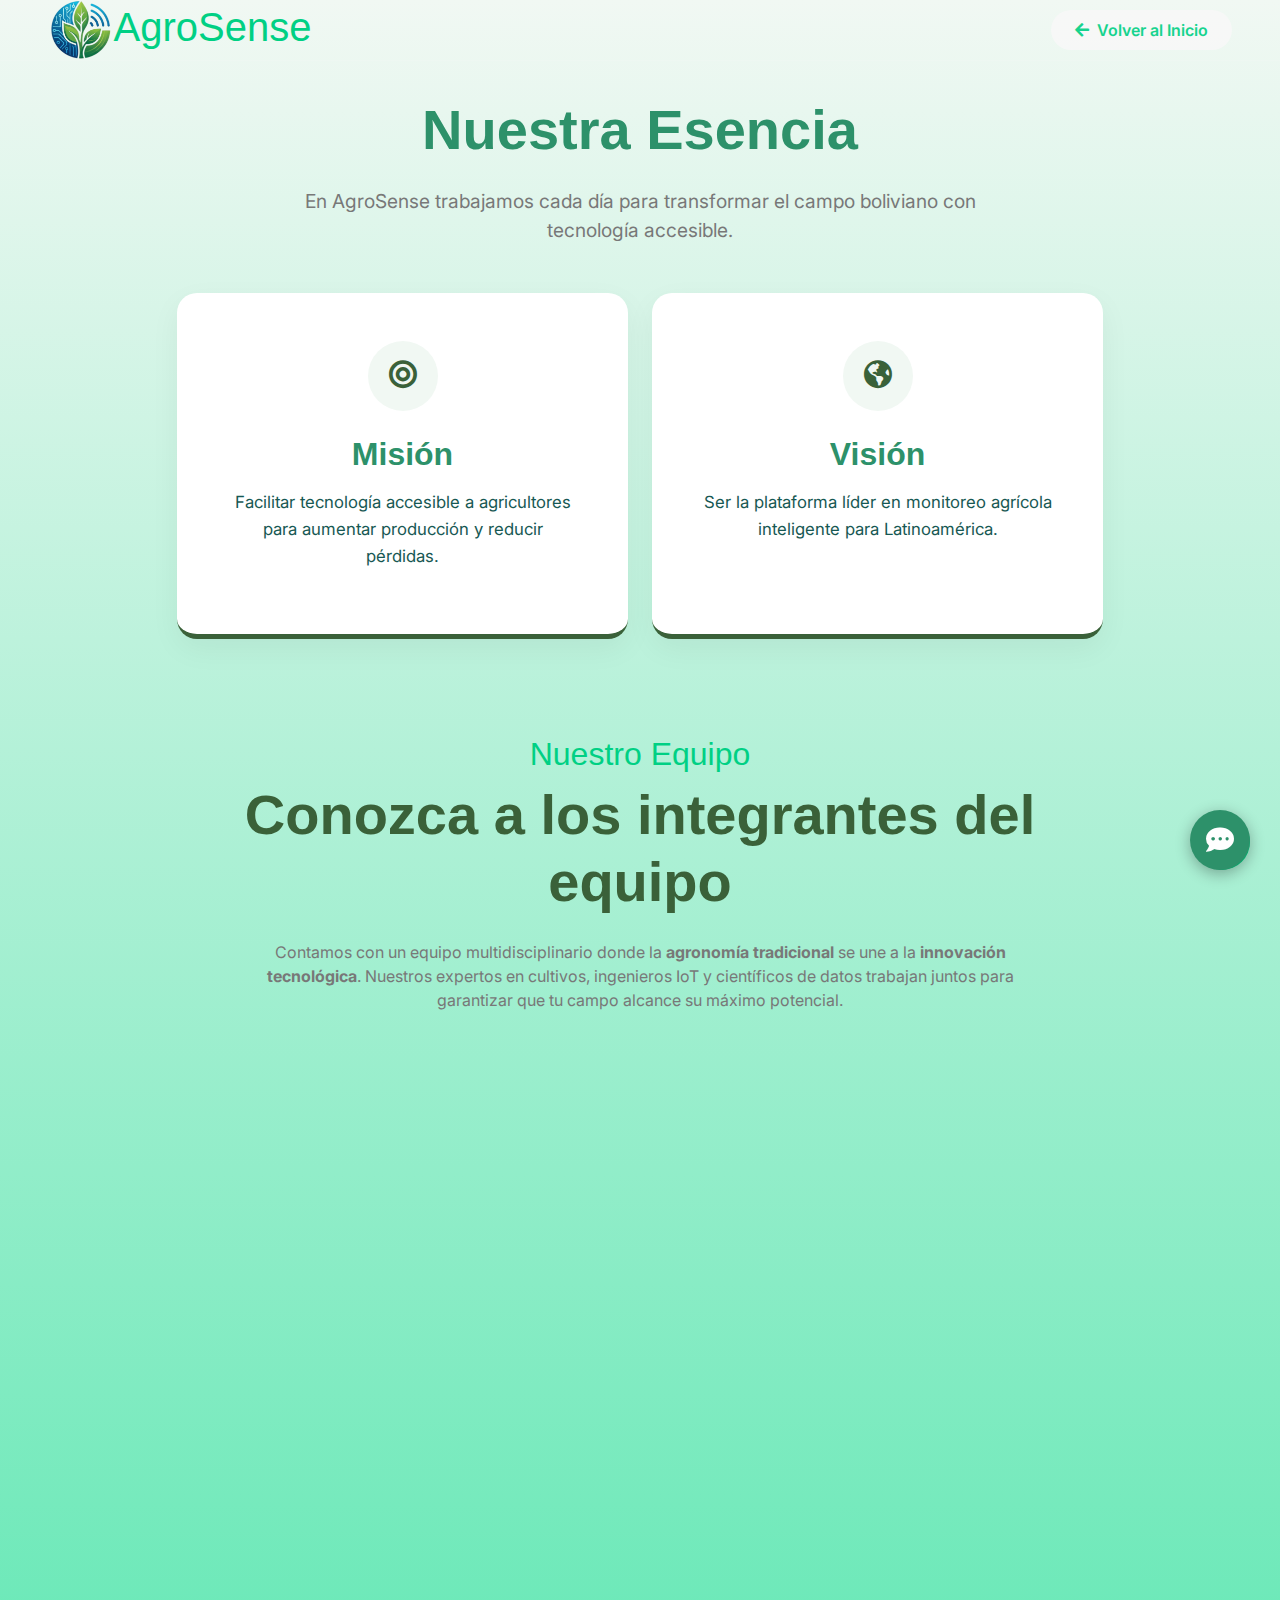
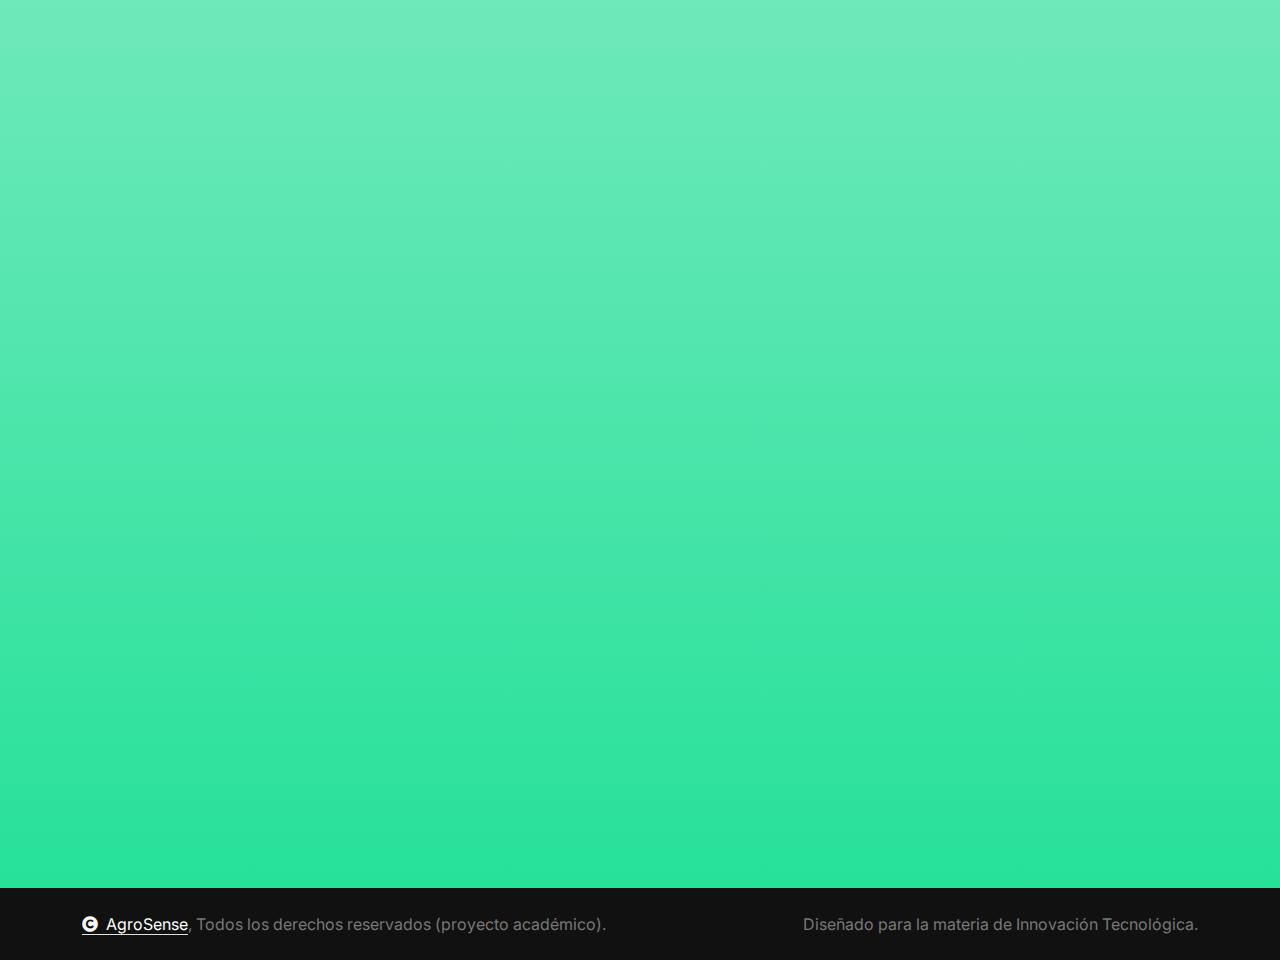
<file: nosotros.html>
<!DOCTYPE html>
<html lang="es">

<head>
    <meta charset="utf-8">
    <title>AgroSense - Nuestra Misión y Visión</title>
    <meta content="width=device-width, initial-scale=1.0" name="viewport">

    <link href="https://fonts.googleapis.com/css2?family=Inter:wght@100..900&display=swap" rel="stylesheet">
    <link href="https://cdnjs.cloudflare.com/ajax/libs/font-awesome/5.10.0/css/all.min.css" rel="stylesheet">
    <link href="https://cdn.jsdelivr.net/npm/bootstrap-icons@1.4.1/font/bootstrap-icons.css" rel="stylesheet">
    
    <link href="css/bootstrap.min.css" rel="stylesheet">
    <link href="css/style.css" rel="stylesheet">

    <style>
        :root {
            --agro-primary: #1790D1;   /* Azul Agua/Tech */
            --agro-secondary: #3a6139; /* Verde Hoja */
            --agro-text-dark: #2d916a; /* Verde Oscuro */
            --bg-nature: #f1f8f3;      /* Fondo Verde Suave */
        }
        
        /* 1. CAMBIO DE FONDO: Ahora usamos el color corporativo suave */
        body {
            font-family: "Inter", system-ui, -apple-system, "Segoe UI", Roboto, sans-serif;
            background: linear-gradient(180deg, var(--bg-nature) 0%, #20e097 100%);
            min-height: 100vh;
        }

        /* Ajuste del Menú para que contraste con el fondo claro */
        .navbar-custom {
            background-color: var(--agro-text-dark) !important;
            box-shadow: 0 4px 15px rgba(0, 0, 0, 0.205);
        }
        
        .navbar-custom .navbar-brand h1 { 
            color: #afb8b3;
        }

        /* Estilos de las tarjetas (Misión/Visión) */
        .mv-card {
            background: #ffffff;
            border-radius: 20px;
            padding: 3rem;
            text-align: center;
            box-shadow: 0 10px 30px rgba(0,0,0,0.05);
            transition: transform 0.3s ease;
            height: 100%;
            border-bottom: 5px solid var(--agro-secondary);
        }
        .mv-card:hover { transform: translateY(-5px); }

        .mv-icon {
            width: 70px;
            height: 70px;
            background: var(--bg-nature);
            border-radius: 50%;
            display: flex;
            align-items: center;
            justify-content: center;
            margin: 0 auto 1.5rem auto;
            color: var(--agro-secondary);
            font-size: 1.8rem;
        }
        
        .mv-title { color: var(--agro-text-dark); font-weight: 800; margin-bottom: 1rem; }
        .mv-text { color: #175853; font-size: 1.05rem; line-height: 1.6; }

        /* Estilos para la sección de ASESORES */
        .team-section-title {
            color: var(--agro-text-dark);
            font-weight: 800;
        }
        
        .team-description {
            color: #555;
            font-size: 1.15rem;
            max-width: 800px;
            margin: 0 auto;
        }

        .team-item {
            background: #fff;
            padding: 30px;
            border-radius: 15px;
            box-shadow: 0 5px 20px rgba(0,0,0,0.05);
            text-align: center;
            transition: .3s;
        }
        
        .team-item:hover {
            transform: translateY(-5px);
            box-shadow: 0 10px 25px rgba(0,0,0,0.1);
        }

        .team-img-box {
            width: 120px;
            height: 120px;
            margin: 0 auto 20px auto;
            border-radius: 50%;
            overflow: hidden;
            border: 3px solid var(--agro-primary);
        }
        
        .team-img-box img { width: 100%; height: 100%; object-fit: cover; }
        
        .team-name { color: var(--agro-text-dark); font-weight: 700; font-size: 1.2rem; }
        .team-role { color: var(--agro-primary); font-size: 0.9rem; font-weight: 600; text-transform: uppercase; }

        .btn-back {
            background-color: rgba(255,255,255,0.2);
            color: #fff;
            border: 1px solid rgba(255,255,255,0.3);
        }
        .btn-back:hover { background-color: #fff; color: var(--agro-text-dark); }

        /* CLASES DE FONDO NUEVAS */
        .bg-nature { background-color: var(--bg-nature) !important; }
        .bg-tech { background-color: var(--bg-tech) !important; }
        .bg-soil { background-color: var(--bg-soil) !important; }
        
        .bg-dark-agro { 
            background-color: var(--agro-text-dark) !important; 
            color: #fff !important;
        }

        /* Ajustes de texto para el fondo oscuro */
        .bg-dark-agro .agro-section-title { color: #fff !important; }
        .bg-dark-agro .agro-section-subtitle { color: #d1e7dd !important; }
        .bg-dark-agro .text-muted { color: #a3cfbb !important; }

        /* Estilos de tarjetas existentes... */
        .agro-section-title {
            font-size: 2rem;
            font-weight: 800;
            color: var(--agro-text-dark);
            margin-bottom: .5rem;
        }

        .agro-section-subtitle {
            color: #6b7280;
            max-width: 650px;
        }

        .agro-feature-card {
            background: #ffffff;
            border-radius: 16px;
            padding: 1.3rem 1.4rem;
            box-shadow: 0 12px 30px rgba(15, 23, 42, 0.08);
            height: 100%;
        }

        .agro-feature-card i {
            font-size: 1.8rem;
            margin-bottom: .5rem;
            color: var(--agro-primary);
        }

        .agro-feature-card h5 {
            font-weight: 700;
            color: var(--agro-text-dark);
        }

        .agro-feature-card p {
            font-size: .95rem;
            color: #4b5563;
        }

        .agro-pricing-card {
            background: #ffffff;
            border-radius: 18px;
            padding: 1.6rem 1.5rem;
            box-shadow: 0 14px 35px rgba(15, 23, 42, 0.09);
            border-top: 4px solid var(--agro-primary);
            height: 100%;
        }

        .agro-pricing-card.highlight {
            border-top-color: var(--agro-secondary);
            transform: translateY(-4px);
        }

        .agro-pricing-card h4 {
            font-weight: 800;
            color: var(--agro-text-dark);
        }

        .agro-pricing-price {
            font-size: 1.6rem;
            font-weight: 800;
            color: var(--agro-primary);
        }

        .agro-pricing-card ul {
            padding-left: 1.1rem;
            font-size: .9rem;
            color: #4b5563;
        }

        .agro-testimonial-card {
            background: #ffffff;
            border-radius: 16px;
            padding: 1.2rem 1.3rem;
            box-shadow: 0 10px 28px rgba(15, 23, 42, 0.08);
            font-size: .95rem;
        }

        .agro-testimonial-name {
            font-weight: 700;
            color: var(--agro-text-dark);
        }

        .agro-testimonial-role {
            font-size: .85rem;
            color: #6b7280;
        }

        .agro-roi-card,
        .agro-contact-card {
            background: #ffffff;
            border-radius: 16px;
            padding: 1.3rem 1.4rem;
            box-shadow: 0 10px 26px rgba(15, 23, 42, 0.08);
        }

        #roiResult {
            background: linear-gradient(135deg, var(--agro-primary), var(--agro-secondary));
            border-radius: 12px;
            color: #fff;
            padding: .9rem 1rem;
            font-size: .9rem;
            font-weight: 600;
            margin-top: .8rem;
        }

        .sticky-cta {
            position: fixed;
            right: 1rem;
            bottom: 1rem;
            z-index: 999;
        }

        .sticky-cta .btn {
            border-radius: 999px;
            font-weight: 700;
        }


        /* --- BARRA DE NAVEGACIÓN AGROSENSE (SCROLL) --- */

        /* 1. Al bajar (scroll), el fondo cambia a Verde Oscuro en lugar de blanco */
        .sticky-top.navbar-light {
            background-color: var(--agro-text-dark) !important;
            box-shadow: 0 4px 15px rgba(0, 0, 0, 0.1); /* Sombra suave */
        }

        /* 2. Al bajar, el color de las letras cambia a Blanco para que se lean bien */
        .sticky-top.navbar-light .navbar-nav .nav-link {
            color: #ffffff !important;
            font-weight: 500;
        }

        /* 3. Efecto Hover (pasar el mouse) al bajar: Verde Claro brillante */
        .sticky-top.navbar-light .navbar-nav .nav-link:hover,
        .sticky-top.navbar-light .navbar-nav .nav-link.active {
            color: #4ade80 !important; /* Un verde luz muy legible sobre fondo oscuro */
        }

        /* 4. Ajuste para el botón de menú en celulares (Hamburguesa) */
        .sticky-top.navbar-light .navbar-toggler {
            color: #fff !important;
            border-color: rgba(255,255,255,0.5) !important;
        }

        /* (Opcional) Asegura que el logo se vea bien si es transparente */
        .sticky-top.navbar-light .navbar-brand h1 {
            color: #fff !important; /* Texto del logo en blanco si fuera texto */
        }
    </style>
</head>

<body>
    <!-- Spinner Start -->
    <div id="spinner" class="show bg-white position-fixed translate-middle w-100 vh-100 top-50 start-50 d-flex align-items-center justify-content-center">
        <div class="spinner-border text-primary" style="width: 3rem; height: 3rem;" role="status">
            <span class="sr-only">Loading...</span>
        </div>
    </div>
    <!-- Spinner End -->
    <nav class="navbar navbar-expand-lg navbar-light px-4 px-lg-5 py-3 py-lg-0">
        <a href="index.html" class="navbar-brand p-0">
            <h1 class="text-primary mb-0"><img src="img/logo_a.png" alt="logo">AgroSense</h1>
        </a>
        <div class="ms-auto">
            <a href="index.html" class="btn btn-light rounded-pill py-2 px-4" style="opacity: 0.9;">
                <i class="fas fa-arrow-left me-2"></i>Volver al Inicio
            </a>
        </div>
    </nav>

    <div class="container-fluid py-5">
        <div class="container py-5">
            <div class="text-center mx-auto mb-5" style="max-width: 700px;">
                <h1 class="display-4 mb-4" style="color: var(--agro-text-dark); font-weight: 800;">Nuestra Esencia</h1>
                <p class="mb-0 page-subtitle" style="font-size: 1.2rem;">
                    En AgroSense trabajamos cada día para transformar el campo boliviano con tecnología accesible.
                </p>
            </div>

            <div class="row g-4 justify-content-center">
                
                <div class="col-lg-5 col-md-6">
                    <div class="mv-card">
                        <div class="mv-icon"><i class="fas fa-bullseye"></i></div>
                        <h2 class="mv-title">Misión</h2>
                        <p class="mv-text">
                            Facilitar tecnología accesible a agricultores para aumentar producción y reducir pérdidas.
                        </p>
                    </div>
                </div>

                <div class="col-lg-5 col-md-6">
                    <div class="mv-card">
                        <div class="mv-icon"><i class="fas fa-globe-americas"></i></div>
                        <h2 class="mv-title">Visión</h2>
                        <p class="mv-text">
                            Ser la plataforma líder en monitoreo agrícola inteligente para Latinoamérica.
                        </p>
                    </div>
                </div>

            </div>
        </div>
    </div>
<!-- =================== FIN CONTENIDO AGROSENSE =================== -->
<!-- Team Start -->
        <div class="container-fluid team pb-5">
            <div class="container pb-5">
                <div class="text-center mx-auto pb-5 wow fadeInUp" data-wow-delay="0.2s" style="max-width: 800px;">
                    <h2 class="text-primary">Nuestro Equipo</h2>
                    <h1 class="display-4 mb-4" style="color: var(--agro-secondary); font-weight: 800;">Conozca a los integrantes del equipo</h1>
                    <p class="mb-0">
                        Contamos con un equipo multidisciplinario donde la <strong>agronomía tradicional</strong> se une a la <strong>innovación tecnológica</strong>. 
                        Nuestros expertos en cultivos, ingenieros IoT y científicos de datos trabajan juntos para garantizar que tu campo alcance su máximo potencial.
                    </p>
                </div>
                <div class="row g-4">
                    <div class="col-md-6 col-lg-6 col-xl-3 wow fadeInUp" data-wow-delay="0.2s">
                        <div class="team-item">
                            <div class="team-img">
                                <img src="img/persona1.png" class="img-fluid" alt="">
                            </div>
                            <div class="team-title">
                                <h4 class="mb-0">Postigo Vera Osmar</h4>
                                <p class="mb-0">Programador</p>
                            </div>
                            <div class="team-icon">
                                <a class="btn btn-primary btn-sm-square rounded-circle me-3" href=""><i class="fab fa-facebook-f"></i></a>
                                <a class="btn btn-primary btn-sm-square rounded-circle me-3" href=""><i class="fab fa-twitter"></i></a>
                                <a class="btn btn-primary btn-sm-square rounded-circle me-3" href=""><i class="fab fa-linkedin-in"></i></a>
                                <a class="btn btn-primary btn-sm-square rounded-circle me-0" href=""><i class="fab fa-instagram"></i></a>
                            </div>
                        </div>
                    </div>
                    <div class="col-md-6 col-lg-6 col-xl-3 wow fadeInUp" data-wow-delay="0.4s">
                        <div class="team-item">
                            <div class="team-img">
                                <img src="img/persona_4.png" class="img-fluid" alt="">
                            </div>
                            <div class="team-title">
                                <h4 class="mb-0">Choque Mamani Rilmar David</h4>
                                <p class="mb-0">Programador</p>
                            </div>
                            <div class="team-icon">
                                <a class="btn btn-primary btn-sm-square rounded-circle me-3" href=""><i class="fab fa-facebook-f"></i></a>
                                <a class="btn btn-primary btn-sm-square rounded-circle me-3" href=""><i class="fab fa-twitter"></i></a>
                                <a class="btn btn-primary btn-sm-square rounded-circle me-3" href=""><i class="fab fa-linkedin-in"></i></a>
                                <a class="btn btn-primary btn-sm-square rounded-circle me-0" href=""><i class="fab fa-instagram"></i></a>
                            </div>
                        </div>
                    </div>
                    <div class="col-md-6 col-lg-6 col-xl-3 wow fadeInUp" data-wow-delay="0.6s">
                        <div class="team-item">
                            <div class="team-img">
                                <img src="img/team-2.jpg" class="img-fluid" alt="">
                            </div>
                            <div class="team-title">
                                <h4 class="mb-0">Peredo Cachi Josmar Carlos</h4>
                                <p class="mb-0">Programador</p>
                            </div>
                            <div class="team-icon">
                                <a class="btn btn-primary btn-sm-square rounded-circle me-3" href=""><i class="fab fa-facebook-f"></i></a>
                                <a class="btn btn-primary btn-sm-square rounded-circle me-3" href=""><i class="fab fa-twitter"></i></a>
                                <a class="btn btn-primary btn-sm-square rounded-circle me-3" href=""><i class="fab fa-linkedin-in"></i></a>
                                <a class="btn btn-primary btn-sm-square rounded-circle me-0" href=""><i class="fab fa-instagram"></i></a>
                            </div>
                        </div>
                    </div>
                    <div class="col-md-6 col-lg-6 col-xl-3 wow fadeInUp" data-wow-delay="0.8s">
                        <div class="team-item">
                            <div class="team-img">
                                <img src="img/persona_2.png" class="img-fluid" alt="">
                            </div>
                            <div class="team-title">
                                <h4 class="mb-0">Pari Carrillo Jimena</h4>
                                <p class="mb-0">Programador</p>
                            </div>
                            <div class="team-icon">
                                <a class="btn btn-primary btn-sm-square rounded-circle me-3" href=""><i class="fab fa-facebook-f"></i></a>
                                <a class="btn btn-primary btn-sm-square rounded-circle me-3" href=""><i class="fab fa-twitter"></i></a>
                                <a class="btn btn-primary btn-sm-square rounded-circle me-3" href=""><i class="fab fa-linkedin-in"></i></a>
                                <a class="btn btn-primary btn-sm-square rounded-circle me-0" href=""><i class="fab fa-instagram"></i></a>
                            </div>
                        </div>
                    </div>
                    <div class="col-md-6 col-lg-6 col-xl-3 wow fadeInUp" data-wow-delay="0.8s">
                        
                    </div>
                    <div class="col-md-6 col-lg-6 col-xl-3 wow fadeInUp" data-wow-delay="0.8s">
                        <div class="team-item">
                            <div class="team-img">
                                <img src="img/persona_3.png" class="img-fluid" alt="">
                            </div>
                            <div class="team-title">
                                <h4 class="mb-0">Quispe Rojas Victor Bernardo</h4>
                                <p class="mb-0">Programador</p>
                            </div>
                            <div class="team-icon">
                                <a class="btn btn-primary btn-sm-square rounded-circle me-3" href=""><i class="fab fa-facebook-f"></i></a>
                                <a class="btn btn-primary btn-sm-square rounded-circle me-3" href=""><i class="fab fa-twitter"></i></a>
                                <a class="btn btn-primary btn-sm-square rounded-circle me-3" href=""><i class="fab fa-linkedin-in"></i></a>
                                <a class="btn btn-primary btn-sm-square rounded-circle me-0" href=""><i class="fab fa-instagram"></i></a>
                            </div>
                        </div>
                    </div>
                    
                </div>
            </div>
        </div>
        <!-- Team End -->
    <!-- Footer Start -->
    <div class="container-fluid footer py-5 wow fadeIn" data-wow-delay="0.2s">
        <div class="container py-5 border-start-0 border-end-0" style="border: 1px solid; border-color: rgb(255, 255, 255, 0.08);">
            <div class="row g-5">
                <div class="col-md-6 col-lg-6 col-xl-4">
                    <div class="footer-item">
                        <a href="index.html" class="p-0">
                            <h4 class="text-white"><i class="fas fa-seedling me-3"></i>AgroSense</h4>
                        </a>
                        <p class="mb-4">
                            Plataforma académica de innovación tecnológica para demostrar cómo los sensores e IA pueden ayudar a los agricultores a tomar mejores decisiones.
                        </p>
                        <div class="d-flex">
                            <a href="#" class="bg-primary d-flex rounded align-items-center py-2 px-3 me-2">
                                <i class="fas fa-apple-alt text-white"></i>
                                <div class="ms-3">
                                    <small class="text-white">Próximamente en</small>
                                    <h6 class="text-white">App Store</h6>
                                </div>
                            </a>
                            <a href="#" class="bg-dark d-flex rounded align-items-center py-2 px-3 ms-2">
                                <i class="fas fa-play text-primary"></i>
                                <div class="ms-3">
                                    <small class="text-white">Próximamente en</small>
                                    <h6 class="text-white">Google Play</h6>
                                </div>
                            </a>
                        </div>
                    </div>
                </div>
                <div class="col-md-6 col-lg-6 col-xl-2">
                    <div class="footer-item">
                        <h4 class="text-white mb-4">Enlaces</h4>
                        <a href="#acerca"><i class="fas fa-angle-right me-2"></i> Acerca de</a>
                        <a href="#servicios"><i class="fas fa-angle-right me-2"></i> Servicios</a>
                        <a href="#planes"><i class="fas fa-angle-right me-2"></i> Planes</a>
                        <a href="#video"><i class="fas fa-angle-right me-2"></i> Video demo</a>
                        <a href="#contacto"><i class="fas fa-angle-right me-2"></i> Contacto</a>
                    </div>
                </div>
                <div class="col-md-6 col-lg-6 col-xl-3">
                    <div class="footer-item">
                        <h4 class="text-white mb-4">Soporte</h4>
                        <a href="#"><i class="fas fa-angle-right me-2"></i> Política de privacidad</a>
                        <a href="#"><i class="fas fa-angle-right me-2"></i> Términos y condiciones</a>
                        <a href="#"><i class="fas fa-angle-right me-2"></i> Preguntas frecuentes</a>
                        <a href="#"><i class="fas fa-angle-right me-2"></i> Manual de usuario</a>
                    </div>
                </div>
                <div class="col-md-6 col-lg-6 col-xl-3">
                    <div class="footer-item">
                        <h4 class="text-white mb-4">Contacto Info</h4>
                        <div class="d-flex align-items-center">
                            <i class="fas fa-map-marker-alt text-primary me-3"></i>
                            <p class="text-white mb-0">Calle de ejemplo 123, La Paz</p>
                        </div>
                        <div class="d-flex align-items-center">
                            <i class="fas fa-envelope text-primary me-3"></i>
                            <p class="text-white mb-0">contacto@agrosense.bo</p>
                        </div>
                        <div class="d-flex align-items-center">
                            <i class="fa fa-phone-alt text-primary me-3"></i>
                            <p class="text-white mb-0">(+591) 700-000-00</p>
                        </div>
                        <div class="d-flex align-items-center mb-4">
                            <i class="fab fa-firefox-browser text-primary me-3"></i>
                            <p class="text-white mb-0">www.agrosense.bo</p>
                        </div>
                        <div class="d-flex">
                            <a class="btn btn-primary btn-sm-square rounded-circle me-3" href="#"><i class="fab fa-facebook-f text-white"></i></a>
                            <a class="btn btn-primary btn-sm-square rounded-circle me-3" href="#"><i class="fab fa-twitter text-white"></i></a>
                            <a class="btn btn-primary btn-sm-square rounded-circle me-3" href="#"><i class="fab fa-instagram text-white"></i></a>
                            <a class="btn btn-primary btn-sm-square rounded-circle me-0" href="#"><i class="fab fa-linkedin-in text-white"></i></a>
                        </div>
                    </div>
                </div>
            </div>
        </div>
    </div> <!-- Footer End -->

    <!-- Copyright Start -->
    <div class="container-fluid copyright py-4">
        <div class="container">
            <div class="row g-4 align-items-center">
                <div class="col-md-6 text-center text-md-start mb-md-0">
                    <span class="text-body"><a href="#" class="border-bottom text-white"><i class="fas fa-copyright text-light me-2"></i>AgroSense</a>, Todos los derechos reservados (proyecto académico).</span>
                </div>
                <div class="col-md-6 text-center text-md-end text-body">
                    Diseñado para la materia de Innovación Tecnológica.
                </div>
            </div>
        </div>
    </div>
    <!-- Copyright End -->

    
    <!-- Back to Top -->
    <a href="#" class="btn btn-primary btn-lg-square rounded-circle back-to-top"><i class="fa fa-arrow-up"></i></a>


    <button class="chat-toggler" onclick="toggleChat()">
    <i class="fas fa-comment-dots"></i>
    </button>

    <div class="chatbot-container" id="chatbot">
        <div class="chat-header">
            <i class="fas fa-robot me-2"></i>
            <h4>Asistente AgroSense</h4>
            <span class="close-btn" onclick="toggleChat()"><i class="fas fa-times"></i></span>
        </div>
        
        <div class="chatbox" id="chatbox">
            <div class="chat-msg bot">
                ¡Hola! Soy el asistente virtual de AgroSense. 🌱<br>
                ¿En qué puedo ayudarte hoy?<br><br>
                Puedes preguntar por: <strong>Precios, Sensores, Instalación o Contacto</strong>.
            </div>
        </div>
        
        <div class="chat-input">
            <input type="text" id="chatInput" placeholder="Escribe tu mensaje..." onkeypress="handleEnter(event)">
            <button onclick="sendMessage()"><i class="fas fa-paper-plane"></i></button>
        </div>
    </div>


    <!-- JavaScript Libraries -->
    <script src="https://ajax.googleapis.com/ajax/libs/jquery/3.6.4/jquery.min.js"></script>
    <script src="https://cdn.jsdelivr.net/npm/bootstrap@5.0.0/dist/js/bootstrap.bundle.min.js"></script>
    <script src="lib/wow/wow.min.js"></script>
    <script src="lib/easing/easing.min.js"></script>
    <script src="lib/waypoints/waypoints.min.js"></script>
    <script src="lib/counterup/counterup.min.js"></script>
    <script src="lib/lightbox/js/lightbox.min.js"></script>
    <script src="lib/owlcarousel/owl.carousel.min.js"></script>

    <!-- Template Javascript -->
    <script src="js/main.js"></script>

    <!-- JS extra para funciones AgroSense -->
    <script>
        function scrollToContacto() {
            document.getElementById('contacto').scrollIntoView({ behavior: 'smooth' });
        }

        function calculateROI() {
            const yieldVal = parseFloat(document.getElementById('yield').value) || 0;
            const sensors = parseFloat(document.getElementById('sensors').value) || 0;
            const sensorCost = parseFloat(document.getElementById('sensorCost').value) || 0;
            const monthlyFee = parseFloat(document.getElementById('monthlyFee').value) || 0;
            const increase = parseFloat(document.getElementById('expectedIncrease').value) || 0;

            const monthlyBenefit = yieldVal * (increase / 100);
            const totalSensorCost = sensors * sensorCost;
            const monthlySubs = sensors * monthlyFee;
            const netMonthlyGain = monthlyBenefit - monthlySubs;

            const res = document.getElementById('roiResult');
            if (netMonthlyGain <= 0) {
                res.style.display = 'block';
                res.innerHTML = "Con los datos ingresados, el retorno no es claro. Ajusta el % de aumento o el número de sensores.";
            } else {
                const monthsToROI = totalSensorCost / netMonthlyGain;
                res.style.display = 'block';
                res.innerHTML = `Beneficio mensual estimado: <strong>${monthlyBenefit.toFixed(2)} Bs</strong><br>
                                 Costo inicial (sensores): <strong>${totalSensorCost.toFixed(2)} Bs</strong><br>
                                 Suscripción mensual total: <strong>${monthlySubs.toFixed(2)} Bs</strong><br>
                                 Retorno estimado en: <strong>${monthsToROI.toFixed(1)} meses</strong>`;
            }
        }

        function sendDemo(e) {
            e.preventDefault();
            const name = document.getElementById('fName').value;
            const phone = document.getElementById('fPhone').value;
            const place = document.getElementById('fPlace').value;
            const msg = document.getElementById('fMsg').value;

            const subject = encodeURIComponent('Solicitud de demo AgroSense - ' + name);
            const body = encodeURIComponent(
                `Nombre: ${name}\nTeléfono: ${phone}\nLocalidad: ${place}\nMensaje: ${msg}`
            );

            window.location.href = `mailto:contacto@agrosense.bo?subject=${subject}&body=${body}`;
            alert("Solicitud generada en tu cliente de correo (modo demo).");
        }
    </script>
    

    <script>
    // Lógica del Chatbot AgroSense
    function toggleChat() {
        document.body.classList.toggle("show-chatbot");
    }

    function handleEnter(e) {
        if (e.key === "Enter") {
            sendMessage();
        }
    }

    function sendMessage() {
        const input = document.getElementById("chatInput");
        const msg = input.value.trim();
        const chatbox = document.getElementById("chatbox");

        if (!msg) return;

        // 1. Agregar mensaje del usuario
        appendMessage(msg, "user");
        input.value = "";

        // 2. Simular "escribiendo..." y respuesta del bot
        setTimeout(() => {
            const botResponse = getBotResponse(msg.toLowerCase());
            appendMessage(botResponse, "bot");
        }, 600);
    }

    function appendMessage(text, sender) {
        const chatbox = document.getElementById("chatbox");
        const div = document.createElement("div");
        div.classList.add("chat-msg", sender);
        div.innerHTML = text; // Usamos innerHTML para permitir saltos de línea <br>
        chatbox.appendChild(div);
        chatbox.scrollTop = chatbox.scrollHeight; // Auto-scroll al final
    }

    // CEREBRO DEL BOT: Aquí configuras las respuestas
    function getBotResponse(input) {
        // Respuestas simples basadas en palabras clave
        if (input.includes("hola") || input.includes("buen")) {
            return "¡Hola! Bienvenido a AgroSense. ¿Te gustaría saber cómo optimizar tu riego?";
        } 
        else if (input.includes("precio") || input.includes("costo") || input.includes("cuanto") || input.includes("plan")) {
            return "Nuestros planes comienzan desde un precio accesible. <br>🔹 Plan Básico: Monitorización simple.<br>🔹 Plan Pro: IA y alertas.<br>¿Te gustaría ver la tabla de precios completa?";
        } 
        else if (input.includes("sensor") || input.includes("equipo") || input.includes("dispositivo")) {
            return "Usamos sensores IoT de humedad, temperatura y pH. Son resistentes al clima y tienen batería de larga duración (2 años). 🔋";
        }
        else if (input.includes("contacto") || input.includes("telefono") || input.includes("ubicacion")) {
            return "Estamos en La Paz, Bolivia. 🇧🇴<br>Puedes llamarnos al +591 6000-0000 o escribirnos a contacto@agrosense.bo";
        }
        else if (input.includes("instala") || input.includes("funciona")) {
            return "¡Es muy fácil! Clavas el sensor en la tierra, escaneas el código QR con nuestra App y listo. Empiezas a recibir datos en 5 minutos. ⏱️";
        }
        else {
            return "Disculpa, no entendí bien tu consulta. 🤔 Intenta escribir 'precios', 'sensores' o 'contacto' para que pueda ayudarte mejor.";
        }
    }
</script>
</body>
</html>
</file>
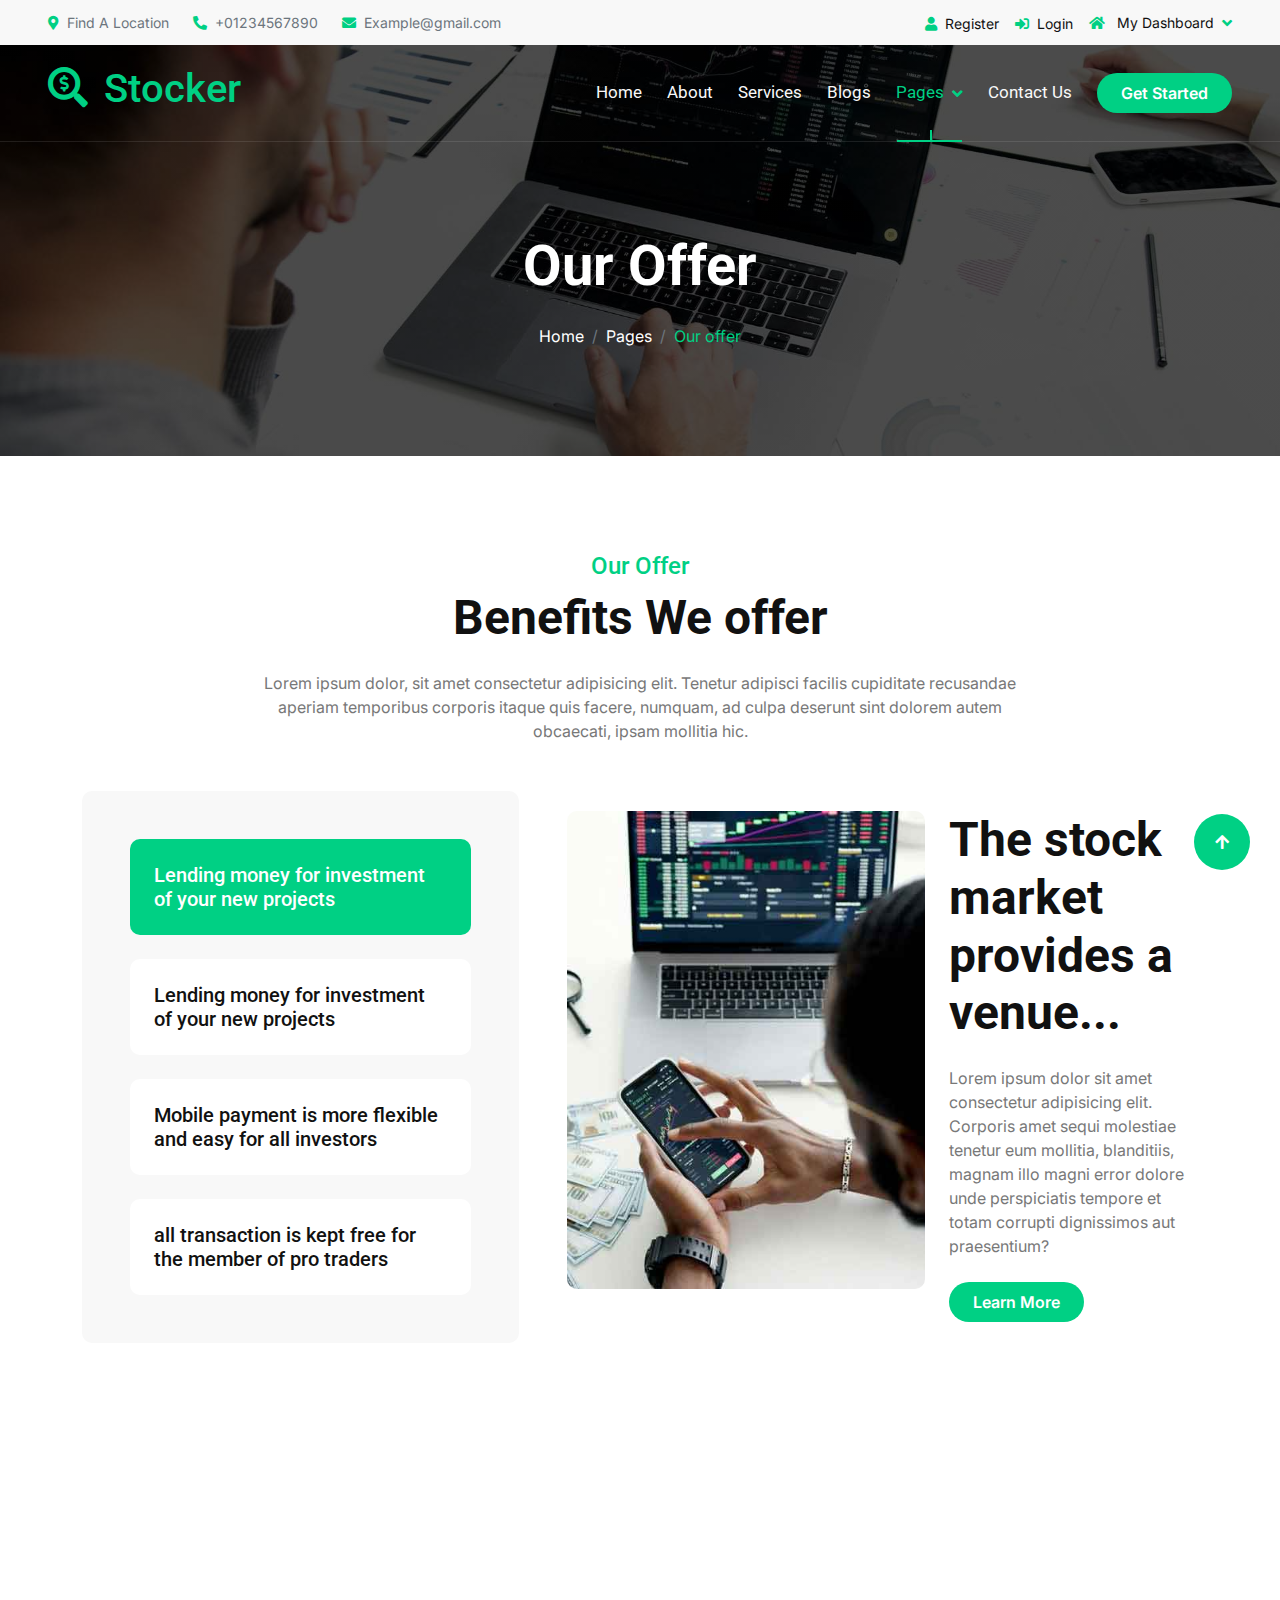
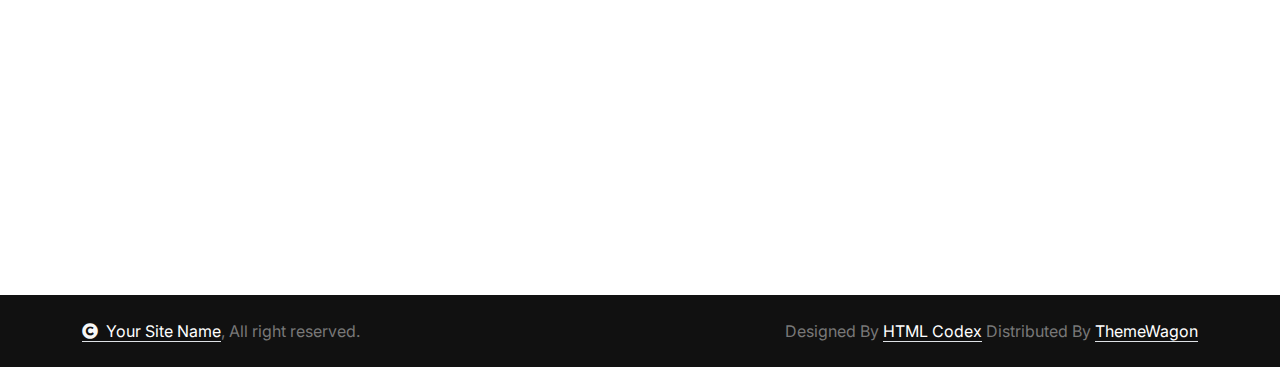
<file: offer.html>
<!DOCTYPE html>
<html lang="en">

    <head>
        <meta charset="utf-8">
        <title>Stocker - Stock Market Website Template</title>
        <meta content="width=device-width, initial-scale=1.0" name="viewport">
        <meta content="" name="keywords">
        <meta content="" name="description">

        <!-- Google Web Fonts -->
        <link rel="preconnect" href="https://fonts.googleapis.com">
        <link rel="preconnect" href="https://fonts.gstatic.com" crossorigin>
        <link href="https://fonts.googleapis.com/css2?family=Inter:wght@100..900&family=Roboto:wght@400;500;700;900&display=swap" rel="stylesheet"> 

        <!-- Icon Font Stylesheet -->
        <link rel="stylesheet" href="https://use.fontawesome.com/releases/v5.15.4/css/all.css"/>
        <link href="https://cdn.jsdelivr.net/npm/bootstrap-icons@1.4.1/font/bootstrap-icons.css" rel="stylesheet">

        <!-- Libraries Stylesheet -->
        <link href="lib/animate/animate.min.css" rel="stylesheet">
        <link href="lib/lightbox/css/lightbox.min.css" rel="stylesheet">
        <link href="lib/owlcarousel/assets/owl.carousel.min.css" rel="stylesheet">


        <!-- Customized Bootstrap Stylesheet -->
        <link href="css/bootstrap.min.css" rel="stylesheet">

        <!-- Template Stylesheet -->
        <link href="css/style.css" rel="stylesheet">
    </head>

    <body>

        <!-- Spinner Start -->
        <div id="spinner" class="show bg-white position-fixed translate-middle w-100 vh-100 top-50 start-50 d-flex align-items-center justify-content-center">
            <div class="spinner-border text-primary" style="width: 3rem; height: 3rem;" role="status">
                <span class="sr-only">Loading...</span>
            </div>
        </div>
        <!-- Spinner End -->

        <!-- Topbar Start -->
        <div class="container-fluid topbar bg-light px-5 d-none d-lg-block">
            <div class="row gx-0 align-items-center">
                <div class="col-lg-8 text-center text-lg-start mb-2 mb-lg-0">
                    <div class="d-flex flex-wrap">
                        <a href="#" class="text-muted small me-4"><i class="fas fa-map-marker-alt text-primary me-2"></i>Find A Location</a>
                        <a href="tel:+01234567890" class="text-muted small me-4"><i class="fas fa-phone-alt text-primary me-2"></i>+01234567890</a>
                        <a href="mailto:example@gmail.com" class="text-muted small me-0"><i class="fas fa-envelope text-primary me-2"></i>Example@gmail.com</a>
                    </div>
                </div>
                <div class="col-lg-4 text-center text-lg-end">
                    <div class="d-inline-flex align-items-center" style="height: 45px;">
                        <a href="#"><small class="me-3 text-dark"><i class="fa fa-user text-primary me-2"></i>Register</small></a>
                        <a href="#"><small class="me-3 text-dark"><i class="fa fa-sign-in-alt text-primary me-2"></i>Login</small></a>
                        <div class="dropdown">
                            <a href="#" class="dropdown-toggle text-dark" data-bs-toggle="dropdown"><small><i class="fa fa-home text-primary me-2"></i> My Dashboard</small></a>
                            <div class="dropdown-menu rounded">
                                <a href="#" class="dropdown-item"><i class="fas fa-user-alt me-2"></i> My Profile</a>
                                <a href="#" class="dropdown-item"><i class="fas fa-comment-alt me-2"></i> Inbox</a>
                                <a href="#" class="dropdown-item"><i class="fas fa-bell me-2"></i> Notifications</a>
                                <a href="#" class="dropdown-item"><i class="fas fa-cog me-2"></i> Account Settings</a>
                                <a href="#" class="dropdown-item"><i class="fas fa-power-off me-2"></i> Log Out</a>
                            </div>
                        </div>
                    </div>
                </div>
            </div>
        </div>
        <!-- Topbar End -->

        <!-- Navbar & Hero Start -->
        <div class="container-fluid position-relative p-0">
            <nav class="navbar navbar-expand-lg navbar-light px-4 px-lg-5 py-3 py-lg-0">
                <a href="" class="navbar-brand p-0">
                    <h1 class="text-primary"><i class="fas fa-search-dollar me-3"></i>Stocker</h1>
                    <!-- <img src="img/logo.png" alt="Logo"> -->
                </a>
                <button class="navbar-toggler" type="button" data-bs-toggle="collapse" data-bs-target="#navbarCollapse">
                    <span class="fa fa-bars"></span>
                </button>
                <div class="collapse navbar-collapse" id="navbarCollapse">
                    <div class="navbar-nav ms-auto py-0">
                        <a href="index.html" class="nav-item nav-link">Home</a>
                        <a href="about.html" class="nav-item nav-link">About</a>
                        <a href="service.html" class="nav-item nav-link">Services</a>
                        <a href="blog.html" class="nav-item nav-link">Blogs</a>
                        <div class="nav-item dropdown">
                            <a href="#" class="nav-link active" data-bs-toggle="dropdown">
                                <span class="dropdown-toggle">Pages</span>
                            </a>
                            <div class="dropdown-menu m-0">
                                <a href="feature.html" class="dropdown-item">Our Features</a>
                                <a href="team.html" class="dropdown-item">Our team</a>
                                <a href="testimonial.html" class="dropdown-item">Testimonial</a>
                                <a href="offer.html" class="dropdown-item active">Our offer</a>
                                <a href="FAQ.html" class="dropdown-item">FAQs</a>
                                <a href="404.html" class="dropdown-item">404 Page</a>
                            </div>
                        </div>
                        <a href="contact.html" class="nav-item nav-link">Contact Us</a>
                    </div>
                    <a href="#" class="btn btn-primary rounded-pill py-2 px-4 my-3 my-lg-0 flex-shrink-0">Get Started</a>
                </div>
            </nav>

            <!-- Header Start -->
            <div class="container-fluid bg-breadcrumb">
                <div class="container text-center py-5" style="max-width: 900px;">
                    <h4 class="text-white display-4 mb-4 wow fadeInDown" data-wow-delay="0.1s">Our Offer</h4>
                    <ol class="breadcrumb d-flex justify-content-center mb-0 wow fadeInDown" data-wow-delay="0.3s">
                        <li class="breadcrumb-item"><a href="index.html">Home</a></li>
                        <li class="breadcrumb-item"><a href="#">Pages</a></li>
                        <li class="breadcrumb-item active text-primary">Our offer</li>
                    </ol>    
                </div>
            </div>
            <!-- Header End -->
        </div>
        <!-- Navbar & Hero End -->


        <!-- Offer Start -->
        <div class="container-fluid offer-section py-5">
            <div class="container py-5">
                <div class="text-center mx-auto pb-5 wow fadeInUp" data-wow-delay="0.2s" style="max-width: 800px;">
                    <h4 class="text-primary">Our Offer</h4>
                    <h1 class="display-5 mb-4">Benefits We offer</h1>
                    <p class="mb-0">Lorem ipsum dolor, sit amet consectetur adipisicing elit. Tenetur adipisci facilis cupiditate recusandae aperiam temporibus corporis itaque quis facere, numquam, ad culpa deserunt sint dolorem autem obcaecati, ipsam mollitia hic.
                    </p>
                </div>
                <div class="row g-5 align-items-center">
                    <div class="col-xl-5 wow fadeInLeft" data-wow-delay="0.2s">
                        <div class="nav nav-pills bg-light rounded p-5">
                            <a class="accordion-link p-4 active mb-4" data-bs-toggle="pill" href="#collapseOne">
                                <h5 class="mb-0">Lending money for investment of your new projects</h5>
                            </a>
                            <a class="accordion-link p-4 mb-4" data-bs-toggle="pill" href="#collapseTwo">
                                <h5 class="mb-0">Lending money for investment of your new projects</h5>
                            </a>
                            <a class="accordion-link p-4 mb-4" data-bs-toggle="pill" href="#collapseThree">
                                <h5 class="mb-0">Mobile payment is more flexible and easy for all investors</h5>
                            </a>
                            <a class="accordion-link p-4 mb-0" data-bs-toggle="pill" href="#collapseFour">
                                <h5 class="mb-0">all transaction is kept free for the member of pro traders</h5>
                            </a>
                        </div>
                    </div>
                    <div class="col-xl-7 wow fadeInRight" data-wow-delay="0.4s">
                        <div class="tab-content">
                            <div id="collapseOne" class="tab-pane fade show p-0 active">
                                <div class="row g-4">
                                    <div class="col-md-7">
                                        <img src="img/offer-1.jpg" class="img-fluid w-100 rounded" alt="">
                                    </div>
                                    <div class="col-md-5">
                                        <h1 class="display-5 mb-4">The stock market provides a venue...</h1>
                                        <p class="mb-4">Lorem ipsum dolor sit amet consectetur adipisicing elit. Corporis amet sequi molestiae tenetur eum mollitia, blanditiis, magnam illo magni error dolore unde perspiciatis tempore et totam corrupti dignissimos aut praesentium?
                                        </p>
                                        <a class="btn btn-primary rounded-pill py-2 px-4" href="#">Learn More</a>
                                    </div>
                                </div>
                            </div>
                            <div id="collapseTwo" class="tab-pane fade show p-0">
                                <div class="row g-4">
                                    <div class="col-md-7">
                                        <img src="img/offer-2.jpg" class="img-fluid w-100 rounded" alt="">
                                    </div>
                                    <div class="col-md-5">
                                        <h1 class="display-5 mb-4">The stock market provides a venue...</h1>
                                        <p class="mb-4">Lorem ipsum dolor sit amet consectetur adipisicing elit. Corporis amet sequi molestiae tenetur eum mollitia, blanditiis, magnam illo magni error dolore unde perspiciatis tempore et totam corrupti dignissimos aut praesentium?
                                        </p>
                                        <a class="btn btn-primary rounded-pill py-2 px-4" href="#">Learn More</a>
                                    </div>
                                </div>
                            </div>
                            <div id="collapseThree" class="tab-pane fade show p-0">
                                <div class="row g-4">
                                    <div class="col-md-7">
                                        <img src="img/offer-3.jpg" class="img-fluid w-100 rounded" alt="">
                                    </div>
                                    <div class="col-md-5">
                                        <h1 class="display-5 mb-4">The stock market provides a venue...</h1>
                                        <p class="mb-4">Lorem ipsum dolor sit amet consectetur adipisicing elit. Corporis amet sequi molestiae tenetur eum mollitia, blanditiis, magnam illo magni error dolore unde perspiciatis tempore et totam corrupti dignissimos aut praesentium?
                                        </p>
                                        <a class="btn btn-primary rounded-pill py-2 px-4" href="#">Learn More</a>
                                    </div>
                                </div>
                            </div>
                            <div id="collapseFour" class="tab-pane fade show p-0">
                                <div class="row g-4">
                                    <div class="col-md-7">
                                        <img src="img/offer-4.jpg" class="img-fluid w-100 rounded" alt="">
                                    </div>
                                    <div class="col-md-5">
                                        <h1 class="display-5 mb-4">The stock market provides a venue...</h1>
                                        <p class="mb-4">Lorem ipsum dolor sit amet consectetur adipisicing elit. Corporis amet sequi molestiae tenetur eum mollitia, blanditiis, magnam illo magni error dolore unde perspiciatis tempore et totam corrupti dignissimos aut praesentium?
                                        </p>
                                        <a class="btn btn-primary rounded-pill py-2 px-4" href="#">Learn More</a>
                                    </div>
                                </div>
                            </div>
                        </div>
                    </div>
                </div>
            </div>
        </div>
        <!-- Offer End -->

        <!-- Footer Start -->
        <div class="container-fluid footer py-5 wow fadeIn" data-wow-delay="0.2s">
            <div class="container py-5 border-start-0 border-end-0" style="border: 1px solid; border-color: rgb(255, 255, 255, 0.08);">
                <div class="row g-5">
                    <div class="col-md-6 col-lg-6 col-xl-4">
                        <div class="footer-item">
                            <a href="index.html" class="p-0">
                                <h4 class="text-white"><i class="fas fa-search-dollar me-3"></i>Stocker</h4>
                                <!-- <img src="img/logo.png" alt="Logo"> -->
                            </a>
                            <p class="mb-4">Dolor amet sit justo amet elitr clita ipsum elitr est.Lorem ipsum dolor sit amet, consectetur adipiscing...</p>
                            <div class="d-flex">
                                <a href="#" class="bg-primary d-flex rounded align-items-center py-2 px-3 me-2">
                                    <i class="fas fa-apple-alt text-white"></i>
                                    <div class="ms-3">
                                        <small class="text-white">Download on the</small>
                                        <h6 class="text-white">App Store</h6>
                                    </div>
                                </a>
                                <a href="#" class="bg-dark d-flex rounded align-items-center py-2 px-3 ms-2">
                                    <i class="fas fa-play text-primary"></i>
                                    <div class="ms-3">
                                        <small class="text-white">Get it on</small>
                                        <h6 class="text-white">Google Play</h6>
                                    </div>
                                </a>
                            </div>
                        </div>
                    </div>
                    <div class="col-md-6 col-lg-6 col-xl-2">
                        <div class="footer-item">
                            <h4 class="text-white mb-4">Quick Links</h4>
                            <a href="#"><i class="fas fa-angle-right me-2"></i> About Us</a>
                            <a href="#"><i class="fas fa-angle-right me-2"></i> Feature</a>
                            <a href="#"><i class="fas fa-angle-right me-2"></i> Attractions</a>
                            <a href="#"><i class="fas fa-angle-right me-2"></i> Tickets</a>
                            <a href="#"><i class="fas fa-angle-right me-2"></i> Blog</a>
                            <a href="#"><i class="fas fa-angle-right me-2"></i> Contact us</a>
                        </div>
                    </div>
                    <div class="col-md-6 col-lg-6 col-xl-3">
                        <div class="footer-item">
                            <h4 class="text-white mb-4">Support</h4>
                            <a href="#"><i class="fas fa-angle-right me-2"></i> Privacy Policy</a>
                            <a href="#"><i class="fas fa-angle-right me-2"></i> Terms & Conditions</a>
                            <a href="#"><i class="fas fa-angle-right me-2"></i> Disclaimer</a>
                            <a href="#"><i class="fas fa-angle-right me-2"></i> Support</a>
                            <a href="#"><i class="fas fa-angle-right me-2"></i> FAQ</a>
                            <a href="#"><i class="fas fa-angle-right me-2"></i> Help</a>
                        </div>
                    </div>
                    <div class="col-md-6 col-lg-6 col-xl-3">
                        <div class="footer-item">
                            <h4 class="text-white mb-4">Contact Info</h4>
                            <div class="d-flex align-items-center">
                                <i class="fas fa-map-marker-alt text-primary me-3"></i>
                                <p class="text-white mb-0">123 Street New York.USA</p>
                            </div>
                            <div class="d-flex align-items-center">
                                <i class="fas fa-envelope text-primary me-3"></i>
                                <p class="text-white mb-0">info@example.com</p>
                            </div>
                            <div class="d-flex align-items-center">
                                <i class="fa fa-phone-alt text-primary me-3"></i>
                                <p class="text-white mb-0">(+012) 3456 7890</p>
                            </div>
                            <div class="d-flex align-items-center mb-4">
                                <i class="fab fa-firefox-browser text-primary me-3"></i>
                                <p class="text-white mb-0">Yoursite@ex.com</p>
                            </div>
                            <div class="d-flex">
                                <a class="btn btn-primary btn-sm-square rounded-circle me-3" href="#"><i class="fab fa-facebook-f text-white"></i></a>
                                <a class="btn btn-primary btn-sm-square rounded-circle me-3" href="#"><i class="fab fa-twitter text-white"></i></a>
                                <a class="btn btn-primary btn-sm-square rounded-circle me-3" href="#"><i class="fab fa-instagram text-white"></i></a>
                                <a class="btn btn-primary btn-sm-square rounded-circle me-0" href="#"><i class="fab fa-linkedin-in text-white"></i></a>
                            </div>
                        </div>
                    </div>
                </div>
            </div>
        </div>
        <!-- Footer End -->
        
        <!-- Copyright Start -->
        <div class="container-fluid copyright py-4">
            <div class="container">
                <div class="row g-4 align-items-center">
                    <div class="col-md-6 text-center text-md-start mb-md-0">
                        <span class="text-body"><a href="#" class="border-bottom text-white"><i class="fas fa-copyright text-light me-2"></i>Your Site Name</a>, All right reserved.</span>
                    </div>
                    <div class="col-md-6 text-center text-md-end text-body">
                        <!--/*** This template is free as long as you keep the below author’s credit link/attribution link/backlink. ***/-->
                        <!--/*** If you'd like to use the template without the below author’s credit link/attribution link/backlink, ***/-->
                        <!--/*** you can purchase the Credit Removal License from "https://htmlcodex.com/credit-removal". ***/-->
                        Designed By <a class="border-bottom text-white" href="https://htmlcodex.com">HTML Codex</a> Distributed By <a class="border-bottom text-white" href="https://themewagon.com">ThemeWagon</a>
                    </div>
                </div>
            </div>
        </div>
        <!-- Copyright End -->


        <!-- Back to Top -->
        <a href="#" class="btn btn-primary btn-lg-square rounded-circle back-to-top"><i class="fa fa-arrow-up"></i></a>   

        
        <!-- JavaScript Libraries -->
        <script src="https://ajax.googleapis.com/ajax/libs/jquery/3.6.4/jquery.min.js"></script>
        <script src="https://cdn.jsdelivr.net/npm/bootstrap@5.0.0/dist/js/bootstrap.bundle.min.js"></script>
        <script src="lib/wow/wow.min.js"></script>
        <script src="lib/easing/easing.min.js"></script>
        <script src="lib/waypoints/waypoints.min.js"></script>
        <script src="lib/counterup/counterup.min.js"></script>
        <script src="lib/lightbox/js/lightbox.min.js"></script>
        <script src="lib/owlcarousel/owl.carousel.min.js"></script>
        

        <!-- Template Javascript -->
        <script src="js/main.js"></script>
    </body>

</html>
</file>
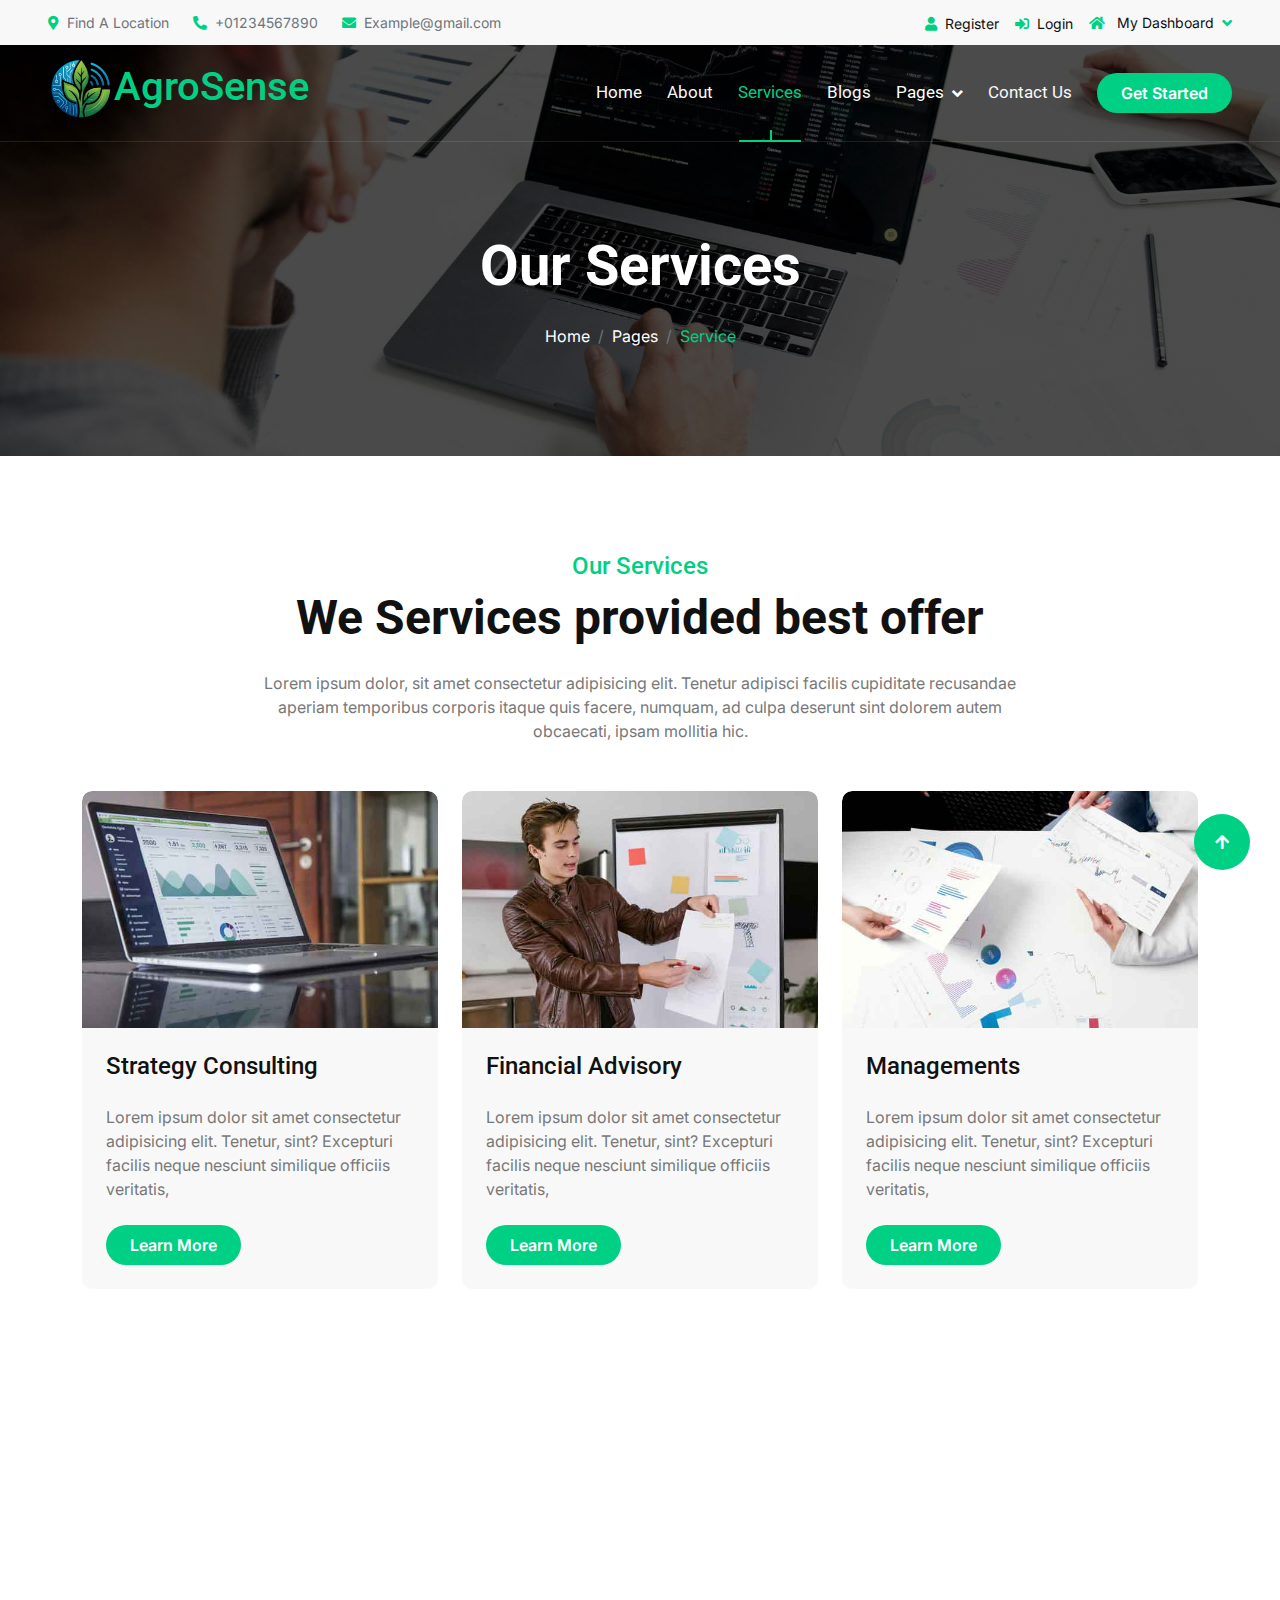
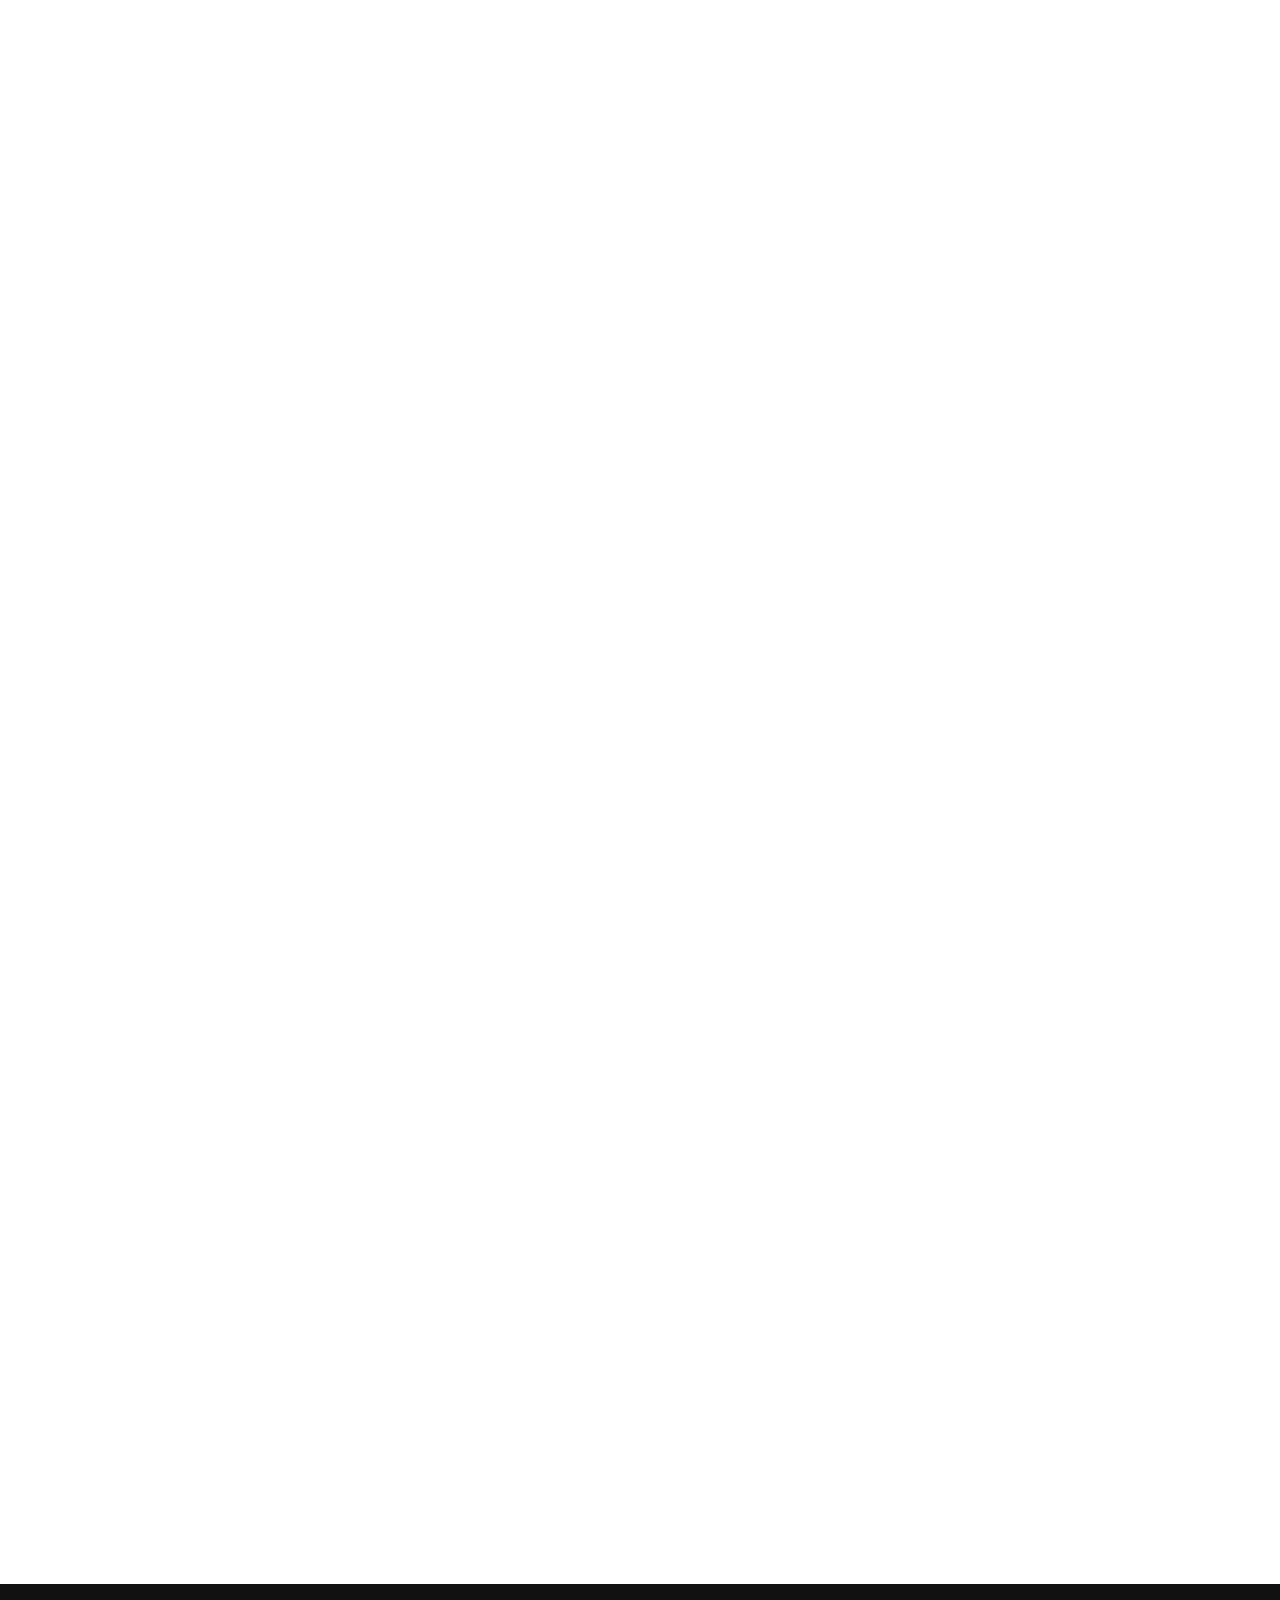
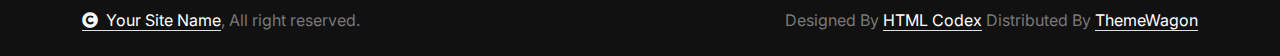
<file: service.html>
<!DOCTYPE html>
<html lang="en">

    <head>
        <meta charset="utf-8">
        <title>AgroSense - Stock Market Website Template</title>
        <meta content="width=device-width, initial-scale=1.0" name="viewport">
        <meta content="" name="keywords">
        <meta content="" name="description">

        <!-- Google Web Fonts -->
        <link rel="preconnect" href="https://fonts.googleapis.com">
        <link rel="preconnect" href="https://fonts.gstatic.com" crossorigin>
        <link href="https://fonts.googleapis.com/css2?family=Inter:wght@100..900&family=Roboto:wght@400;500;700;900&display=swap" rel="stylesheet"> 

        <!-- Icon Font Stylesheet -->
        <link rel="stylesheet" href="https://use.fontawesome.com/releases/v5.15.4/css/all.css"/>
        <link href="https://cdn.jsdelivr.net/npm/bootstrap-icons@1.4.1/font/bootstrap-icons.css" rel="stylesheet">

        <!-- Libraries Stylesheet -->
        <link href="lib/animate/animate.min.css" rel="stylesheet">
        <link href="lib/lightbox/css/lightbox.min.css" rel="stylesheet">
        <link href="lib/owlcarousel/assets/owl.carousel.min.css" rel="stylesheet">


        <!-- Customized Bootstrap Stylesheet -->
        <link href="css/bootstrap.min.css" rel="stylesheet">

        <!-- Template Stylesheet -->
        <link href="css/style.css" rel="stylesheet">
    </head>

    <body>

        <!-- Spinner Start -->
        <div id="spinner" class="show bg-white position-fixed translate-middle w-100 vh-100 top-50 start-50 d-flex align-items-center justify-content-center">
            <div class="spinner-border text-primary" style="width: 3rem; height: 3rem;" role="status">
                <span class="sr-only">Loading...</span>
            </div>
        </div>
        <!-- Spinner End -->

        <!-- Topbar Start -->
        <div class="container-fluid topbar bg-light px-5 d-none d-lg-block">
            <div class="row gx-0 align-items-center">
                <div class="col-lg-8 text-center text-lg-start mb-2 mb-lg-0">
                    <div class="d-flex flex-wrap">
                        <a href="#" class="text-muted small me-4"><i class="fas fa-map-marker-alt text-primary me-2"></i>Find A Location</a>
                        <a href="tel:+01234567890" class="text-muted small me-4"><i class="fas fa-phone-alt text-primary me-2"></i>+01234567890</a>
                        <a href="mailto:example@gmail.com" class="text-muted small me-0"><i class="fas fa-envelope text-primary me-2"></i>Example@gmail.com</a>
                    </div>
                </div>
                <div class="col-lg-4 text-center text-lg-end">
                    <div class="d-inline-flex align-items-center" style="height: 45px;">
                        <a href="#"><small class="me-3 text-dark"><i class="fa fa-user text-primary me-2"></i>Register</small></a>
                        <a href="#"><small class="me-3 text-dark"><i class="fa fa-sign-in-alt text-primary me-2"></i>Login</small></a>
                        <div class="dropdown">
                            <a href="#" class="dropdown-toggle text-dark" data-bs-toggle="dropdown"><small><i class="fa fa-home text-primary me-2"></i> My Dashboard</small></a>
                            <div class="dropdown-menu rounded">
                                <a href="#" class="dropdown-item"><i class="fas fa-user-alt me-2"></i> My Profile</a>
                                <a href="#" class="dropdown-item"><i class="fas fa-comment-alt me-2"></i> Inbox</a>
                                <a href="#" class="dropdown-item"><i class="fas fa-bell me-2"></i> Notifications</a>
                                <a href="#" class="dropdown-item"><i class="fas fa-cog me-2"></i> Account Settings</a>
                                <a href="#" class="dropdown-item"><i class="fas fa-power-off me-2"></i> Log Out</a>
                            </div>
                        </div>
                    </div>
                </div>
            </div>
        </div>
        <!-- Topbar End -->

        <!-- Navbar & Hero Start -->
        <div class="container-fluid position-relative p-0">
            <nav class="navbar navbar-expand-lg navbar-light px-4 px-lg-5 py-3 py-lg-0">
                <a href="" class="navbar-brand p-0">
                    <h1 class="text-primary"><img src="img/logo_a.png" alt="logo"></i>AgroSense</h1>
                    <!-- <img src="img/logo.png" alt="Logo"> -->
                </a>
                <button class="navbar-toggler" type="button" data-bs-toggle="collapse" data-bs-target="#navbarCollapse">
                    <span class="fa fa-bars"></span>
                </button>
                <div class="collapse navbar-collapse" id="navbarCollapse">
                    <div class="navbar-nav ms-auto py-0">
                        <a href="index.html" class="nav-item nav-link">Home</a>
                        <a href="about.html" class="nav-item nav-link">About</a>
                        <a href="service.html" class="nav-item nav-link active">Services</a>
                        <a href="blog.html" class="nav-item nav-link">Blogs</a>
                        <div class="nav-item dropdown">
                            <a href="#" class="nav-link" data-bs-toggle="dropdown">
                                <span class="dropdown-toggle">Pages</span>
                            </a>
                            <div class="dropdown-menu m-0">
                                <a href="feature.html" class="dropdown-item">Our Features</a>
                                <a href="team.html" class="dropdown-item">Our team</a>
                                <a href="testimonial.html" class="dropdown-item">Testimonial</a>
                                <a href="offer.html" class="dropdown-item">Our offer</a>
                                <a href="FAQ.html" class="dropdown-item">FAQs</a>
                                <a href="404.html" class="dropdown-item">404 Page</a>
                            </div>
                        </div>
                        <a href="contact.html" class="nav-item nav-link">Contact Us</a>
                    </div>
                    <a href="#" class="btn btn-primary rounded-pill py-2 px-4 my-3 my-lg-0 flex-shrink-0">Get Started</a>
                </div>
            </nav>

            <!-- Header Start -->
            <div class="container-fluid bg-breadcrumb">
                <div class="container text-center py-5" style="max-width: 900px;">
                    <h4 class="text-white display-4 mb-4 wow fadeInDown" data-wow-delay="0.1s">Our Services</h4>
                    <ol class="breadcrumb d-flex justify-content-center mb-0 wow fadeInDown" data-wow-delay="0.3s">
                        <li class="breadcrumb-item"><a href="index.html">Home</a></li>
                        <li class="breadcrumb-item"><a href="#">Pages</a></li>
                        <li class="breadcrumb-item active text-primary">Service</li>
                    </ol>    
                </div>
            </div>
            <!-- Header End -->
        </div>
        <!-- Navbar & Hero End -->


        <!-- Services Start -->
        <div class="container-fluid service py-5">
            <div class="container py-5">
                <div class="text-center mx-auto pb-5 wow fadeInUp" data-wow-delay="0.2s" style="max-width: 800px;">
                    <h4 class="text-primary">Our Services</h4>
                    <h1 class="display-5 mb-4">We Services provided best offer</h1>
                    <p class="mb-0">Lorem ipsum dolor, sit amet consectetur adipisicing elit. Tenetur adipisci facilis cupiditate recusandae aperiam temporibus corporis itaque quis facere, numquam, ad culpa deserunt sint dolorem autem obcaecati, ipsam mollitia hic.
                    </p>
                </div>
                <div class="row g-4">
                    <div class="col-md-6 col-lg-4 wow fadeInUp" data-wow-delay="0.2s">
                        <div class="service-item">
                            <div class="service-img">
                                <img src="img/service-1.jpg" class="img-fluid rounded-top w-100" alt="Image">
                            </div>
                            <div class="rounded-bottom p-4">
                                <a href="#" class="h4 d-inline-block mb-4"> Strategy Consulting</a>
                                <p class="mb-4">Lorem ipsum dolor sit amet consectetur adipisicing elit. Tenetur, sint? Excepturi facilis neque nesciunt similique officiis veritatis,
                                </p>
                                <a class="btn btn-primary rounded-pill py-2 px-4" href="#">Learn More</a>
                            </div>
                        </div>
                    </div>
                    <div class="col-md-6 col-lg-4 wow fadeInUp" data-wow-delay="0.4s">
                        <div class="service-item">
                            <div class="service-img">
                                <img src="img/service-2.jpg" class="img-fluid rounded-top w-100" alt="Image">
                            </div>
                            <div class="rounded-bottom p-4">
                                <a href="#" class="h4 d-inline-block mb-4">Financial Advisory</a>
                                <p class="mb-4">Lorem ipsum dolor sit amet consectetur adipisicing elit. Tenetur, sint? Excepturi facilis neque nesciunt similique officiis veritatis,
                                </p>
                                <a class="btn btn-primary rounded-pill py-2 px-4" href="#">Learn More</a>
                            </div>
                        </div>
                    </div>
                    <div class="col-md-6 col-lg-4 wow fadeInUp" data-wow-delay="0.6s">
                        <div class="service-item">
                            <div class="service-img">
                                <img src="img/service-3.jpg" class="img-fluid rounded-top w-100" alt="Image">
                            </div>
                            <div class="rounded-bottom p-4">
                                <a href="#" class="h4 d-inline-block mb-4">Managements</a>
                                <p class="mb-4">Lorem ipsum dolor sit amet consectetur adipisicing elit. Tenetur, sint? Excepturi facilis neque nesciunt similique officiis veritatis,
                                </p>
                                <a class="btn btn-primary rounded-pill py-2 px-4" href="#">Learn More</a>
                            </div>
                        </div>
                    </div>
                    <div class="col-md-6 col-lg-4 wow fadeInUp" data-wow-delay="0.2s">
                        <div class="service-item">
                            <div class="service-img">
                                <img src="img/service-4.jpg" class="img-fluid rounded-top w-100" alt="Image">
                            </div>
                            <div class="rounded-bottom p-4">
                                <a href="#" class="h4 d-inline-block mb-4">Supply Optimization</a>
                                <p class="mb-4">Lorem ipsum dolor sit amet consectetur adipisicing elit. Tenetur, sint? Excepturi facilis neque nesciunt similique officiis veritatis,
                                </p>
                                <a class="btn btn-primary rounded-pill py-2 px-4" href="#">Learn More</a>
                            </div>
                        </div>
                    </div>
                    <div class="col-md-6 col-lg-4 wow fadeInUp" data-wow-delay="0.4s">
                        <div class="service-item">
                            <div class="service-img">
                                <img src="img/service-5.jpg" class="img-fluid rounded-top w-100" alt="Image">
                            </div>
                            <div class="rounded-bottom p-4">
                                <a href="#" class="h4 d-inline-block mb-4">Hr Consulting</a>
                                <p class="mb-4">Lorem ipsum dolor sit amet consectetur adipisicing elit. Tenetur, sint? Excepturi facilis neque nesciunt similique officiis veritatis,
                                </p>
                                <a class="btn btn-primary rounded-pill py-2 px-4" href="#">Learn More</a>
                            </div>
                        </div>
                    </div>
                    <div class="col-md-6 col-lg-4 wow fadeInUp" data-wow-delay="0.6s">
                        <div class="service-item">
                            <div class="service-img">
                                <img src="img/service-6.jpg" class="img-fluid rounded-top w-100" alt="Image">
                            </div>
                            <div class="rounded-bottom p-4">
                                <a href="#" class="h4 d-inline-block mb-4">Marketing Consulting</a>
                                <p class="mb-4">Lorem ipsum dolor sit amet consectetur adipisicing elit. Tenetur, sint? Excepturi facilis neque nesciunt similique officiis veritatis,
                                </p>
                                <a class="btn btn-primary rounded-pill py-2 px-4" href="#">Learn More</a>
                            </div>
                        </div>
                    </div>
                </div>
            </div>
        </div>
        <!-- Services End -->

        <!-- Testimonial Start -->
        <div class="container-fluid testimonial pb-5">
            <div class="container pb-5">
                <div class="text-center mx-auto pb-5 wow fadeInUp" data-wow-delay="0.2s" style="max-width: 800px;">
                    <h4 class="text-primary">Testimonial</h4>
                    <h1 class="display-5 mb-4">Our Clients Riviews</h1>
                    <p class="mb-0">Lorem ipsum dolor, sit amet consectetur adipisicing elit. Tenetur adipisci facilis cupiditate recusandae aperiam temporibus corporis itaque quis facere, numquam, ad culpa deserunt sint dolorem autem obcaecati, ipsam mollitia hic.
                    </p>
                </div>
                <div class="owl-carousel testimonial-carousel wow fadeInUp" data-wow-delay="0.2s">
                    <div class="testimonial-item">
                        <div class="testimonial-quote-left">
                            <i class="fas fa-quote-left fa-2x"></i>
                        </div>
                        <div class="testimonial-img">
                            <img src="img/testimonial-1.jpg" class="img-fluid" alt="Image">
                        </div>
                        <div class="testimonial-text">
                            <p class="mb-0">Lorem ipsum dolor sit amet consectetur adipisicing elit. Facilis blanditiis excepturi quisquam temporibus voluptatum reprehenderit culpa, quasi corrupti laborum accusamus.
                            </p>
                        </div>
                        <div class="testimonial-title">
                            <div>
                                <h4 class="mb-0">Person Name</h4>
                                <p class="mb-0">Profession</p>
                            </div>
                            <div class="d-flex text-primary">
                                <i class="fas fa-star"></i>
                                <i class="fas fa-star"></i>
                                <i class="fas fa-star"></i>
                                <i class="fas fa-star"></i>
                                <i class="fas fa-star"></i>
                            </div>
                        </div>
                        <div class="testimonial-quote-right">
                            <i class="fas fa-quote-right fa-2x"></i>
                        </div>
                    </div>
                    <div class="testimonial-item">
                        <div class="testimonial-quote-left">
                            <i class="fas fa-quote-left fa-2x"></i>
                        </div>
                        <div class="testimonial-img">
                            <img src="img/testimonial-2.jpg" class="img-fluid" alt="Image">
                        </div>
                        <div class="testimonial-text">
                            <p class="mb-0">Lorem ipsum dolor sit amet consectetur adipisicing elit. Facilis blanditiis excepturi quisquam temporibus voluptatum reprehenderit culpa, quasi corrupti laborum accusamus.
                            </p>
                        </div>
                        <div class="testimonial-title">
                            <div>
                                <h4 class="mb-0">Person Name</h4>
                                <p class="mb-0">Profession</p>
                            </div>
                            <div class="d-flex text-primary">
                                <i class="fas fa-star"></i>
                                <i class="fas fa-star"></i>
                                <i class="fas fa-star"></i>
                                <i class="fas fa-star"></i>
                                <i class="fas fa-star"></i>
                            </div>
                        </div>
                        <div class="testimonial-quote-right">
                            <i class="fas fa-quote-right fa-2x"></i>
                        </div>
                    </div>
                    <div class="testimonial-item">
                        <div class="testimonial-quote-left">
                            <i class="fas fa-quote-left fa-2x"></i>
                        </div>
                        <div class="testimonial-img">
                            <img src="img/testimonial-3.jpg" class="img-fluid" alt="Image">
                        </div>
                        <div class="testimonial-text">
                            <p class="mb-0">Lorem ipsum dolor sit amet consectetur adipisicing elit. Facilis blanditiis excepturi quisquam temporibus voluptatum reprehenderit culpa, quasi corrupti laborum accusamus.
                            </p>
                        </div>
                        <div class="testimonial-title">
                            <div>
                                <h4 class="mb-0">Person Name</h4>
                                <p class="mb-0">Profession</p>
                            </div>
                            <div class="d-flex text-primary">
                                <i class="fas fa-star"></i>
                                <i class="fas fa-star"></i>
                                <i class="fas fa-star"></i>
                                <i class="fas fa-star"></i>
                                <i class="fas fa-star"></i>
                            </div>
                        </div>
                        <div class="testimonial-quote-right">
                            <i class="fas fa-quote-right fa-2x"></i>
                        </div>
                    </div>
                    <div class="testimonial-item">
                        <div class="testimonial-quote-left">
                            <i class="fas fa-quote-left fa-2x"></i>
                        </div>
                        <div class="testimonial-img">
                            <img src="img/testimonial-2.jpg" class="img-fluid" alt="Image">
                        </div>
                        <div class="testimonial-text">
                            <p class="mb-0">Lorem ipsum dolor sit amet consectetur adipisicing elit. Facilis blanditiis excepturi quisquam temporibus voluptatum reprehenderit culpa, quasi corrupti laborum accusamus.
                            </p>
                        </div>
                        <div class="testimonial-title">
                            <div>
                                <h4 class="mb-0">Person Name</h4>
                                <p class="mb-0">Profession</p>
                            </div>
                            <div class="d-flex text-primary">
                                <i class="fas fa-star"></i>
                                <i class="fas fa-star"></i>
                                <i class="fas fa-star"></i>
                                <i class="fas fa-star"></i>
                                <i class="fas fa-star"></i>
                            </div>
                        </div>
                        <div class="testimonial-quote-right">
                            <i class="fas fa-quote-right fa-2x"></i>
                        </div>
                    </div>
                </div>
            </div>
        </div>
        <!-- Testimonial End -->

        <!-- Footer Start -->
        <div class="container-fluid footer py-5 wow fadeIn" data-wow-delay="0.2s">
            <div class="container py-5 border-start-0 border-end-0" style="border: 1px solid; border-color: rgb(255, 255, 255, 0.08);">
                <div class="row g-5">
                    <div class="col-md-6 col-lg-6 col-xl-4">
                        <div class="footer-item">
                            <a href="index.html" class="p-0">
                                <h4 class="text-white"><i class="fas fa-search-dollar me-3"></i>Stocker</h4>
                                <!-- <img src="img/logo.png" alt="Logo"> -->
                            </a>
                            <p class="mb-4">Dolor amet sit justo amet elitr clita ipsum elitr est.Lorem ipsum dolor sit amet, consectetur adipiscing...</p>
                            <div class="d-flex">
                                <a href="#" class="bg-primary d-flex rounded align-items-center py-2 px-3 me-2">
                                    <i class="fas fa-apple-alt text-white"></i>
                                    <div class="ms-3">
                                        <small class="text-white">Download on the</small>
                                        <h6 class="text-white">App Store</h6>
                                    </div>
                                </a>
                                <a href="#" class="bg-dark d-flex rounded align-items-center py-2 px-3 ms-2">
                                    <i class="fas fa-play text-primary"></i>
                                    <div class="ms-3">
                                        <small class="text-white">Get it on</small>
                                        <h6 class="text-white">Google Play</h6>
                                    </div>
                                </a>
                            </div>
                        </div>
                    </div>
                    <div class="col-md-6 col-lg-6 col-xl-2">
                        <div class="footer-item">
                            <h4 class="text-white mb-4">Quick Links</h4>
                            <a href="#"><i class="fas fa-angle-right me-2"></i> About Us</a>
                            <a href="#"><i class="fas fa-angle-right me-2"></i> Feature</a>
                            <a href="#"><i class="fas fa-angle-right me-2"></i> Attractions</a>
                            <a href="#"><i class="fas fa-angle-right me-2"></i> Tickets</a>
                            <a href="#"><i class="fas fa-angle-right me-2"></i> Blog</a>
                            <a href="#"><i class="fas fa-angle-right me-2"></i> Contact us</a>
                        </div>
                    </div>
                    <div class="col-md-6 col-lg-6 col-xl-3">
                        <div class="footer-item">
                            <h4 class="text-white mb-4">Support</h4>
                            <a href="#"><i class="fas fa-angle-right me-2"></i> Privacy Policy</a>
                            <a href="#"><i class="fas fa-angle-right me-2"></i> Terms & Conditions</a>
                            <a href="#"><i class="fas fa-angle-right me-2"></i> Disclaimer</a>
                            <a href="#"><i class="fas fa-angle-right me-2"></i> Support</a>
                            <a href="#"><i class="fas fa-angle-right me-2"></i> FAQ</a>
                            <a href="#"><i class="fas fa-angle-right me-2"></i> Help</a>
                        </div>
                    </div>
                    <div class="col-md-6 col-lg-6 col-xl-3">
                        <div class="footer-item">
                            <h4 class="text-white mb-4">Contact Info</h4>
                            <div class="d-flex align-items-center">
                                <i class="fas fa-map-marker-alt text-primary me-3"></i>
                                <p class="text-white mb-0">123 Street New York.USA</p>
                            </div>
                            <div class="d-flex align-items-center">
                                <i class="fas fa-envelope text-primary me-3"></i>
                                <p class="text-white mb-0">info@example.com</p>
                            </div>
                            <div class="d-flex align-items-center">
                                <i class="fa fa-phone-alt text-primary me-3"></i>
                                <p class="text-white mb-0">(+012) 3456 7890</p>
                            </div>
                            <div class="d-flex align-items-center mb-4">
                                <i class="fab fa-firefox-browser text-primary me-3"></i>
                                <p class="text-white mb-0">Yoursite@ex.com</p>
                            </div>
                            <div class="d-flex">
                                <a class="btn btn-primary btn-sm-square rounded-circle me-3" href="#"><i class="fab fa-facebook-f text-white"></i></a>
                                <a class="btn btn-primary btn-sm-square rounded-circle me-3" href="#"><i class="fab fa-twitter text-white"></i></a>
                                <a class="btn btn-primary btn-sm-square rounded-circle me-3" href="#"><i class="fab fa-instagram text-white"></i></a>
                                <a class="btn btn-primary btn-sm-square rounded-circle me-0" href="#"><i class="fab fa-linkedin-in text-white"></i></a>
                            </div>
                        </div>
                    </div>
                </div>
            </div>
        </div>
        <!-- Footer End -->
        
        <!-- Copyright Start -->
        <div class="container-fluid copyright py-4">
            <div class="container">
                <div class="row g-4 align-items-center">
                    <div class="col-md-6 text-center text-md-start mb-md-0">
                        <span class="text-body"><a href="#" class="border-bottom text-white"><i class="fas fa-copyright text-light me-2"></i>Your Site Name</a>, All right reserved.</span>
                    </div>
                    <div class="col-md-6 text-center text-md-end text-body">
                        <!--/*** This template is free as long as you keep the below author’s credit link/attribution link/backlink. ***/-->
                        <!--/*** If you'd like to use the template without the below author’s credit link/attribution link/backlink, ***/-->
                        <!--/*** you can purchase the Credit Removal License from "https://htmlcodex.com/credit-removal". ***/-->
                        Designed By <a class="border-bottom text-white" href="https://htmlcodex.com">HTML Codex</a> Distributed By <a class="border-bottom text-white" href="https://themewagon.com">ThemeWagon</a>
                    </div>
                </div>
            </div>
        </div>
        <!-- Copyright End -->


        <!-- Back to Top -->
        <a href="#" class="btn btn-primary btn-lg-square rounded-circle back-to-top"><i class="fa fa-arrow-up"></i></a>   

        
        <!-- JavaScript Libraries -->
        <script src="https://ajax.googleapis.com/ajax/libs/jquery/3.6.4/jquery.min.js"></script>
        <script src="https://cdn.jsdelivr.net/npm/bootstrap@5.0.0/dist/js/bootstrap.bundle.min.js"></script>
        <script src="lib/wow/wow.min.js"></script>
        <script src="lib/easing/easing.min.js"></script>
        <script src="lib/waypoints/waypoints.min.js"></script>
        <script src="lib/counterup/counterup.min.js"></script>
        <script src="lib/lightbox/js/lightbox.min.js"></script>
        <script src="lib/owlcarousel/owl.carousel.min.js"></script>
        

        <!-- Template Javascript -->
        <script src="js/main.js"></script>
    </body>

</html>
</file>
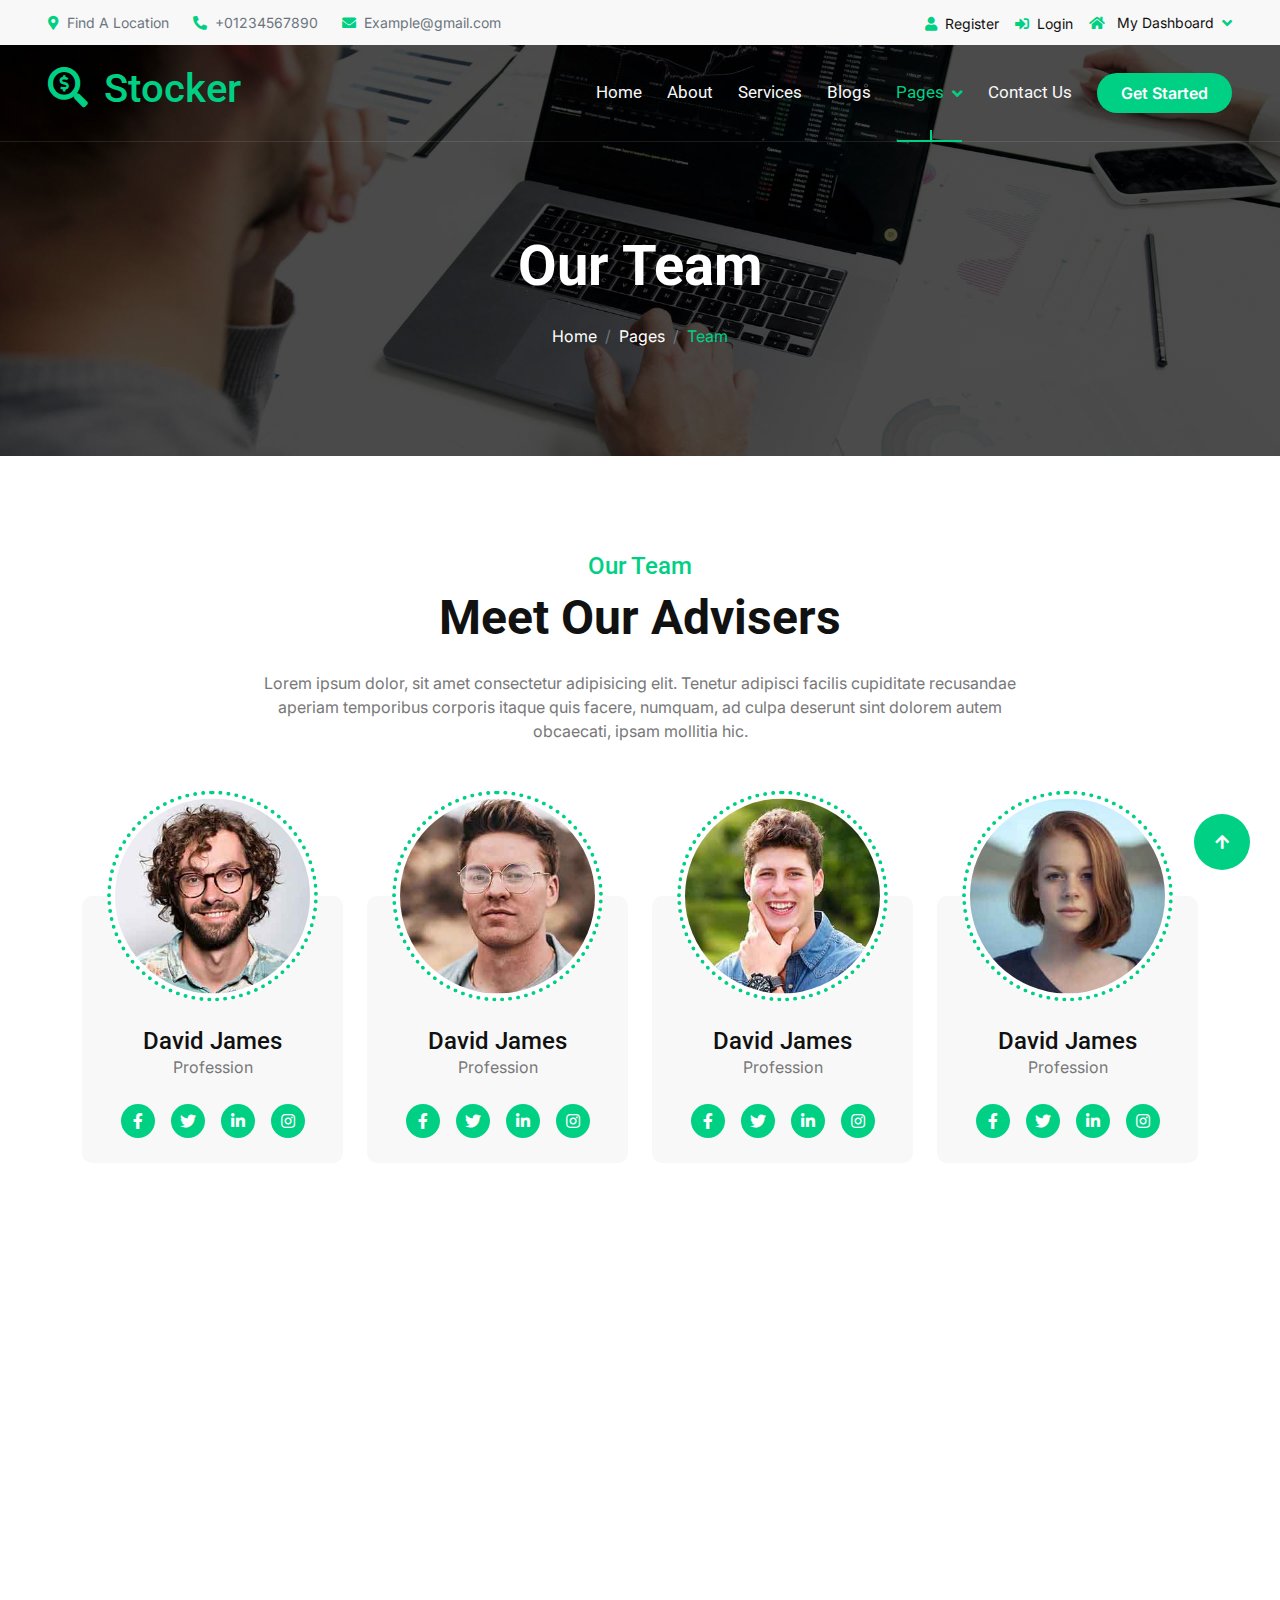
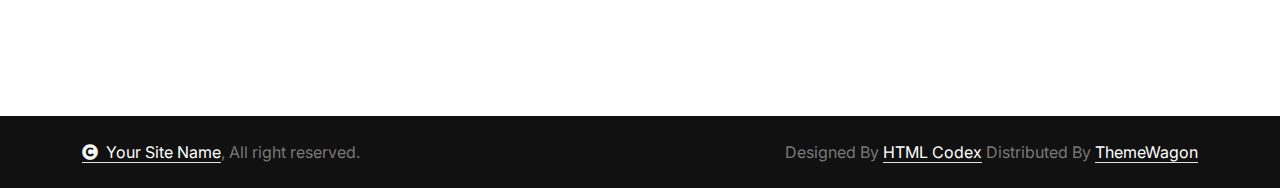
<file: team.html>
<!DOCTYPE html>
<html lang="en">

    <head>
        <meta charset="utf-8">
        <title>Stocker - Stock Market Website Template</title>
        <meta content="width=device-width, initial-scale=1.0" name="viewport">
        <meta content="" name="keywords">
        <meta content="" name="description">

        <!-- Google Web Fonts -->
        <link rel="preconnect" href="https://fonts.googleapis.com">
        <link rel="preconnect" href="https://fonts.gstatic.com" crossorigin>
        <link href="https://fonts.googleapis.com/css2?family=Inter:wght@100..900&family=Roboto:wght@400;500;700;900&display=swap" rel="stylesheet"> 

        <!-- Icon Font Stylesheet -->
        <link rel="stylesheet" href="https://use.fontawesome.com/releases/v5.15.4/css/all.css"/>
        <link href="https://cdn.jsdelivr.net/npm/bootstrap-icons@1.4.1/font/bootstrap-icons.css" rel="stylesheet">

        <!-- Libraries Stylesheet -->
        <link href="lib/animate/animate.min.css" rel="stylesheet">
        <link href="lib/lightbox/css/lightbox.min.css" rel="stylesheet">
        <link href="lib/owlcarousel/assets/owl.carousel.min.css" rel="stylesheet">


        <!-- Customized Bootstrap Stylesheet -->
        <link href="css/bootstrap.min.css" rel="stylesheet">

        <!-- Template Stylesheet -->
        <link href="css/style.css" rel="stylesheet">
    </head>

    <body>

        <!-- Spinner Start -->
        <div id="spinner" class="show bg-white position-fixed translate-middle w-100 vh-100 top-50 start-50 d-flex align-items-center justify-content-center">
            <div class="spinner-border text-primary" style="width: 3rem; height: 3rem;" role="status">
                <span class="sr-only">Loading...</span>
            </div>
        </div>
        <!-- Spinner End -->

        <!-- Topbar Start -->
        <div class="container-fluid topbar bg-light px-5 d-none d-lg-block">
            <div class="row gx-0 align-items-center">
                <div class="col-lg-8 text-center text-lg-start mb-2 mb-lg-0">
                    <div class="d-flex flex-wrap">
                        <a href="#" class="text-muted small me-4"><i class="fas fa-map-marker-alt text-primary me-2"></i>Find A Location</a>
                        <a href="tel:+01234567890" class="text-muted small me-4"><i class="fas fa-phone-alt text-primary me-2"></i>+01234567890</a>
                        <a href="mailto:example@gmail.com" class="text-muted small me-0"><i class="fas fa-envelope text-primary me-2"></i>Example@gmail.com</a>
                    </div>
                </div>
                <div class="col-lg-4 text-center text-lg-end">
                    <div class="d-inline-flex align-items-center" style="height: 45px;">
                        <a href="#"><small class="me-3 text-dark"><i class="fa fa-user text-primary me-2"></i>Register</small></a>
                        <a href="#"><small class="me-3 text-dark"><i class="fa fa-sign-in-alt text-primary me-2"></i>Login</small></a>
                        <div class="dropdown">
                            <a href="#" class="dropdown-toggle text-dark" data-bs-toggle="dropdown"><small><i class="fa fa-home text-primary me-2"></i> My Dashboard</small></a>
                            <div class="dropdown-menu rounded">
                                <a href="#" class="dropdown-item"><i class="fas fa-user-alt me-2"></i> My Profile</a>
                                <a href="#" class="dropdown-item"><i class="fas fa-comment-alt me-2"></i> Inbox</a>
                                <a href="#" class="dropdown-item"><i class="fas fa-bell me-2"></i> Notifications</a>
                                <a href="#" class="dropdown-item"><i class="fas fa-cog me-2"></i> Account Settings</a>
                                <a href="#" class="dropdown-item"><i class="fas fa-power-off me-2"></i> Log Out</a>
                            </div>
                        </div>
                    </div>
                </div>
            </div>
        </div>
        <!-- Topbar End -->

        <!-- Navbar & Hero Start -->
        <div class="container-fluid position-relative p-0">
            <nav class="navbar navbar-expand-lg navbar-light px-4 px-lg-5 py-3 py-lg-0">
                <a href="" class="navbar-brand p-0">
                    <h1 class="text-primary"><i class="fas fa-search-dollar me-3"></i>Stocker</h1>
                    <!-- <img src="img/logo.png" alt="Logo"> -->
                </a>
                <button class="navbar-toggler" type="button" data-bs-toggle="collapse" data-bs-target="#navbarCollapse">
                    <span class="fa fa-bars"></span>
                </button>
                <div class="collapse navbar-collapse" id="navbarCollapse">
                    <div class="navbar-nav ms-auto py-0">
                        <a href="index.html" class="nav-item nav-link">Home</a>
                        <a href="about.html" class="nav-item nav-link">About</a>
                        <a href="service.html" class="nav-item nav-link">Services</a>
                        <a href="blog.html" class="nav-item nav-link">Blogs</a>
                        <div class="nav-item dropdown">
                            <a href="#" class="nav-link active" data-bs-toggle="dropdown">
                                <span class="dropdown-toggle">Pages</span>
                            </a>
                            <div class="dropdown-menu m-0">
                                <a href="feature.html" class="dropdown-item">Our Features</a>
                                <a href="team.html" class="dropdown-item active">Our team</a>
                                <a href="testimonial.html" class="dropdown-item">Testimonial</a>
                                <a href="offer.html" class="dropdown-item">Our offer</a>
                                <a href="FAQ.html" class="dropdown-item">FAQs</a>
                                <a href="404.html" class="dropdown-item">404 Page</a>
                            </div>
                        </div>
                        <a href="contact.html" class="nav-item nav-link">Contact Us</a>
                    </div>
                    <a href="#" class="btn btn-primary rounded-pill py-2 px-4 my-3 my-lg-0 flex-shrink-0">Get Started</a>
                </div>
            </nav>

            <!-- Header Start -->
            <div class="container-fluid bg-breadcrumb">
                <div class="container text-center py-5" style="max-width: 900px;">
                    <h4 class="text-white display-4 mb-4 wow fadeInDown" data-wow-delay="0.1s">Our Team</h4>
                    <ol class="breadcrumb d-flex justify-content-center mb-0 wow fadeInDown" data-wow-delay="0.3s">
                        <li class="breadcrumb-item"><a href="index.html">Home</a></li>
                        <li class="breadcrumb-item"><a href="#">Pages</a></li>
                        <li class="breadcrumb-item active text-primary">Team</li>
                    </ol>    
                </div>
            </div>
            <!-- Header End -->
        </div>
        <!-- Navbar & Hero End -->


        <!-- Team Start -->
        <div class="container-fluid team py-5">
            <div class="container py-5">
                <div class="text-center mx-auto pb-5 wow fadeInUp" data-wow-delay="0.2s" style="max-width: 800px;">
                    <h4 class="text-primary">Our Team</h4>
                    <h1 class="display-5 mb-4">Meet Our Advisers</h1>
                    <p class="mb-0">Lorem ipsum dolor, sit amet consectetur adipisicing elit. Tenetur adipisci facilis cupiditate recusandae aperiam temporibus corporis itaque quis facere, numquam, ad culpa deserunt sint dolorem autem obcaecati, ipsam mollitia hic.
                    </p>
                </div>
                <div class="row g-4">
                    <div class="col-md-6 col-lg-6 col-xl-3 wow fadeInUp" data-wow-delay="0.2s">
                        <div class="team-item">
                            <div class="team-img">
                                <img src="img/team-1.jpg" class="img-fluid" alt="">
                            </div>
                            <div class="team-title">
                                <h4 class="mb-0">David James</h4>
                                <p class="mb-0">Profession</p>
                            </div>
                            <div class="team-icon">
                                <a class="btn btn-primary btn-sm-square rounded-circle me-3" href=""><i class="fab fa-facebook-f"></i></a>
                                <a class="btn btn-primary btn-sm-square rounded-circle me-3" href=""><i class="fab fa-twitter"></i></a>
                                <a class="btn btn-primary btn-sm-square rounded-circle me-3" href=""><i class="fab fa-linkedin-in"></i></a>
                                <a class="btn btn-primary btn-sm-square rounded-circle me-0" href=""><i class="fab fa-instagram"></i></a>
                            </div>
                        </div>
                    </div>
                    <div class="col-md-6 col-lg-6 col-xl-3 wow fadeInUp" data-wow-delay="0.4s">
                        <div class="team-item">
                            <div class="team-img">
                                <img src="img/team-2.jpg" class="img-fluid" alt="">
                            </div>
                            <div class="team-title">
                                <h4 class="mb-0">David James</h4>
                                <p class="mb-0">Profession</p>
                            </div>
                            <div class="team-icon">
                                <a class="btn btn-primary btn-sm-square rounded-circle me-3" href=""><i class="fab fa-facebook-f"></i></a>
                                <a class="btn btn-primary btn-sm-square rounded-circle me-3" href=""><i class="fab fa-twitter"></i></a>
                                <a class="btn btn-primary btn-sm-square rounded-circle me-3" href=""><i class="fab fa-linkedin-in"></i></a>
                                <a class="btn btn-primary btn-sm-square rounded-circle me-0" href=""><i class="fab fa-instagram"></i></a>
                            </div>
                        </div>
                    </div>
                    <div class="col-md-6 col-lg-6 col-xl-3 wow fadeInUp" data-wow-delay="0.6s">
                        <div class="team-item">
                            <div class="team-img">
                                <img src="img/team-3.jpg" class="img-fluid" alt="">
                            </div>
                            <div class="team-title">
                                <h4 class="mb-0">David James</h4>
                                <p class="mb-0">Profession</p>
                            </div>
                            <div class="team-icon">
                                <a class="btn btn-primary btn-sm-square rounded-circle me-3" href=""><i class="fab fa-facebook-f"></i></a>
                                <a class="btn btn-primary btn-sm-square rounded-circle me-3" href=""><i class="fab fa-twitter"></i></a>
                                <a class="btn btn-primary btn-sm-square rounded-circle me-3" href=""><i class="fab fa-linkedin-in"></i></a>
                                <a class="btn btn-primary btn-sm-square rounded-circle me-0" href=""><i class="fab fa-instagram"></i></a>
                            </div>
                        </div>
                    </div>
                    <div class="col-md-6 col-lg-6 col-xl-3 wow fadeInUp" data-wow-delay="0.8s">
                        <div class="team-item">
                            <div class="team-img">
                                <img src="img/team-4.jpg" class="img-fluid" alt="">
                            </div>
                            <div class="team-title">
                                <h4 class="mb-0">David James</h4>
                                <p class="mb-0">Profession</p>
                            </div>
                            <div class="team-icon">
                                <a class="btn btn-primary btn-sm-square rounded-circle me-3" href=""><i class="fab fa-facebook-f"></i></a>
                                <a class="btn btn-primary btn-sm-square rounded-circle me-3" href=""><i class="fab fa-twitter"></i></a>
                                <a class="btn btn-primary btn-sm-square rounded-circle me-3" href=""><i class="fab fa-linkedin-in"></i></a>
                                <a class="btn btn-primary btn-sm-square rounded-circle me-0" href=""><i class="fab fa-instagram"></i></a>
                            </div>
                        </div>
                    </div>
                </div>
            </div>
        </div>
        <!-- Team End -->

        <!-- Footer Start -->
        <div class="container-fluid footer py-5 wow fadeIn" data-wow-delay="0.2s">
            <div class="container py-5 border-start-0 border-end-0" style="border: 1px solid; border-color: rgb(255, 255, 255, 0.08);">
                <div class="row g-5">
                    <div class="col-md-6 col-lg-6 col-xl-4">
                        <div class="footer-item">
                            <a href="index.html" class="p-0">
                                <h4 class="text-white"><i class="fas fa-search-dollar me-3"></i>Stocker</h4>
                                <!-- <img src="img/logo.png" alt="Logo"> -->
                            </a>
                            <p class="mb-4">Dolor amet sit justo amet elitr clita ipsum elitr est.Lorem ipsum dolor sit amet, consectetur adipiscing...</p>
                            <div class="d-flex">
                                <a href="#" class="bg-primary d-flex rounded align-items-center py-2 px-3 me-2">
                                    <i class="fas fa-apple-alt text-white"></i>
                                    <div class="ms-3">
                                        <small class="text-white">Download on the</small>
                                        <h6 class="text-white">App Store</h6>
                                    </div>
                                </a>
                                <a href="#" class="bg-dark d-flex rounded align-items-center py-2 px-3 ms-2">
                                    <i class="fas fa-play text-primary"></i>
                                    <div class="ms-3">
                                        <small class="text-white">Get it on</small>
                                        <h6 class="text-white">Google Play</h6>
                                    </div>
                                </a>
                            </div>
                        </div>
                    </div>
                    <div class="col-md-6 col-lg-6 col-xl-2">
                        <div class="footer-item">
                            <h4 class="text-white mb-4">Quick Links</h4>
                            <a href="#"><i class="fas fa-angle-right me-2"></i> About Us</a>
                            <a href="#"><i class="fas fa-angle-right me-2"></i> Feature</a>
                            <a href="#"><i class="fas fa-angle-right me-2"></i> Attractions</a>
                            <a href="#"><i class="fas fa-angle-right me-2"></i> Tickets</a>
                            <a href="#"><i class="fas fa-angle-right me-2"></i> Blog</a>
                            <a href="#"><i class="fas fa-angle-right me-2"></i> Contact us</a>
                        </div>
                    </div>
                    <div class="col-md-6 col-lg-6 col-xl-3">
                        <div class="footer-item">
                            <h4 class="text-white mb-4">Support</h4>
                            <a href="#"><i class="fas fa-angle-right me-2"></i> Privacy Policy</a>
                            <a href="#"><i class="fas fa-angle-right me-2"></i> Terms & Conditions</a>
                            <a href="#"><i class="fas fa-angle-right me-2"></i> Disclaimer</a>
                            <a href="#"><i class="fas fa-angle-right me-2"></i> Support</a>
                            <a href="#"><i class="fas fa-angle-right me-2"></i> FAQ</a>
                            <a href="#"><i class="fas fa-angle-right me-2"></i> Help</a>
                        </div>
                    </div>
                    <div class="col-md-6 col-lg-6 col-xl-3">
                        <div class="footer-item">
                            <h4 class="text-white mb-4">Contact Info</h4>
                            <div class="d-flex align-items-center">
                                <i class="fas fa-map-marker-alt text-primary me-3"></i>
                                <p class="text-white mb-0">123 Street New York.USA</p>
                            </div>
                            <div class="d-flex align-items-center">
                                <i class="fas fa-envelope text-primary me-3"></i>
                                <p class="text-white mb-0">info@example.com</p>
                            </div>
                            <div class="d-flex align-items-center">
                                <i class="fa fa-phone-alt text-primary me-3"></i>
                                <p class="text-white mb-0">(+012) 3456 7890</p>
                            </div>
                            <div class="d-flex align-items-center mb-4">
                                <i class="fab fa-firefox-browser text-primary me-3"></i>
                                <p class="text-white mb-0">Yoursite@ex.com</p>
                            </div>
                            <div class="d-flex">
                                <a class="btn btn-primary btn-sm-square rounded-circle me-3" href="#"><i class="fab fa-facebook-f text-white"></i></a>
                                <a class="btn btn-primary btn-sm-square rounded-circle me-3" href="#"><i class="fab fa-twitter text-white"></i></a>
                                <a class="btn btn-primary btn-sm-square rounded-circle me-3" href="#"><i class="fab fa-instagram text-white"></i></a>
                                <a class="btn btn-primary btn-sm-square rounded-circle me-0" href="#"><i class="fab fa-linkedin-in text-white"></i></a>
                            </div>
                        </div>
                    </div>
                </div>
            </div>
        </div>
        <!-- Footer End -->
        
        <!-- Copyright Start -->
        <div class="container-fluid copyright py-4">
            <div class="container">
                <div class="row g-4 align-items-center">
                    <div class="col-md-6 text-center text-md-start mb-md-0">
                        <span class="text-body"><a href="#" class="border-bottom text-white"><i class="fas fa-copyright text-light me-2"></i>Your Site Name</a>, All right reserved.</span>
                    </div>
                    <div class="col-md-6 text-center text-md-end text-body">
                        <!--/*** This template is free as long as you keep the below author’s credit link/attribution link/backlink. ***/-->
                        <!--/*** If you'd like to use the template without the below author’s credit link/attribution link/backlink, ***/-->
                        <!--/*** you can purchase the Credit Removal License from "https://htmlcodex.com/credit-removal". ***/-->
                        Designed By <a class="border-bottom text-white" href="https://htmlcodex.com">HTML Codex</a> Distributed By <a class="border-bottom text-white" href="https://themewagon.com">ThemeWagon</a>
                    </div>
                </div>
            </div>
        </div>
        <!-- Copyright End -->


        <!-- Back to Top -->
        <a href="#" class="btn btn-primary btn-lg-square rounded-circle back-to-top"><i class="fa fa-arrow-up"></i></a>   

        
        <!-- JavaScript Libraries -->
        <script src="https://ajax.googleapis.com/ajax/libs/jquery/3.6.4/jquery.min.js"></script>
        <script src="https://cdn.jsdelivr.net/npm/bootstrap@5.0.0/dist/js/bootstrap.bundle.min.js"></script>
        <script src="lib/wow/wow.min.js"></script>
        <script src="lib/easing/easing.min.js"></script>
        <script src="lib/waypoints/waypoints.min.js"></script>
        <script src="lib/counterup/counterup.min.js"></script>
        <script src="lib/lightbox/js/lightbox.min.js"></script>
        <script src="lib/owlcarousel/owl.carousel.min.js"></script>
        

        <!-- Template Javascript -->
        <script src="js/main.js"></script>
    </body>

</html>
</file>
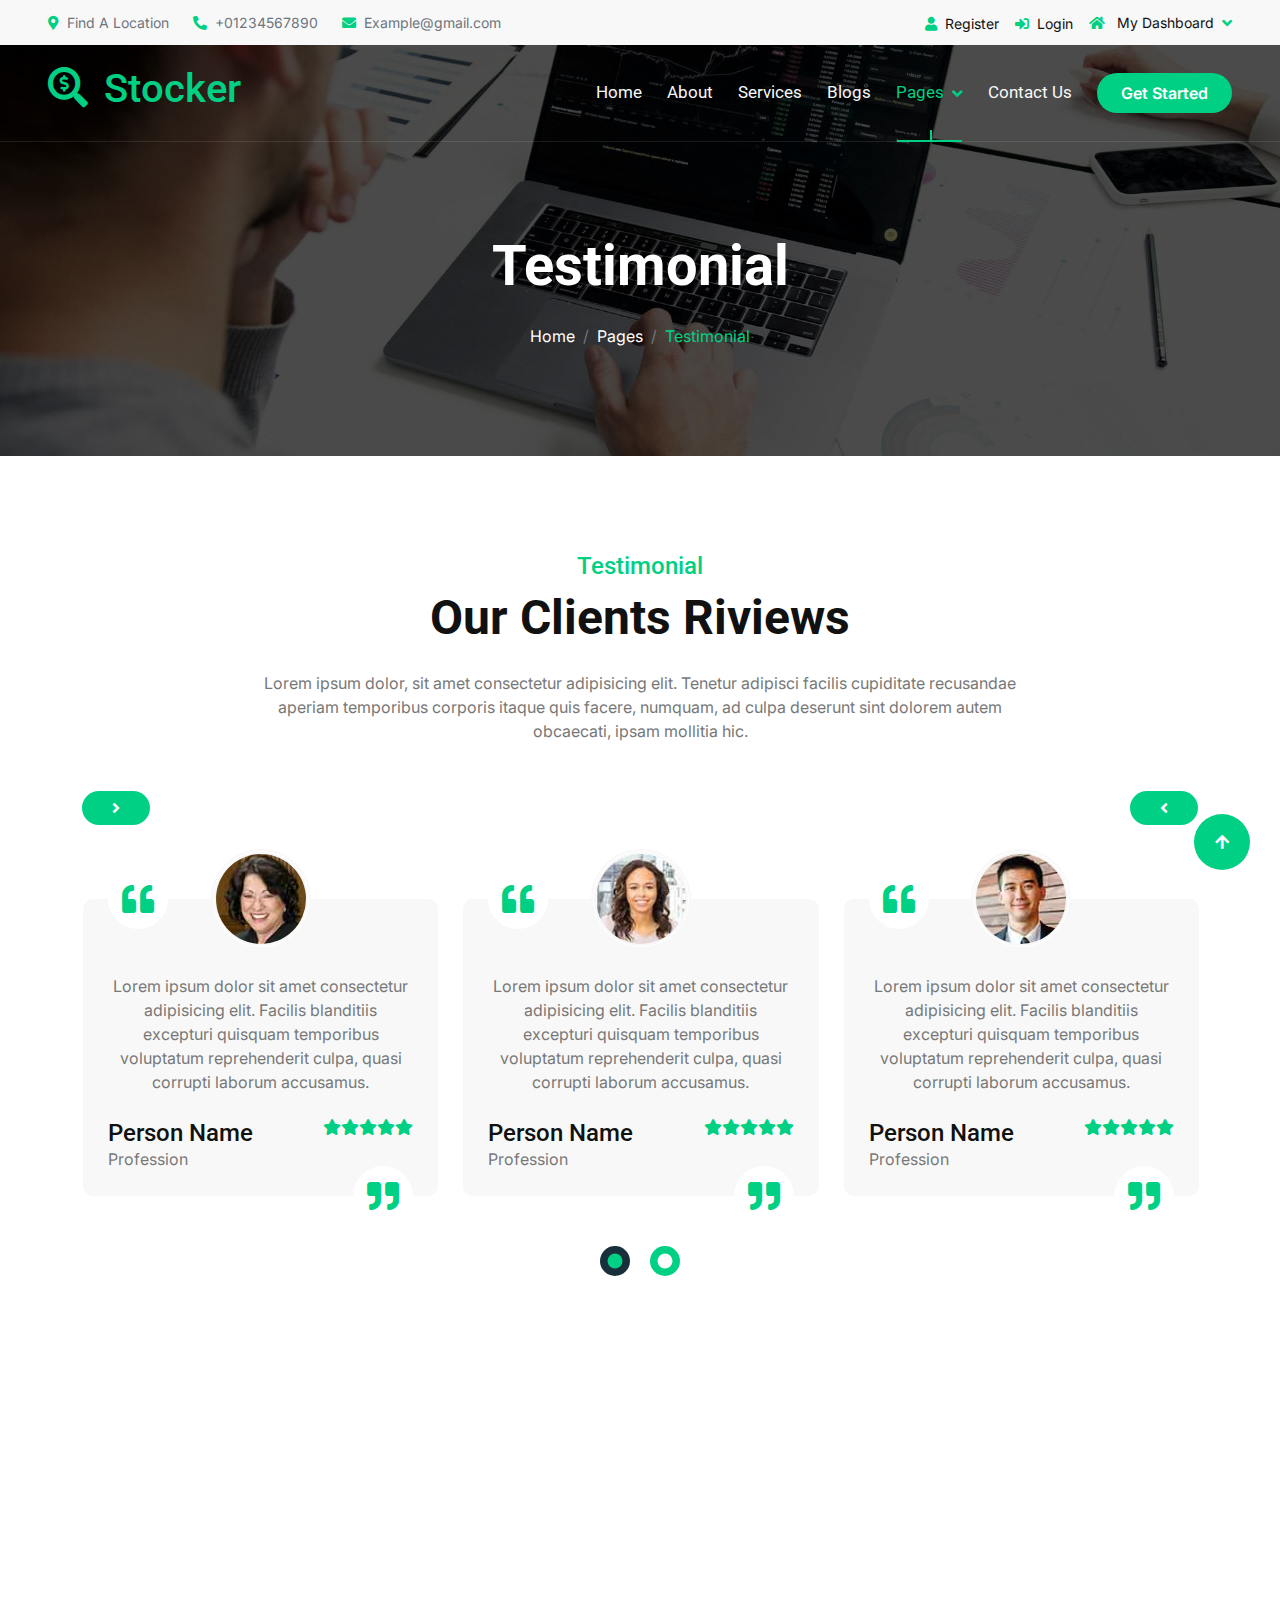
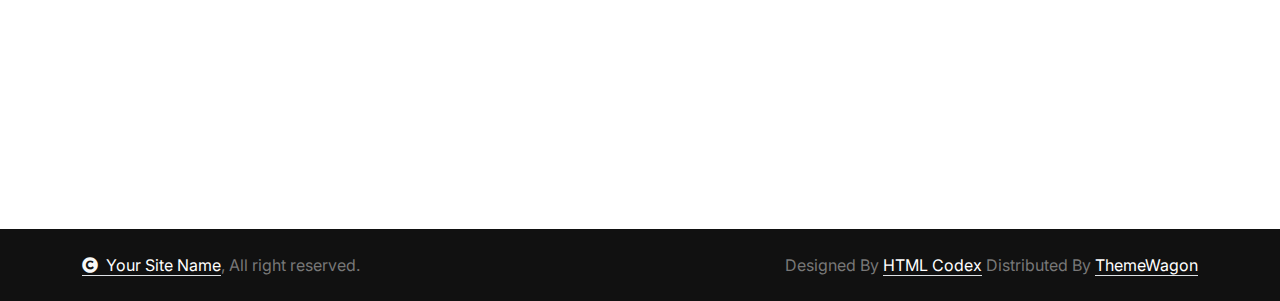
<file: testimonial.html>
<!DOCTYPE html>
<html lang="en">

    <head>
        <meta charset="utf-8">
        <title>Stocker - Stock Market Website Template</title>
        <meta content="width=device-width, initial-scale=1.0" name="viewport">
        <meta content="" name="keywords">
        <meta content="" name="description">

        <!-- Google Web Fonts -->
        <link rel="preconnect" href="https://fonts.googleapis.com">
        <link rel="preconnect" href="https://fonts.gstatic.com" crossorigin>
        <link href="https://fonts.googleapis.com/css2?family=Inter:wght@100..900&family=Roboto:wght@400;500;700;900&display=swap" rel="stylesheet"> 

        <!-- Icon Font Stylesheet -->
        <link rel="stylesheet" href="https://use.fontawesome.com/releases/v5.15.4/css/all.css"/>
        <link href="https://cdn.jsdelivr.net/npm/bootstrap-icons@1.4.1/font/bootstrap-icons.css" rel="stylesheet">

        <!-- Libraries Stylesheet -->
        <link href="lib/animate/animate.min.css" rel="stylesheet">
        <link href="lib/lightbox/css/lightbox.min.css" rel="stylesheet">
        <link href="lib/owlcarousel/assets/owl.carousel.min.css" rel="stylesheet">


        <!-- Customized Bootstrap Stylesheet -->
        <link href="css/bootstrap.min.css" rel="stylesheet">

        <!-- Template Stylesheet -->
        <link href="css/style.css" rel="stylesheet">
    </head>

    <body>

        <!-- Spinner Start -->
        <div id="spinner" class="show bg-white position-fixed translate-middle w-100 vh-100 top-50 start-50 d-flex align-items-center justify-content-center">
            <div class="spinner-border text-primary" style="width: 3rem; height: 3rem;" role="status">
                <span class="sr-only">Loading...</span>
            </div>
        </div>
        <!-- Spinner End -->

        <!-- Topbar Start -->
        <div class="container-fluid topbar bg-light px-5 d-none d-lg-block">
            <div class="row gx-0 align-items-center">
                <div class="col-lg-8 text-center text-lg-start mb-2 mb-lg-0">
                    <div class="d-flex flex-wrap">
                        <a href="#" class="text-muted small me-4"><i class="fas fa-map-marker-alt text-primary me-2"></i>Find A Location</a>
                        <a href="tel:+01234567890" class="text-muted small me-4"><i class="fas fa-phone-alt text-primary me-2"></i>+01234567890</a>
                        <a href="mailto:example@gmail.com" class="text-muted small me-0"><i class="fas fa-envelope text-primary me-2"></i>Example@gmail.com</a>
                    </div>
                </div>
                <div class="col-lg-4 text-center text-lg-end">
                    <div class="d-inline-flex align-items-center" style="height: 45px;">
                        <a href="#"><small class="me-3 text-dark"><i class="fa fa-user text-primary me-2"></i>Register</small></a>
                        <a href="#"><small class="me-3 text-dark"><i class="fa fa-sign-in-alt text-primary me-2"></i>Login</small></a>
                        <div class="dropdown">
                            <a href="#" class="dropdown-toggle text-dark" data-bs-toggle="dropdown"><small><i class="fa fa-home text-primary me-2"></i> My Dashboard</small></a>
                            <div class="dropdown-menu rounded">
                                <a href="#" class="dropdown-item"><i class="fas fa-user-alt me-2"></i> My Profile</a>
                                <a href="#" class="dropdown-item"><i class="fas fa-comment-alt me-2"></i> Inbox</a>
                                <a href="#" class="dropdown-item"><i class="fas fa-bell me-2"></i> Notifications</a>
                                <a href="#" class="dropdown-item"><i class="fas fa-cog me-2"></i> Account Settings</a>
                                <a href="#" class="dropdown-item"><i class="fas fa-power-off me-2"></i> Log Out</a>
                            </div>
                        </div>
                    </div>
                </div>
            </div>
        </div>
        <!-- Topbar End -->

        <!-- Navbar & Hero Start -->
        <div class="container-fluid position-relative p-0">
            <nav class="navbar navbar-expand-lg navbar-light px-4 px-lg-5 py-3 py-lg-0">
                <a href="" class="navbar-brand p-0">
                    <h1 class="text-primary"><i class="fas fa-search-dollar me-3"></i>Stocker</h1>
                    <!-- <img src="img/logo.png" alt="Logo"> -->
                </a>
                <button class="navbar-toggler" type="button" data-bs-toggle="collapse" data-bs-target="#navbarCollapse">
                    <span class="fa fa-bars"></span>
                </button>
                <div class="collapse navbar-collapse" id="navbarCollapse">
                    <div class="navbar-nav ms-auto py-0">
                        <a href="index.html" class="nav-item nav-link">Home</a>
                        <a href="about.html" class="nav-item nav-link">About</a>
                        <a href="service.html" class="nav-item nav-link">Services</a>
                        <a href="blog.html" class="nav-item nav-link">Blogs</a>
                        <div class="nav-item dropdown">
                            <a href="#" class="nav-link active" data-bs-toggle="dropdown">
                                <span class="dropdown-toggle">Pages</span>
                            </a>
                            <div class="dropdown-menu m-0">
                                <a href="feature.html" class="dropdown-item">Our Features</a>
                                <a href="team.html" class="dropdown-item">Our team</a>
                                <a href="testimonial.html" class="dropdown-item active">Testimonial</a>
                                <a href="offer.html" class="dropdown-item">Our offer</a>
                                <a href="FAQ.html" class="dropdown-item">FAQs</a>
                                <a href="404.html" class="dropdown-item">404 Page</a>
                            </div>
                        </div>
                        <a href="contact.html" class="nav-item nav-link">Contact Us</a>
                    </div>
                    <a href="#" class="btn btn-primary rounded-pill py-2 px-4 my-3 my-lg-0 flex-shrink-0">Get Started</a>
                </div>
            </nav>

            <!-- Header Start -->
            <div class="container-fluid bg-breadcrumb">
                <div class="container text-center py-5" style="max-width: 900px;">
                    <h4 class="text-white display-4 mb-4 wow fadeInDown" data-wow-delay="0.1s">Testimonial</h4>
                    <ol class="breadcrumb d-flex justify-content-center mb-0 wow fadeInDown" data-wow-delay="0.3s">
                        <li class="breadcrumb-item"><a href="index.html">Home</a></li>
                        <li class="breadcrumb-item"><a href="#">Pages</a></li>
                        <li class="breadcrumb-item active text-primary">Testimonial</li>
                    </ol>    
                </div>
            </div>
            <!-- Header End -->
        </div>
        <!-- Navbar & Hero End -->


        <!-- Testimonial Start -->
        <div class="container-fluid testimonial py-5">
            <div class="container py-5">
                <div class="text-center mx-auto pb-5 wow fadeInUp" data-wow-delay="0.2s" style="max-width: 800px;">
                    <h4 class="text-primary">Testimonial</h4>
                    <h1 class="display-5 mb-4">Our Clients Riviews</h1>
                    <p class="mb-0">Lorem ipsum dolor, sit amet consectetur adipisicing elit. Tenetur adipisci facilis cupiditate recusandae aperiam temporibus corporis itaque quis facere, numquam, ad culpa deserunt sint dolorem autem obcaecati, ipsam mollitia hic.
                    </p>
                </div>
                <div class="owl-carousel testimonial-carousel wow fadeInUp" data-wow-delay="0.2s">
                    <div class="testimonial-item">
                        <div class="testimonial-quote-left">
                            <i class="fas fa-quote-left fa-2x"></i>
                        </div>
                        <div class="testimonial-img">
                            <img src="img/testimonial-1.jpg" class="img-fluid" alt="Image">
                        </div>
                        <div class="testimonial-text">
                            <p class="mb-0">Lorem ipsum dolor sit amet consectetur adipisicing elit. Facilis blanditiis excepturi quisquam temporibus voluptatum reprehenderit culpa, quasi corrupti laborum accusamus.
                            </p>
                        </div>
                        <div class="testimonial-title">
                            <div>
                                <h4 class="mb-0">Person Name</h4>
                                <p class="mb-0">Profession</p>
                            </div>
                            <div class="d-flex text-primary">
                                <i class="fas fa-star"></i>
                                <i class="fas fa-star"></i>
                                <i class="fas fa-star"></i>
                                <i class="fas fa-star"></i>
                                <i class="fas fa-star"></i>
                            </div>
                        </div>
                        <div class="testimonial-quote-right">
                            <i class="fas fa-quote-right fa-2x"></i>
                        </div>
                    </div>
                    <div class="testimonial-item">
                        <div class="testimonial-quote-left">
                            <i class="fas fa-quote-left fa-2x"></i>
                        </div>
                        <div class="testimonial-img">
                            <img src="img/testimonial-2.jpg" class="img-fluid" alt="Image">
                        </div>
                        <div class="testimonial-text">
                            <p class="mb-0">Lorem ipsum dolor sit amet consectetur adipisicing elit. Facilis blanditiis excepturi quisquam temporibus voluptatum reprehenderit culpa, quasi corrupti laborum accusamus.
                            </p>
                        </div>
                        <div class="testimonial-title">
                            <div>
                                <h4 class="mb-0">Person Name</h4>
                                <p class="mb-0">Profession</p>
                            </div>
                            <div class="d-flex text-primary">
                                <i class="fas fa-star"></i>
                                <i class="fas fa-star"></i>
                                <i class="fas fa-star"></i>
                                <i class="fas fa-star"></i>
                                <i class="fas fa-star"></i>
                            </div>
                        </div>
                        <div class="testimonial-quote-right">
                            <i class="fas fa-quote-right fa-2x"></i>
                        </div>
                    </div>
                    <div class="testimonial-item">
                        <div class="testimonial-quote-left">
                            <i class="fas fa-quote-left fa-2x"></i>
                        </div>
                        <div class="testimonial-img">
                            <img src="img/testimonial-3.jpg" class="img-fluid" alt="Image">
                        </div>
                        <div class="testimonial-text">
                            <p class="mb-0">Lorem ipsum dolor sit amet consectetur adipisicing elit. Facilis blanditiis excepturi quisquam temporibus voluptatum reprehenderit culpa, quasi corrupti laborum accusamus.
                            </p>
                        </div>
                        <div class="testimonial-title">
                            <div>
                                <h4 class="mb-0">Person Name</h4>
                                <p class="mb-0">Profession</p>
                            </div>
                            <div class="d-flex text-primary">
                                <i class="fas fa-star"></i>
                                <i class="fas fa-star"></i>
                                <i class="fas fa-star"></i>
                                <i class="fas fa-star"></i>
                                <i class="fas fa-star"></i>
                            </div>
                        </div>
                        <div class="testimonial-quote-right">
                            <i class="fas fa-quote-right fa-2x"></i>
                        </div>
                    </div>
                    <div class="testimonial-item">
                        <div class="testimonial-quote-left">
                            <i class="fas fa-quote-left fa-2x"></i>
                        </div>
                        <div class="testimonial-img">
                            <img src="img/testimonial-2.jpg" class="img-fluid" alt="Image">
                        </div>
                        <div class="testimonial-text">
                            <p class="mb-0">Lorem ipsum dolor sit amet consectetur adipisicing elit. Facilis blanditiis excepturi quisquam temporibus voluptatum reprehenderit culpa, quasi corrupti laborum accusamus.
                            </p>
                        </div>
                        <div class="testimonial-title">
                            <div>
                                <h4 class="mb-0">Person Name</h4>
                                <p class="mb-0">Profession</p>
                            </div>
                            <div class="d-flex text-primary">
                                <i class="fas fa-star"></i>
                                <i class="fas fa-star"></i>
                                <i class="fas fa-star"></i>
                                <i class="fas fa-star"></i>
                                <i class="fas fa-star"></i>
                            </div>
                        </div>
                        <div class="testimonial-quote-right">
                            <i class="fas fa-quote-right fa-2x"></i>
                        </div>
                    </div>
                </div>
            </div>
        </div>
        <!-- Testimonial End -->

        <!-- Footer Start -->
        <div class="container-fluid footer py-5 wow fadeIn" data-wow-delay="0.2s">
            <div class="container py-5 border-start-0 border-end-0" style="border: 1px solid; border-color: rgb(255, 255, 255, 0.08);">
                <div class="row g-5">
                    <div class="col-md-6 col-lg-6 col-xl-4">
                        <div class="footer-item">
                            <a href="index.html" class="p-0">
                                <h4 class="text-white"><i class="fas fa-search-dollar me-3"></i>Stocker</h4>
                                <!-- <img src="img/logo.png" alt="Logo"> -->
                            </a>
                            <p class="mb-4">Dolor amet sit justo amet elitr clita ipsum elitr est.Lorem ipsum dolor sit amet, consectetur adipiscing...</p>
                            <div class="d-flex">
                                <a href="#" class="bg-primary d-flex rounded align-items-center py-2 px-3 me-2">
                                    <i class="fas fa-apple-alt text-white"></i>
                                    <div class="ms-3">
                                        <small class="text-white">Download on the</small>
                                        <h6 class="text-white">App Store</h6>
                                    </div>
                                </a>
                                <a href="#" class="bg-dark d-flex rounded align-items-center py-2 px-3 ms-2">
                                    <i class="fas fa-play text-primary"></i>
                                    <div class="ms-3">
                                        <small class="text-white">Get it on</small>
                                        <h6 class="text-white">Google Play</h6>
                                    </div>
                                </a>
                            </div>
                        </div>
                    </div>
                    <div class="col-md-6 col-lg-6 col-xl-2">
                        <div class="footer-item">
                            <h4 class="text-white mb-4">Quick Links</h4>
                            <a href="#"><i class="fas fa-angle-right me-2"></i> About Us</a>
                            <a href="#"><i class="fas fa-angle-right me-2"></i> Feature</a>
                            <a href="#"><i class="fas fa-angle-right me-2"></i> Attractions</a>
                            <a href="#"><i class="fas fa-angle-right me-2"></i> Tickets</a>
                            <a href="#"><i class="fas fa-angle-right me-2"></i> Blog</a>
                            <a href="#"><i class="fas fa-angle-right me-2"></i> Contact us</a>
                        </div>
                    </div>
                    <div class="col-md-6 col-lg-6 col-xl-3">
                        <div class="footer-item">
                            <h4 class="text-white mb-4">Support</h4>
                            <a href="#"><i class="fas fa-angle-right me-2"></i> Privacy Policy</a>
                            <a href="#"><i class="fas fa-angle-right me-2"></i> Terms & Conditions</a>
                            <a href="#"><i class="fas fa-angle-right me-2"></i> Disclaimer</a>
                            <a href="#"><i class="fas fa-angle-right me-2"></i> Support</a>
                            <a href="#"><i class="fas fa-angle-right me-2"></i> FAQ</a>
                            <a href="#"><i class="fas fa-angle-right me-2"></i> Help</a>
                        </div>
                    </div>
                    <div class="col-md-6 col-lg-6 col-xl-3">
                        <div class="footer-item">
                            <h4 class="text-white mb-4">Contact Info</h4>
                            <div class="d-flex align-items-center">
                                <i class="fas fa-map-marker-alt text-primary me-3"></i>
                                <p class="text-white mb-0">123 Street New York.USA</p>
                            </div>
                            <div class="d-flex align-items-center">
                                <i class="fas fa-envelope text-primary me-3"></i>
                                <p class="text-white mb-0">info@example.com</p>
                            </div>
                            <div class="d-flex align-items-center">
                                <i class="fa fa-phone-alt text-primary me-3"></i>
                                <p class="text-white mb-0">(+012) 3456 7890</p>
                            </div>
                            <div class="d-flex align-items-center mb-4">
                                <i class="fab fa-firefox-browser text-primary me-3"></i>
                                <p class="text-white mb-0">Yoursite@ex.com</p>
                            </div>
                            <div class="d-flex">
                                <a class="btn btn-primary btn-sm-square rounded-circle me-3" href="#"><i class="fab fa-facebook-f text-white"></i></a>
                                <a class="btn btn-primary btn-sm-square rounded-circle me-3" href="#"><i class="fab fa-twitter text-white"></i></a>
                                <a class="btn btn-primary btn-sm-square rounded-circle me-3" href="#"><i class="fab fa-instagram text-white"></i></a>
                                <a class="btn btn-primary btn-sm-square rounded-circle me-0" href="#"><i class="fab fa-linkedin-in text-white"></i></a>
                            </div>
                        </div>
                    </div>
                </div>
            </div>
        </div>
        <!-- Footer End -->
        
        <!-- Copyright Start -->
        <div class="container-fluid copyright py-4">
            <div class="container">
                <div class="row g-4 align-items-center">
                    <div class="col-md-6 text-center text-md-start mb-md-0">
                        <span class="text-body"><a href="#" class="border-bottom text-white"><i class="fas fa-copyright text-light me-2"></i>Your Site Name</a>, All right reserved.</span>
                    </div>
                    <div class="col-md-6 text-center text-md-end text-body">
                        <!--/*** This template is free as long as you keep the below author’s credit link/attribution link/backlink. ***/-->
                        <!--/*** If you'd like to use the template without the below author’s credit link/attribution link/backlink, ***/-->
                        <!--/*** you can purchase the Credit Removal License from "https://htmlcodex.com/credit-removal". ***/-->
                        Designed By <a class="border-bottom text-white" href="https://htmlcodex.com">HTML Codex</a> Distributed By <a class="border-bottom text-white" href="https://themewagon.com">ThemeWagon</a>
                    </div>
                </div>
            </div>
        </div>
        <!-- Copyright End -->


        <!-- Back to Top -->
        <a href="#" class="btn btn-primary btn-lg-square rounded-circle back-to-top"><i class="fa fa-arrow-up"></i></a>   

        
        <!-- JavaScript Libraries -->
        <script src="https://ajax.googleapis.com/ajax/libs/jquery/3.6.4/jquery.min.js"></script>
        <script src="https://cdn.jsdelivr.net/npm/bootstrap@5.0.0/dist/js/bootstrap.bundle.min.js"></script>
        <script src="lib/wow/wow.min.js"></script>
        <script src="lib/easing/easing.min.js"></script>
        <script src="lib/waypoints/waypoints.min.js"></script>
        <script src="lib/counterup/counterup.min.js"></script>
        <script src="lib/lightbox/js/lightbox.min.js"></script>
        <script src="lib/owlcarousel/owl.carousel.min.js"></script>
        

        <!-- Template Javascript -->
        <script src="js/main.js"></script>
    </body>

</html>
</file>
<file: css/style.css>
/*** Spinner Start ***/
/*** Spinner ***/
#spinner {
    opacity: 0;
    visibility: hidden;
    transition: opacity .5s ease-out, visibility 0s linear .5s;
    z-index: 99999;
}

#spinner.show {
    transition: opacity .5s ease-out, visibility 0s linear 0s;
    visibility: visible;
    opacity: 1;
}
/*** Spinner End ***/


/* --- NUEVOS FONDOS TEMÁTICOS AGROSENSE --- */

/* Fondo suave verde menta (Crecimiento/Cultivo) */
.bg-agro-fresh {
    background-color: #f4fcf5; 
    border-bottom: 1px solid #e0f2e2;
}

/* Fondo degradado sutil (Tecnología + Agua) */
.bg-agro-gradient {
    background: linear-gradient(180deg, #ffffff 0%, #e6f4fa 100%);
}

/* Fondo tierra muy suave (Suelo/Campo) */
.bg-agro-soil {
    background-color: #fdfaf6;
}

/* Fondo oscuro para contraste (Sección de Video) */
.bg-agro-dark {
    background-color: var(--agro-text-dark); /* Usamos tu verde oscuro existente */
    color: #ffffff;
}

/* Ajuste para textos dentro del fondo oscuro */
.bg-agro-dark .agro-section-title {
    color: #ffffff !important;
}
.bg-agro-dark .agro-section-subtitle, 
.bg-agro-dark .text-muted {
    color: #d1e7dd !important;
}


/* --- CHATBOT AGROSENSE --- */
.chat-toggler {
    position: fixed;
    bottom: 30px;
    right: 30px; /* Al lado del botón 'subir' si lo tienes, o ajusta a 90px si se solapan */
    height: 60px;
    width: 60px;
    background: var(--agro-text-dark); /* Verde corporativo */
    color: #fff;
    border: none;
    border-radius: 50%;
    cursor: pointer;
    display: flex;
    align-items: center;
    justify-content: center;
    font-size: 28px;
    box-shadow: 0 4px 15px rgba(0,0,0,0.3);
    transition: all 0.3s ease;
    z-index: 10000;
}

.chat-toggler:hover {
    transform: scale(1.1);
    background: var(--agro-secondary);
}

.chatbot-container {
    position: fixed;
    bottom: 100px;
    right: 30px;
    width: 350px;
    background: #fff;
    border-radius: 15px;
    box-shadow: 0 10px 30px rgba(0,0,0,0.2);
    overflow: hidden;
    opacity: 0;
    pointer-events: none;
    transform: translateY(20px);
    transition: all 0.3s ease;
    z-index: 10001;
    display: flex;
    flex-direction: column;
    max-height: 500px;
}

.show-chatbot .chatbot-container {
    opacity: 1;
    pointer-events: auto;
    transform: translateY(0);
}

.chat-header {
    background: var(--agro-text-dark);
    padding: 15px;
    display: flex;
    align-items: center;
    color: #fff;
}

.chat-header h4 {
    margin: 0;
    font-size: 1.1rem;
    color: #fff;
    flex-grow: 1;
}

.chat-header .close-btn {
    cursor: pointer;
    font-size: 1.2rem;
}

.chatbox {
    padding: 15px;
    height: 350px;
    overflow-y: auto;
    background: #f9f9f9;
    display: flex;
    flex-direction: column;
    gap: 10px;
}

.chat-input {
    display: flex;
    border-top: 1px solid #ddd;
    padding: 10px;
    background: #fff;
}

.chat-input input {
    flex-grow: 1;
    border: none;
    outline: none;
    padding: 5px;
    font-size: 0.95rem;
}

.chat-input button {
    background: transparent;
    border: none;
    color: var(--agro-primary);
    font-size: 1.2rem;
    cursor: pointer;
}

/* Burbujas de chat */
.chat-msg {
    max-width: 80%;
    padding: 10px 12px;
    border-radius: 10px;
    font-size: 0.9rem;
    line-height: 1.4;
}

.chat-msg.bot {
    align-self: flex-start;
    background: #e9ecef;
    color: #333;
    border-bottom-left-radius: 2px;
}

.chat-msg.user {
    align-self: flex-end;
    background: var(--agro-primary);
    color: #fff;
    border-bottom-right-radius: 2px;
}





.back-to-top {
    position: fixed;
    right: 30px;
    bottom: 30px;
    transition: 0.5s;
    z-index: 99;
}

/*** Button Start ***/
.btn {
    font-weight: 600;
    transition: .5s;
}

.btn-square {
    width: 32px;
    height: 32px;
}

.btn-sm-square {
    width: 34px;
    height: 34px;
}

.btn-md-square {
    width: 44px;
    height: 44px;
}

.btn-lg-square {
    width: 56px;
    height: 56px;
}

.btn-xl-square {
    width: 66px;
    height: 66px;
}

.btn-square,
.btn-sm-square,
.btn-md-square,
.btn-lg-square,
.btn-xl-square {
    padding: 0;
    display: flex;
    align-items: center;
    justify-content: center;
    font-weight: normal;
}

.btn.btn-primary {
    color: var(--bs-white);
    border: none;
}

.btn.btn-primary:hover {
    background: var(--bs-dark);
    color: var(--bs-primary);
}

.btn.btn-light {
    color: var(--bs-primary);
    border: none;
}

.btn.btn-light:hover {
    color: var(--bs-white);
    background: var(--bs-primary);
}


/*** Topbar Start ***/
.topbar .dropdown-toggle::after {
    border: none;
    content: "\f107";
    font-family: "Font Awesome 5 Free";
    font-weight: 600;
    vertical-align: middle;
    margin-left: 8px;
    color: var(--bs-primary);
}

.topbar .dropdown .dropdown-menu a:hover {
    background: var(--bs-primary);
    color: var(--bs-white);
}

.topbar .dropdown .dropdown-menu {
    transform: rotateX(0deg);
    visibility: visible;
    background: var(--bs-white);
    padding-top: 11px;
    border: 0;
    transition: .5s;
    opacity: 1;
}

/*** Topbar End ***/



/*** Navbar ***/
.navbar-light .navbar-nav .nav-link {
    font-family: 'Roboto', sans-serif;
    position: relative;
    margin-right: 25px;
    padding: 35px 0;
    color: var(--bs-light);
    font-size: 17px;
    font-weight: 400;
    outline: none;
    transition: .5s;
}

.sticky-top.navbar-light .navbar-nav .nav-link,
.sticky-top.navbar-light .navbar-nav .nav-item .nav-link {
    padding: 20px 0;
    color: var(--bs-dark);
}

.navbar-light .navbar-nav .nav-item .nav-link {
    color: var(--bs-white);
}

.navbar-light .navbar-nav .nav-link:hover,
.navbar-light .navbar-nav .nav-link.active,
.navbar-light .navbar-nav .nav-item .nav-link:hover,
.navbar-light .navbar-nav .nav-item .nav-link.active  {
    color: var(--bs-primary);
}

.navbar-light .navbar-brand img {
    max-height: 60px;
    transition: .5s;
}

.sticky-top.navbar-light .navbar-brand img {
    max-height: 45px;
}

.navbar .dropdown-toggle::after {
    border: none;
    content: "\f107";
    font-family: "Font Awesome 5 Free";
    font-weight: 600;
    vertical-align: middle;
    margin-left: 8px;
}

.dropdown .dropdown-menu a:hover {
    background: var(--bs-primary);
    color: var(--bs-white);
}

.navbar .nav-item:hover .dropdown-menu {
    transform: rotateX(0deg);
    visibility: visible;
    background: var(--bs-light);
    transition: .5s;
    opacity: 1;
}

@media (max-width: 991.98px) {
    .sticky-top.navbar-light {
        position: relative;
        background: var(--bs-white);
    }

    .navbar.navbar-expand-lg .navbar-toggler {
        padding: 10px 20px;
        border: 1px solid var(--bs-primary);
        color: var(--bs-primary);
    }

    .navbar-light .navbar-collapse {
        margin-top: 15px;
        border-top: 1px solid #DDDDDD;
    }

    .navbar-light .navbar-nav .nav-link,
    .sticky-top.navbar-light .navbar-nav .nav-link {
        padding: 10px 0;
        margin-left: 0;
        color: var(--bs-dark);
    }

    .navbar-light .navbar-nav .nav-item .nav-link {
        color: var(--bs-dark);
    }

    .navbar-light .navbar-brand img {
        max-height: 45px;
    }
}

@media (min-width: 992px) {
    .navbar .nav-item .dropdown-menu {
        display: block;
        visibility: hidden;
        top: 100%;
        transform: rotateX(-75deg);
        transform-origin: 0% 0%;
        border: 0;
        border-radius: 10px;
        transition: .5s;
        opacity: 0;
    }

    .navbar-light {
        position: absolute;
        width: 100%;
        top: 0;
        left: 0;
        border-bottom: 1px solid rgba(255, 255, 255, .1);
        z-index: 999;
    }
    
    .sticky-top.navbar-light {
        position: fixed;
        background: var(--bs-light);
    }

    .navbar-light .navbar-nav .nav-link::before {
        position: absolute;
        content: "";
        width: 0;
        height: 2px;
        bottom: -1px;
        left: 50%;
        background: var(--bs-primary);
        transition: .5s;
    }

    .navbar-light .navbar-nav .nav-link:hover::before,
    .navbar-light .navbar-nav .nav-link.active::before {
        width: calc(100% - 2px);
        left: 1px;
    }

    .navbar-light .navbar-nav .nav-link::after {
        position: absolute;
        content: "";
        width: 0;
        height: 0;
        bottom: -1px;
        left: 50%;
        background: var(--bs-primary);
        transition: .5s;
    }

    .navbar-light .navbar-nav .nav-link:hover::after,
    .navbar-light .navbar-nav .nav-link.active::after {
        width: 2px;
        height: 12px;
    }
}
/*** Navbar End ***/

/*** Carousel Hero Header Start ***/
.header-carousel .header-carousel-item img {
    object-fit: cover;
}

.header-carousel .header-carousel-item,
.header-carousel .header-carousel-item img {
        height: 700px;
}


.header-carousel .owl-nav .owl-prev,
.header-carousel .owl-nav .owl-next {
    position: absolute;
    width: 60px;
    height: 60px;
    border-radius: 60px;
    background: var(--bs-primary);
    color: var(--bs-white);
    font-size: 26px;
    display: flex;
    align-items: center;
    justify-content: center;
    transition: 0.5s;
}

.header-carousel .owl-nav .owl-prev {
    bottom: 30px;
    left: 30px;
    margin-left: 90px;
}
.header-carousel .owl-nav .owl-next {
    bottom: 30px;
    left: 30px;
}

.header-carousel .owl-nav .owl-prev:hover,
.header-carousel .owl-nav .owl-next:hover {
    box-shadow: inset 0 0 100px 0 var(--bs-light);
    color: var(--bs-primary);
}


.header-carousel .header-carousel-item .carousel-caption {
    position: absolute;
    width: 100%;
    height: 100%;
    left: 0;
    bottom: 0;
    padding-top: 120px;
    background: rgba(0, 0, 0, .7);
    display: flex;
    align-items: center;
}

@media (max-width: 991px) {
    .header-carousel .header-carousel-item .carousel-caption {
        padding-top: 45px;
    }
}

@media (max-width: 767px) {
    .header-carousel .owl-nav .owl-prev {
        left: 50%;
        transform: translateX(-50%);
        margin-left: -45px;
    }


    .header-carousel .owl-nav .owl-next {
        left: 50%;
        transform: translateX(-50%);
        margin-left: 45px;
    }
}


.header-carousel .header-carousel-item img {
    animation-name: image-zoom;
    animation-duration: 10s;
    animation-delay: 1s;
    animation-iteration-count: infinite;
    animation-direction: alternate;
    transition: 1s;
}

@keyframes image-zoom {
    0%  {height: 100%; opacity: 0.9;}

    25% {height: 110%; opacity: 0.50;}

    50% {height: 115%; opacity: 1;}

    75% {height: 110%; opacity: 0.50;}

    100% {height: 100%; opacity: 0.9;}
}
/*** Carousel Hero Header End ***/


/*** Single Page Hero Header Start ***/
.bg-breadcrumb {
    position: relative;
    overflow: hidden;
    background: linear-gradient(rgba(0, 0, 0, 0.7), rgba(0, 0, 0, 0.7)), url(../img/carousel-1.jpg);
    background-position: center center;
    background-repeat: no-repeat;
    background-size: cover;
    padding: 140px 0 60px 0;
    transition: 0.5s;
}

@media (min-width: 992px) {
    .bg-breadcrumb {
        padding: 140px 0 60px 0;
    }
}

@media (max-width: 991px) {
    .bg-breadcrumb {
        padding: 60px 0 60px 0;
    }
}

.bg-breadcrumb .breadcrumb {
    position: relative;
}

.bg-breadcrumb .breadcrumb .breadcrumb-item a {
    color: var(--bs-white);
}
/*** Single Page Hero Header End ***/


/*** Service Start ***/
.service .service-item {
    background: var(--bs-light);
    border-radius: 10px;
    transition: 0.5s;
}

.service .service-item:hover {
    box-shadow: 0 0 45px rgba(0, 0, 0, .2);
}

.service .service-item .service-img {
    position: relative;
    overflow: hidden;
    border-top-left-radius: 10px;
    border-top-right-radius: 10px;
    transition: 0.5s;
}

.service .service-item .service-img img {
    transition: 0.5s;
}

.service .service-item:hover .service-img img {
    transform: scale(1.2);
}
/*** Service End ***/


/*** Features Start ***/
.feature .feature-item {
    text-align: center;
    border-radius: 10px;
    background: var(--bs-light);
    border: 1px solid transparent;
    transition: 0.5s;
}

.feature .feature-item:hover {
    border: 1px solid var(--bs-primary);
}

.feature .feature-item .feature-icon {
    background: var(--bs-white);
    border-radius: 10px;
    display: inline-block;
}
/*** Features End ***/

/*** Offer Start ***/
.offer-section .nav a.accordion-link {
    width: 100%;
    border-radius: 10px;
    display: flex;
    background: var(--bs-white);
    transition: 0.5s;
}

.offer-section .nav a.accordion-link.active {
    color: var(--bs-white);
    background: var(--bs-primary);
}

.offer-section .nav a.accordion-link h5 {
    transition: 0.5s;
}

.offer-section .nav a.accordion-link.active h5 {
    color: var(--bs-white);
}
/*** Offer End ***/

/*** Blog Start ***/
.blog .blog-item {
    border-radius: 10px;
    background: var(--bs-white);
    box-shadow: inset 0 0 45px rgba(0, 0, 0, .1);
    transition: 0.5s;
}

.blog .blog-item a {
    transition: 0.5s;
}

.blog .blog-item:hover a:hover {
    color: var(--bs-primary);
}

.blog .blog-item .blog-img {
    border-radius: 10px;
    position: relative;
    overflow: hidden;
}

.blog .blog-item .blog-img img {
    transition: 0.5s;
}

.blog .blog-item:hover .blog-img img {
    transform: scale(1.2);
}

.blog .blog-item .blog-img::after {
    content: "";
    position: absolute;
    width: 100%;
    height: 100%;
    top: 0;
    left: 0;
    border-radius: 10px;
    background: rgba(0, 208, 132, 0.1);
    opacity: 0;
    transition: 0.5s;
    z-index: 1;
}

.blog .blog-item:hover .blog-img::after {
    opacity: 1;
}

.blog .blog-item .blog-img .blog-title {
    position: absolute;
    bottom: 25px;
    left: 25px;
    z-index: 5;
}

.blog .blog-item .blog-img .blog-title a {
    color: var(--bs-white);
    background: var(--bs-primary);
    transition: 0.5s;
}

.blog .blog-item:hover .blog-img .blog-title a:hover {
    color: var(--bs-dark);
}

.blog-carousel .owl-stage-outer {
    margin-top: 58px;
}

.blog .owl-nav .owl-prev {
    position: absolute;
    top: -58px;
    left: 0;
    background: var(--bs-primary);
    color: var(--bs-white);
    padding: 6px 35px;
    border-radius: 30px;
    transition: 0.5s;
}

.blog .owl-nav .owl-prev:hover {
    background: var(--bs-dark);
    color: var(--bs-primary);
}

.blog .owl-nav .owl-next {
    position: absolute;
    top: -58px;
    right: 0;
    background: var(--bs-primary);
    color: var(--bs-white);
    padding: 6px 35px;
    border-radius: 30px;
    transition: 0.5s;
}

.blog .owl-nav .owl-next:hover {
    background: var(--bs-dark);
    color: var(--bs-primary);
}
/*** Blog End ***/


/*** FAQs Start ***/
.faq-section .accordion .accordion-item .accordion-header .accordion-button {
    color: var(--bs-secondary);
}

.faq-section .accordion .accordion-item .accordion-header .accordion-button.collapsed {
    color: var(--bs-dark);
}
/*** FAQs End ***/

/*** Team Start ***/
.team .team-item {
    position: relative;
    padding: 0 25px 25px 25px;
    border-radius: 10px;
    transition: 0.5s;
}

.team .team-item::before {
    content: "";
    position: absolute;
    width: 100%;
    height: 100%;
    bottom: 0;
    left: 0;
    background: var(--bs-light);
    border-radius: 10px;
    transition: 0.5s;
    z-index: -1;
}

.team .team-item:hover::before {
    height: 0;
}

.team .team-item::after {
    content: "";
    position: absolute;
    width: 100%;
    height: 0;
    bottom: 0;
    left: 0;
    border-radius: 10px;
    transition: 0.5s;
    z-index: -1;
}

.team .team-item:hover::after {
    height: 100%;
    background: var(--bs-primary);
}

.team .team-item .team-img {
    width: 100%; 
    height: 100%;
    border-radius: 100%;
    position: relative;
    margin-top: 50%;
    transform: translateY(-50%);
    margin-bottom: -50%;
    display: flex;
    justify-content: center;
    border: 4px solid var(--bs-primary);
    border-style: dotted;
    padding: 4px;
    background: var(--bs-white);
    transition: 0.5s;
}

.team .team-item:hover .team-img {
    border: 4px solid var(--bs-white);
    border-style: dotted;
    background: 0;
}

.team .team-item .team-img img {
    width: 100%;
    height: 100%;
    border-radius: 100%;
    transition: 0.5s;
}

.team .team-item .team-title {
    padding: 25px 0 25px 0;
    text-align: center;
}

.team .team-item .team-title h4,
.team .team-item .team-title p {
    transition: 0.5s;
}

.team .team-item:hover .team-title h4,
.team .team-item:hover .team-title p {
    color: var(--bs-white);
}

.team .team-item .team-icon {
    display: flex;
    justify-content: center;
}

.team .team-item .team-icon a {
    transition: 0.5s;
}

.team .team-item:hover .team-icon a {
    color: var(--bs-dark);
    background: var(--bs-white);
}

.team .team-item:hover .team-icon a:hover {
    color: var(--bs-primary);
    background: var(--bs-dark);
}
/*** Team End ***/

/*** Testimonial Start ***/
.testimonial .testimonial-item {
    position: relative;
    margin-bottom: 30px;
    padding: 0 25px 25px 25px;
}

.testimonial .testimonial-item::before {
    content: "";
    position: absolute;
    width: 100%;
    height: calc(100% - 50px);
    bottom: 0;
    left: 0;
    border-radius: 10px;
    background: var(--bs-light);
    z-index: -1;
}

.testimonial .testimonial-item .testimonial-img {
    display: flex;
    justify-content: center;
}

.testimonial .testimonial-item .testimonial-img img {
    width: 100px; 
    height: 100px;
    border-radius: 100px;
    border: 5px solid var(--bs-light);
    border-style: double;
    background: var(--bs-white);
}

.testimonial .testimonial-item .testimonial-text {
    padding: 25px 0;
    text-align: center;
}

.testimonial .testimonial-item .testimonial-title {
    display: flex;
    justify-content: space-between;
}

.testimonial .testimonial-item  .testimonial-quote-left {
    position: absolute;
    width: 60px; 
    height: 60px;
    top: 20px;
    left: 25px;
    border-radius: 60px;
    color: var(--bs-primary);
    background: var(--bs-white);
    display: flex;
    align-items: center;
    justify-content: center;
}

.testimonial .testimonial-item  .testimonial-quote-right {
    position: absolute;
    width: 60px; 
    height: 60px;
    bottom: -30px;
    right: 25px;
    margin-top: -5px;
    border-radius: 60px;
    color: var(--bs-primary);
    background: var(--bs-white);
    display: flex;
    align-items: center;
    justify-content: center;
}

.testimonial-carousel .owl-stage-outer {
    margin-top: 58px;
    margin-right: -1px;
}

.testimonial .owl-nav .owl-prev {
    position: absolute;
    top: -58px;
    left: 0;
    background: var(--bs-primary);
    color: var(--bs-white);
    padding: 5px 30px;
    border-radius: 30px;
    transition: 0.5s;
}

.testimonial .owl-nav .owl-prev:hover {
    background: var(--bs-secondary);
    color: var(--bs-white);
}

.testimonial .owl-nav .owl-next {
    position: absolute;
    top: -58px;
    right: 0;
    background: var(--bs-primary);
    color: var(--bs-white);
    padding: 5px 30px;
    border-radius: 30px;
    transition: 0.5s;
}

.testimonial .owl-nav .owl-next:hover {
    background: var(--bs-secondary);
    color: var(--bs-white);
}

.testimonial-carousel .owl-dots {
    display: flex;
    justify-content: center;
}

.testimonial-carousel .owl-dots .owl-dot {
    width: 30px;
    height: 30px;
    border-radius: 30px;
    margin: 20px 10px 0 10px;
    background: var(--bs-primary);
    transition: 0.5s;
}

.testimonial-carousel .owl-dots .owl-dot.active {
    width: 30px;
    height: 30px;
    border-radius: 30px;
    background: var(--bs-secondary);
    transition: 0.5s;
}

.testimonial-carousel .owl-dots .owl-dot span {
    position: relative;
    margin-top: 50%;
    margin-left: 50%;
    transform: translate(-50%, -50%);
    display: flex;
    align-items: center;
    justify-content: center;
    text-align: center;
}

.testimonial-carousel .owl-dots .owl-dot.active span::after {
    background: var(--bs-primary);
}

.testimonial-carousel .owl-dots .owl-dot span::after {
    content: "";
    width: 15px;
    height: 15px;
    border-radius: 15px;
    position: absolute;
    top: 50%;
    left: 0;
    transform: translateY(-50%);
    display: flex;
    align-items: center;
    justify-content: center;
    text-align: center;
    background: var(--bs-white);
    transition: 0.5s;
}

/*** Testimonial End ***/

/*** Footer Start ***/
.footer {
    background: var(--bs-secondary);
}

.footer .footer-item {
    display: flex;
    flex-direction: column;
}

.footer .footer-item a {
    line-height: 35px;
    color: var(--bs-body);
    transition: 0.5s;
}

.footer .footer-item p {
    line-height: 35px;
}

.footer .footer-item a:hover {
    color: var(--bs-primary);
}

.footer .footer-item .footer-btn a,
.footer .footer-item .footer-btn a i {
    transition: 0.5s;
}

.footer .footer-item .footer-btn a:hover {
    background: var(--bs-white);
}

.footer .footer-item .footer-btn a:hover i {
    color: var(--bs-primary);
}
/*** Footer End ***/

/*** copyright Start ***/
.copyright {
    background: var(--bs-dark);
}
/*** copyright end ***/


/* --- CHATBOT AGROSENSE --- */
.chat-toggler {
    position: fixed;
    bottom: 30px;
    right: 30px; /* Al lado del botón 'subir' si lo tienes, o ajusta a 90px si se solapan */
    height: 60px;
    width: 60px;
    background: var(--agro-text-dark); /* Verde corporativo */
    color: #fff;
    border: none;
    border-radius: 50%;
    cursor: pointer;
    display: flex;
    align-items: center;
    justify-content: center;
    font-size: 28px;
    box-shadow: 0 4px 15px rgba(0,0,0,0.3);
    transition: all 0.3s ease;
    z-index: 10000;
}

.chat-toggler:hover {
    transform: scale(1.1);
    background: var(--agro-secondary);
}

.chatbot-container {
    position: fixed;
    bottom: 100px;
    right: 30px;
    width: 350px;
    background: #fff;
    border-radius: 15px;
    box-shadow: 0 10px 30px rgba(0,0,0,0.2);
    overflow: hidden;
    opacity: 0;
    pointer-events: none;
    transform: translateY(20px);
    transition: all 0.3s ease;
    z-index: 10001;
    display: flex;
    flex-direction: column;
    max-height: 500px;
}

.show-chatbot .chatbot-container {
    opacity: 1;
    pointer-events: auto;
    transform: translateY(0);
}

.chat-header {
    background: var(--agro-text-dark);
    padding: 15px;
    display: flex;
    align-items: center;
    color: #fff;
}

.chat-header h4 {
    margin: 0;
    font-size: 1.1rem;
    color: #fff;
    flex-grow: 1;
}

.chat-header .close-btn {
    cursor: pointer;
    font-size: 1.2rem;
}

.chatbox {
    padding: 15px;
    height: 350px;
    overflow-y: auto;
    background: #f9f9f9;
    display: flex;
    flex-direction: column;
    gap: 10px;
}

.chat-input {
    display: flex;
    border-top: 1px solid #ddd;
    padding: 10px;
    background: #fff;
}

.chat-input input {
    flex-grow: 1;
    border: none;
    outline: none;
    padding: 5px;
    font-size: 0.95rem;
}

.chat-input button {
    background: transparent;
    border: none;
    color: var(--agro-primary);
    font-size: 1.2rem;
    cursor: pointer;
}

/* Burbujas de chat */
.chat-msg {
    max-width: 80%;
    padding: 10px 12px;
    border-radius: 10px;
    font-size: 0.9rem;
    line-height: 1.4;
}

.chat-msg.bot {
    align-self: flex-start;
    background: #e9ecef;
    color: #333;
    border-bottom-left-radius: 2px;
}

.chat-msg.user {
    align-self: flex-end;
    background: var(--agro-primary);
    color: #fff;
    border-bottom-right-radius: 2px;
}
</file>
